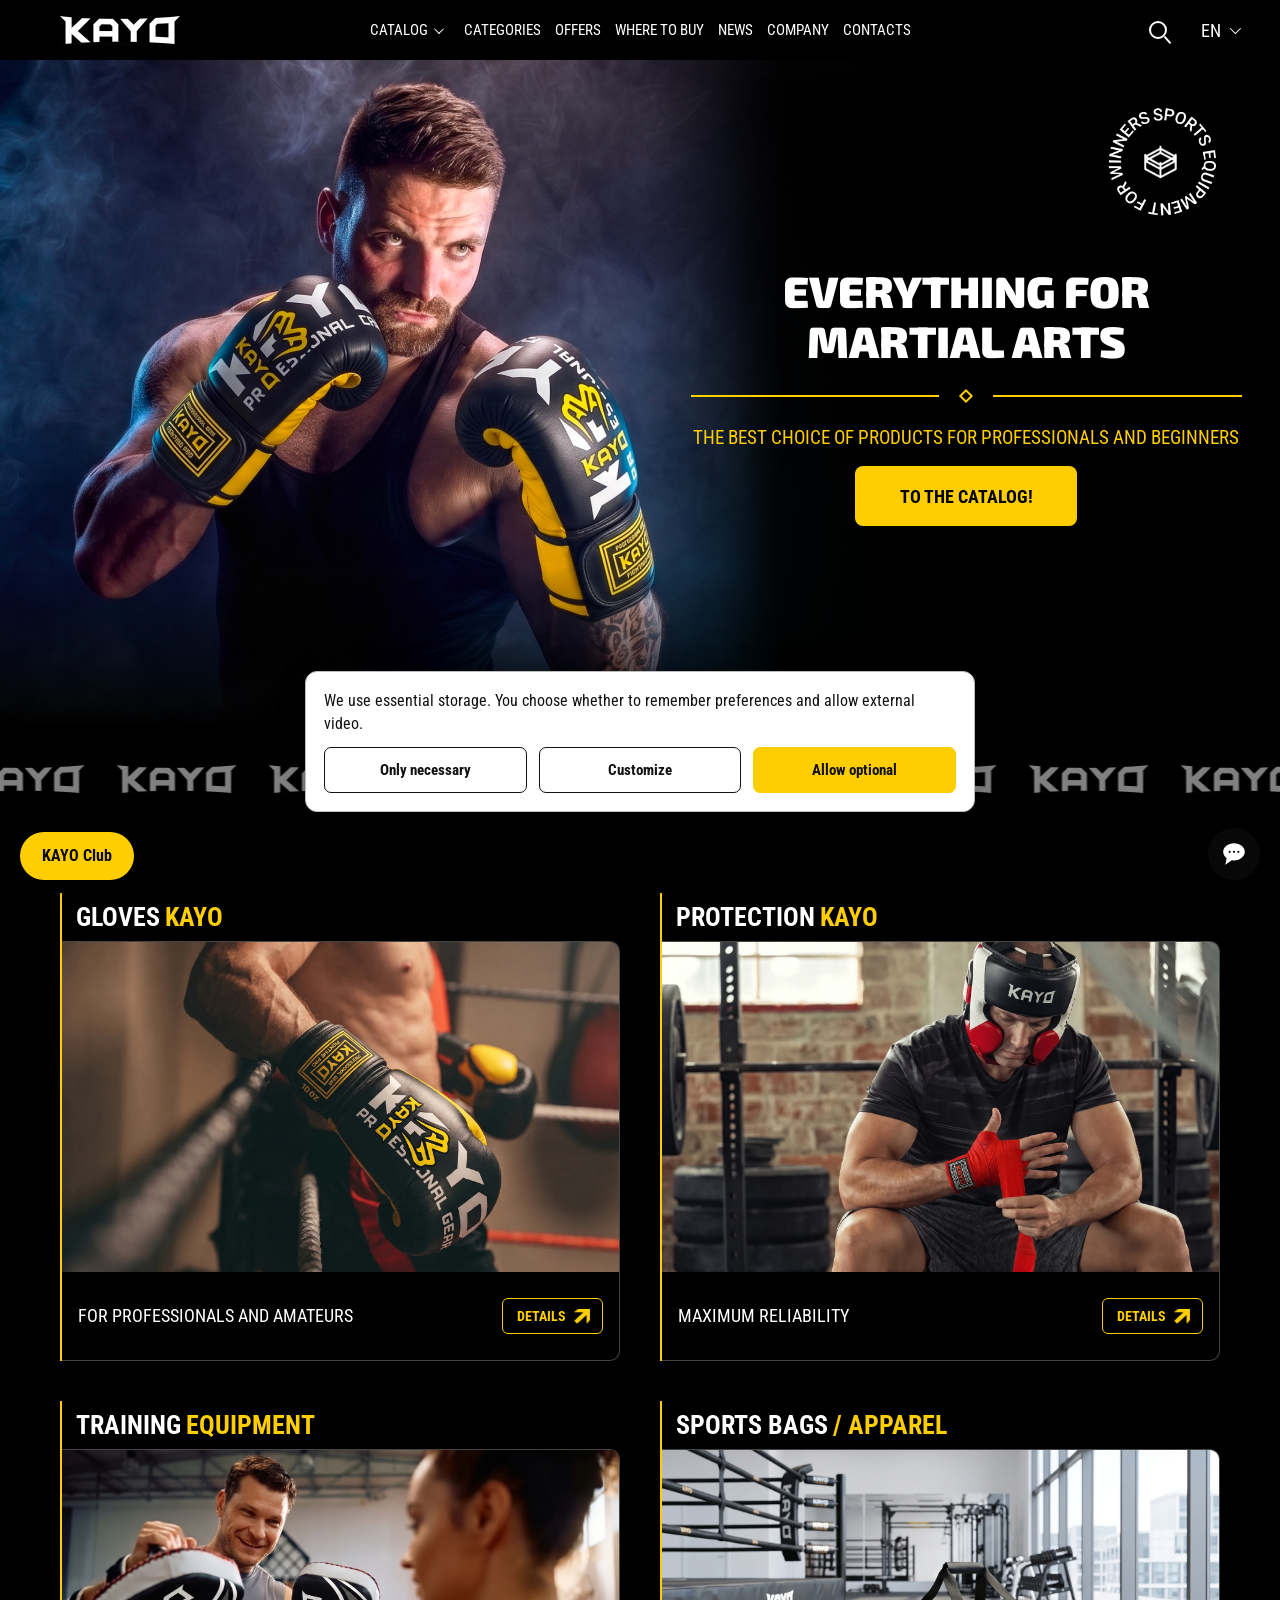
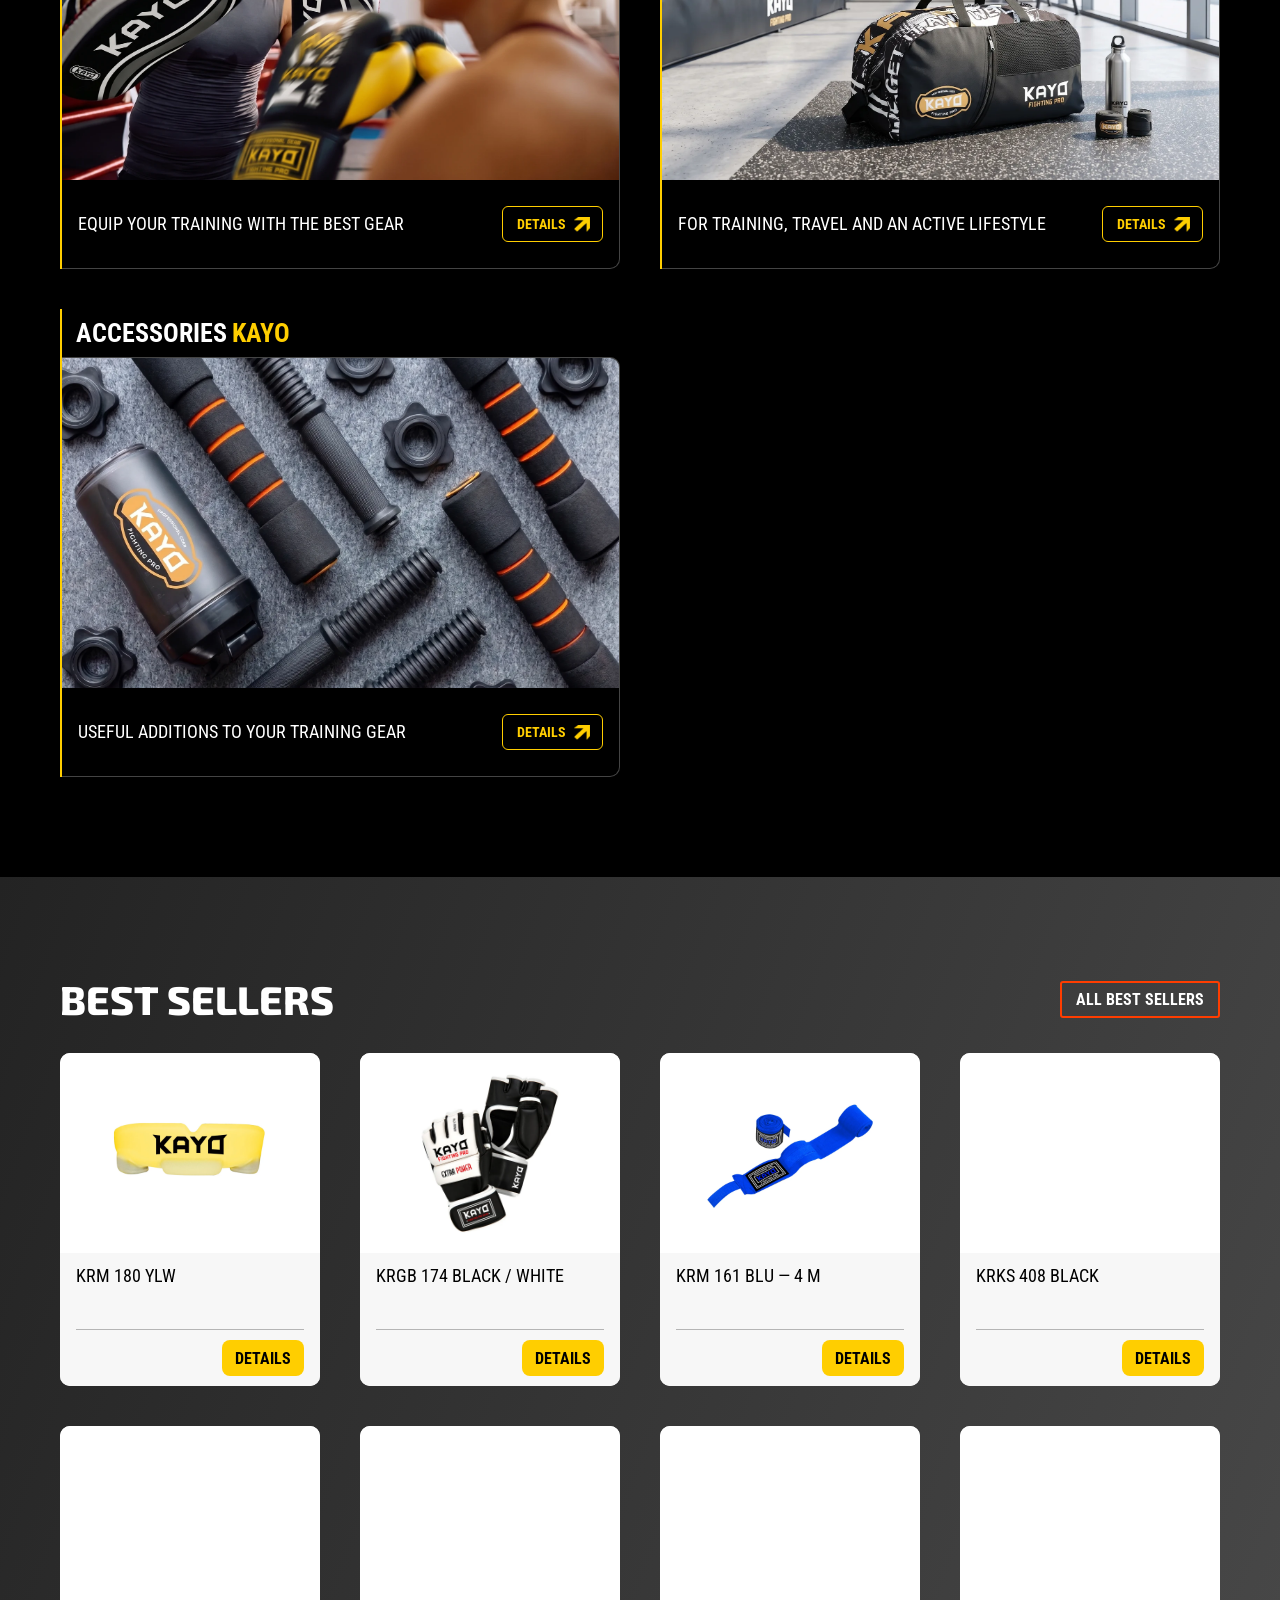
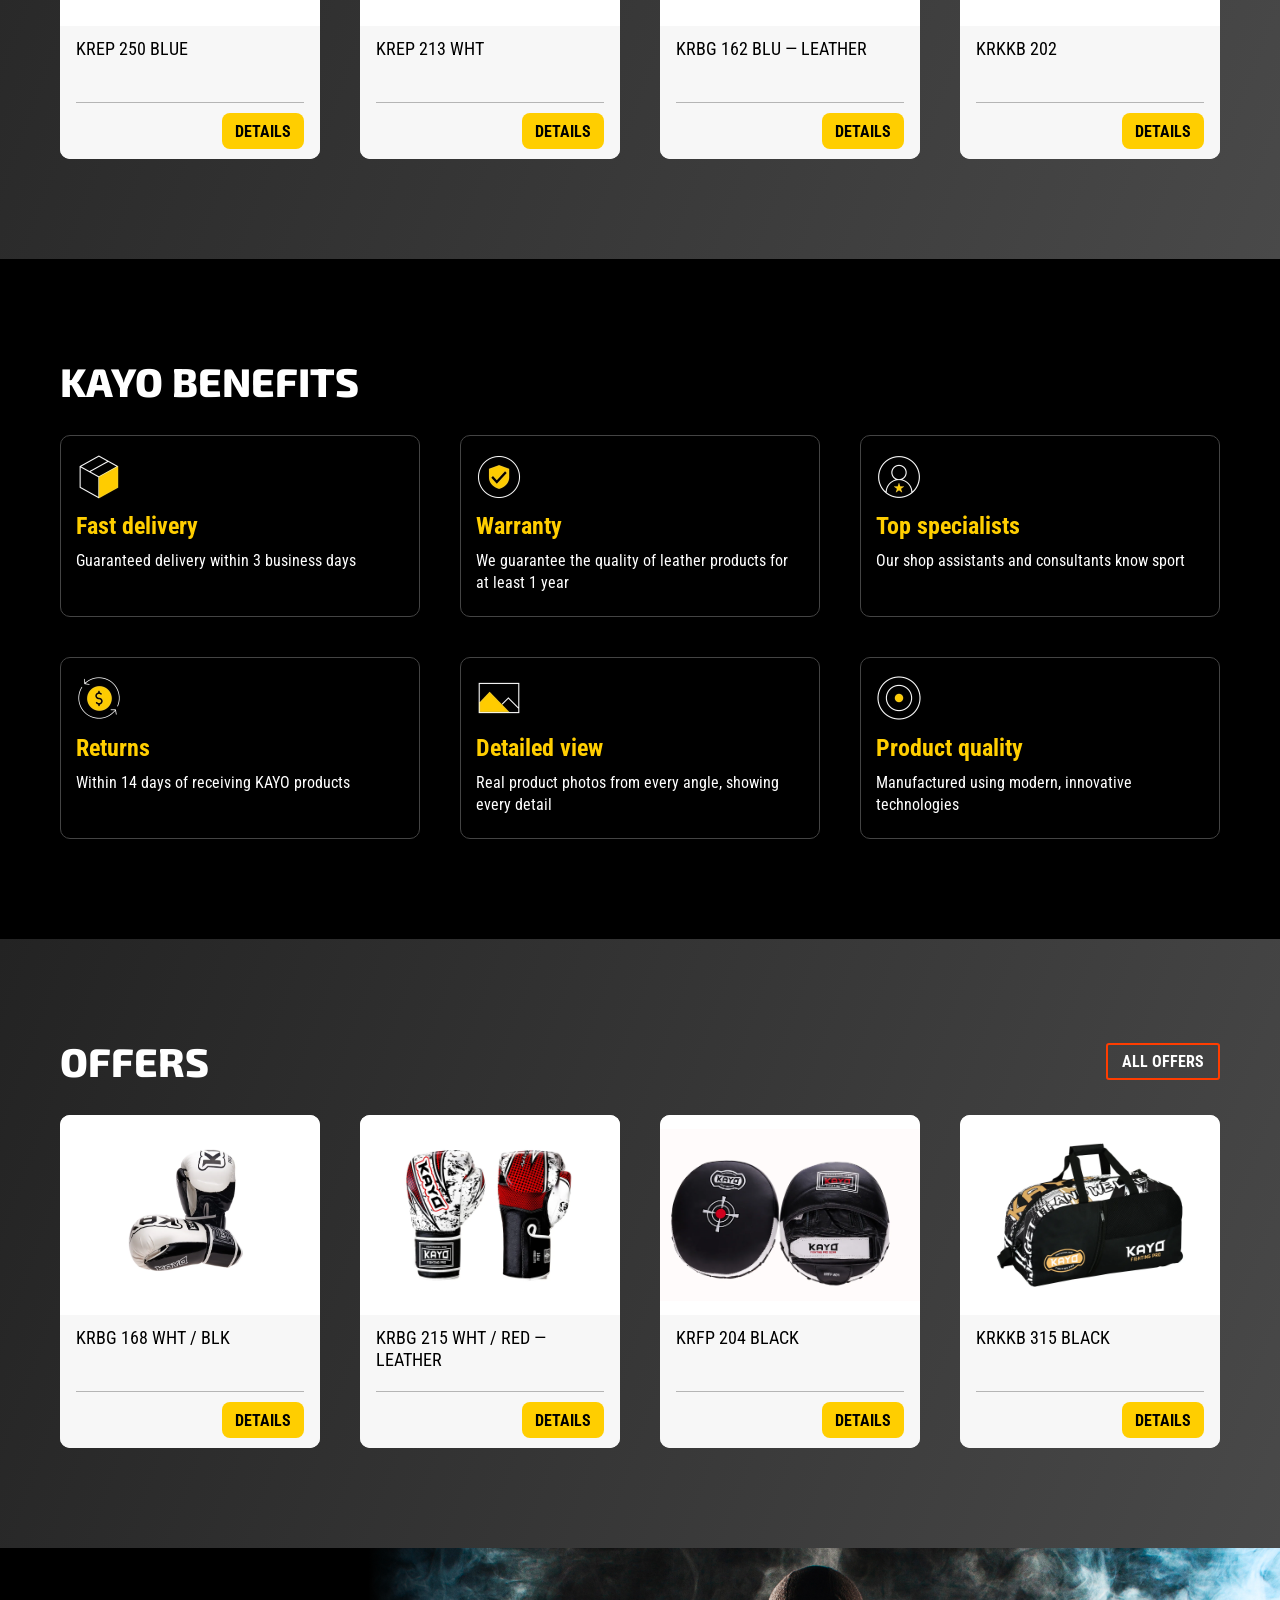
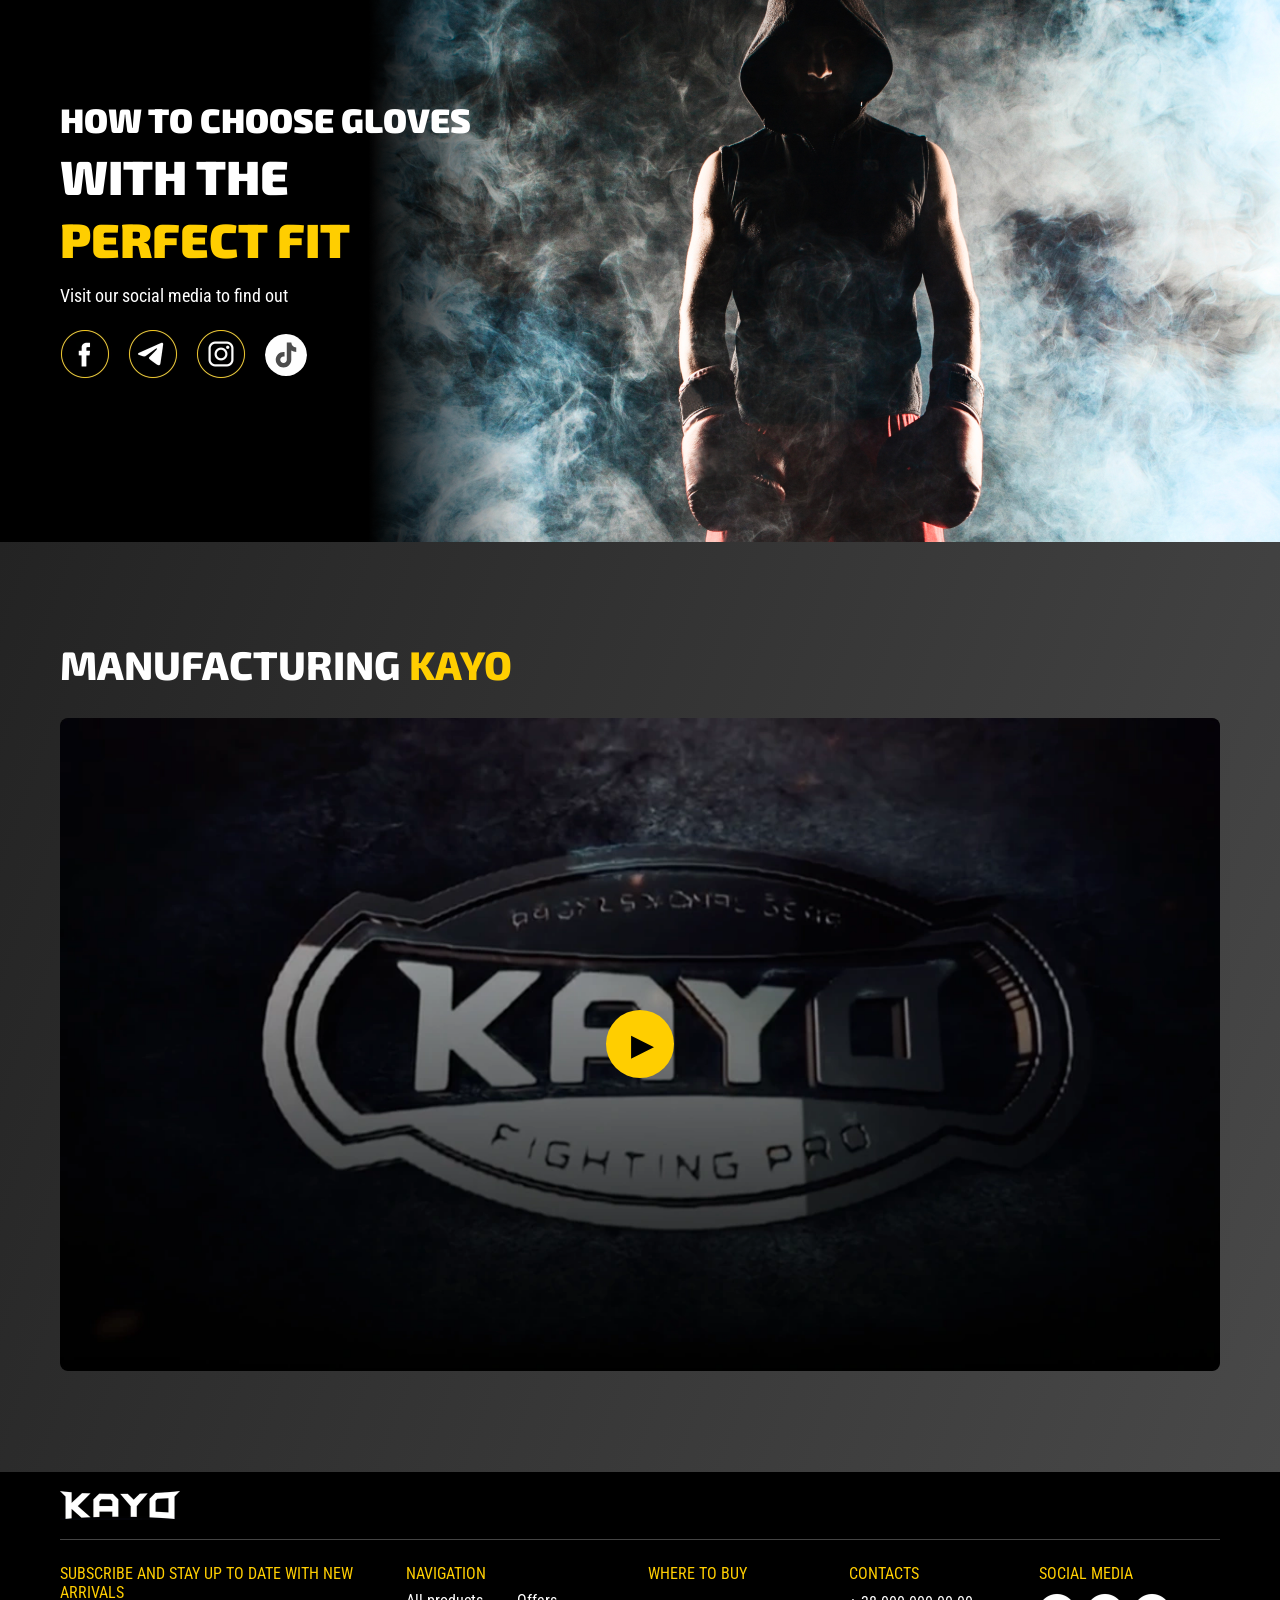
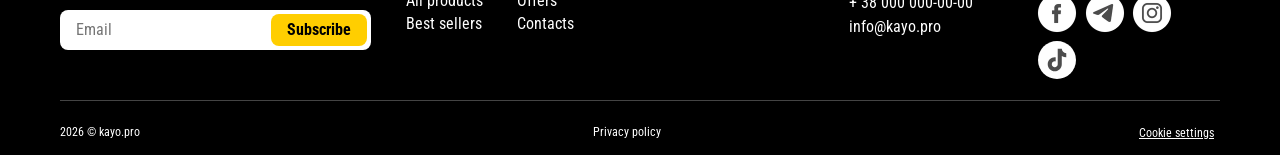
<file: index.html>
<!doctype html>
<html lang="en"><head><script src="locale-ui.js?v=5115b50db5d3" defer></script><script src="privacy-state.js?v=2c2a56d7a6fc"></script><link rel="stylesheet" href="engagement.css?v=67f8c4558168"><script src="engagement.js?v=6f5ba61784de" defer></script><script src="product-reviews.js?v=f380d6ae43c8" defer></script><meta charset="UTF-8"><meta name="viewport" content="width=device-width,initial-scale=1"><title>KAYO — Fighting Pro</title><meta name="description" content="The best choice of products for professionals and beginners"><link rel="icon" type="image/png" href="assets/favicon.png?v=20261013"><link rel="preload" as="image" href="assets/figma-hero-background-clean.webp" media="(min-width: 601px)" fetchpriority="high"><link rel="preload" as="image" href="assets/figma-hero-mobile-clean.webp" media="(max-width: 600px)" fetchpriority="high"><link rel="stylesheet" href="style.css?v=c7331d5a44cb"><link rel="stylesheet" href="catalog.css?v=24581563b95f"><link rel="stylesheet" href="catalog-gallery.css?v=372f46f04bf6"><link rel="stylesheet" href="video-player.css?v=272de3bd232c"></head><body>
<header><a href="index.html" class="brand"><img src="assets/logo.webp" alt="KAYO" width="120" height="30" decoding="async" fetchpriority="high"></a><nav><a href="catalog.html" data-t="catalog">CATALOG</a><a href="categories.html" data-t="categoriesNav">CATEGORIES</a><a href="offers.html" data-t="sales">OFFERS</a><a href="where-to-buy.html" data-t="whereNav">WHERE TO BUY</a><a href="news.html" data-t="newsNav">NEWS</a><a href="about.html" data-t="company">COMPANY</a><a href="contact.html" data-t="contacts">CONTACTS</a></nav><span class="search" aria-hidden="true"></span><label class="language"><span class="sr-only" data-t="language">Language</span><select id="language" aria-label="Language"><option>EN</option><option value="UK">UA</option><option>CS</option><option>PL</option><option>DE</option><option>FR</option><option>ES</option><option>RU</option></select></label><span class="hamburger" aria-hidden="true">☰</span></header>
  <main><section class="hero"><div class="ring-mark" aria-hidden="true"><img class="ring-text" decoding="async" src="assets/ring-text.png" alt=""><img class="ring-core" decoding="async" src="assets/ring-core.png" alt=""></div><div class="hero-copy"><h1><span data-t="hero1">EVERYTHING FOR</span><br><span data-t="hero2">MARTIAL ARTS</span></h1><div class="rule"><i></i></div><p data-t="heroSub">THE BEST CHOICE FOR PROFESSIONALS AND BEGINNERS</p><a class="yellow hero-cta" href="catalog.html" data-t="catalogCTA">TO CATALOG!</a></div><a href="#categories" class="down" aria-label="↓"></a></section>
<div class="marquee" aria-hidden="true"><div class="marquee-track"><div class="marquee-group"><img loading="lazy" decoding="async" src="assets/logo.webp" alt=""><img loading="lazy" decoding="async" src="assets/logo.webp" alt=""><img loading="lazy" decoding="async" src="assets/logo.webp" alt=""><img loading="lazy" decoding="async" src="assets/logo.webp" alt=""><img loading="lazy" decoding="async" src="assets/logo.webp" alt=""><img loading="lazy" decoding="async" src="assets/logo.webp" alt=""><img loading="lazy" decoding="async" src="assets/logo.webp" alt=""><img loading="lazy" decoding="async" src="assets/logo.webp" alt=""><img loading="lazy" decoding="async" src="assets/logo.webp" alt=""><img loading="lazy" decoding="async" src="assets/logo.webp" alt=""><img loading="lazy" decoding="async" src="assets/logo.webp" alt=""><img loading="lazy" decoding="async" src="assets/logo.webp" alt=""></div><div class="marquee-group"><img loading="lazy" decoding="async" src="assets/logo.webp" alt=""><img loading="lazy" decoding="async" src="assets/logo.webp" alt=""><img loading="lazy" decoding="async" src="assets/logo.webp" alt=""><img loading="lazy" decoding="async" src="assets/logo.webp" alt=""><img loading="lazy" decoding="async" src="assets/logo.webp" alt=""><img loading="lazy" decoding="async" src="assets/logo.webp" alt=""><img loading="lazy" decoding="async" src="assets/logo.webp" alt=""><img loading="lazy" decoding="async" src="assets/logo.webp" alt=""><img loading="lazy" decoding="async" src="assets/logo.webp" alt=""><img loading="lazy" decoding="async" src="assets/logo.webp" alt=""><img loading="lazy" decoding="async" src="assets/logo.webp" alt=""><img loading="lazy" decoding="async" src="assets/logo.webp" alt=""></div></div></div><section id="categories" class="categories wrap"><a class="category" id="category-gloves" href="category-gloves.html"><h3><span>Gloves</span><em>KAYO</em></h3><div class="category-body"><picture><source media="(max-width:600px)" srcset="assets/category-gloves-promo-mobile.webp"><img loading="lazy" decoding="async" src="assets/category-gloves-promo.webp" alt=""></picture><div class="category-copy"><p>For professionals and amateurs</p><span class="category-cta">Details</span></div></div></a><a class="category" id="category-protection" href="category-protection.html"><h3><span>Protection</span><em>KAYO</em></h3><div class="category-body"><picture><source media="(max-width:600px)" srcset="assets/category-protection-promo-mobile.webp"><img loading="lazy" decoding="async" src="assets/category-protection-promo.webp" alt=""></picture><div class="category-copy"><p>Maximum reliability</p><span class="category-cta">Details</span></div></div></a><a class="category" id="category-equipment" href="category-equipment.html"><h3><span>Training</span><em>equipment</em></h3><div class="category-body"><picture><source media="(max-width:600px)" srcset="assets/category-equipment-promo-mobile.webp"><img loading="lazy" decoding="async" src="assets/category-equipment-promo.webp" alt=""></picture><div class="category-copy"><p>Equip your training with the best gear</p><span class="category-cta">Details</span></div></div></a><a class="category" id="category-bags" href="category-bags.html"><h3><span>Sports bags</span><em>/ apparel</em></h3><div class="category-body"><picture><source media="(max-width:600px)" srcset="assets/category-bags-promo-mobile.webp"><img loading="lazy" decoding="async" src="assets/category-bags-promo.webp" alt=""></picture><div class="category-copy"><p>For training, travel and an active lifestyle</p><span class="category-cta">Details</span></div></div></a><a class="category" id="category-accessories" href="category-accessories.html"><h3><span>Accessories</span><em>KAYO</em></h3><div class="category-body"><picture><source media="(max-width:600px)" srcset="assets/category-accessories-promo-mobile-20261014.webp"><img loading="lazy" decoding="async" src="assets/category-accessories-promo-20261014.webp" alt=""></picture><div class="category-copy"><p>Useful additions to your training gear</p><span class="category-cta">Details</span></div></div></a></section>
<section id="hits" class="products gradient"><div class="wrap"><div class="section-heading"><h2 data-t="hits">Best sellers</h2><a class="outline" href="hits.html" data-t="allHits">All best sellers</a></div><div class="product-grid" id="hit-cards" tabindex="0"><article class="product"><img loading="lazy" decoding="async" src="assets/product-0.webp" alt=""><div class="product-info"><p>KAYO yellow mouthguard</p><div class="product-action"><a class="yellow" href="catalog.html?product=catalog-protection-krm-180-ylw#protection">Details</a></div></div></article><article class="product"><img loading="lazy" decoding="async" src="assets/product-1.webp" alt=""><div class="product-info"><p>MMA, hand-to-hand, synthetic leather</p><div class="product-action"><a class="yellow" href="catalog.html?product=catalog-gloves-krgb-174-blk-wht-mma#gloves">Details</a></div></div></article><article class="product"><img loading="lazy" decoding="async" src="assets/product-2.webp" alt=""><div class="product-info"><p>Blue cotton boxing hand wraps</p><div class="product-action"><a class="yellow" href="catalog.html?product=catalog-protection-krm-161-blu#protection">Details</a></div></div></article><article class="product"><img loading="lazy" decoding="async" src="assets/product-3.webp" alt=""><div class="product-info"><p>Black synthetic leather kick pad</p><div class="product-action"><a class="yellow" href="catalog.html?product=catalog-equipment-krks-408#equipment">Details</a></div></div></article><article class="product"><img loading="lazy" decoding="async" src="assets/product-4.webp" alt=""><div class="product-info"><p>Blue shin and instep guards</p><div class="product-action"><a class="yellow" href="catalog.html?product=catalog-protection-krep-250-blue#protection">Details</a></div></div></article><article class="product"><img loading="lazy" decoding="async" src="assets/product-5.webp" alt=""><div class="product-info"><p>Groin guard for taekwondo</p><div class="product-action"><a class="yellow" href="catalog.html?product=catalog-protection-krep-213-wht#protection">Details</a></div></div></article><article class="product"><img loading="lazy" decoding="async" src="assets/product-6.webp" alt=""><div class="product-info"><p>Competition boxing gloves</p><div class="product-action"><a class="yellow" href="catalog.html?product=catalog-gloves-krbg-162-blu-leather#gloves">Details</a></div></div></article><article class="product"><img loading="lazy" decoding="async" src="assets/product-7.webp" alt=""><div class="product-info"><p>KAYO black backpack</p><div class="product-action"><a class="yellow" href="catalog.html?product=catalog-bags-krkkb-202#bags">Details</a></div></div></article></div></div></section>
<section class="benefits wrap"><h2 data-t="benefits">KAYO benefits</h2><div class="benefit-grid" tabindex="0"><article class="benefit"><img loading="lazy" decoding="async" src="assets/benefit-0.webp" alt=""><h3>Fast delivery</h3><p>Guaranteed delivery within 3 business days</p></article><article class="benefit"><img loading="lazy" decoding="async" src="assets/benefit-1.webp" alt=""><h3>Warranty</h3><p>We guarantee the quality of leather products for at least 1 year</p></article><article class="benefit"><img loading="lazy" decoding="async" src="assets/benefit-2.webp" alt=""><h3>Top specialists</h3><p>Our shop assistants and consultants know sport</p></article><article class="benefit"><img loading="lazy" decoding="async" src="assets/benefit-3.webp" alt=""><h3>Returns</h3><p>Within 14 days of receiving KAYO products</p></article><article class="benefit"><img loading="lazy" decoding="async" src="assets/benefit-4.webp" alt=""><h3>Detailed view</h3><p>Real product photos from every angle, showing every detail</p></article><article class="benefit"><img loading="lazy" decoding="async" src="assets/benefit-5.webp" alt=""><h3>Product quality</h3><p>Manufactured using modern, innovative technologies</p></article></div></section>
<section id="sales" class="products gradient"><div class="wrap"><div class="section-heading"><h2 data-t="sales">Offers</h2><a class="outline" href="offers.html" data-t="allSales">All offers</a></div><div class="product-grid" id="sale-cards" tabindex="0"><article class="product"><img loading="lazy" decoding="async" src="assets/catalog-gloves/krbg-168-wht-blk.webp" alt="KRBG 168 WHT / BLK"><div class="product-info"><p>KRBG 168 WHT / BLK</p><div class="product-action"><a class="yellow" href="catalog.html?product=catalog-gloves-krbg-168-wht-blk#gloves">Details</a></div></div></article><article class="product"><img loading="lazy" decoding="async" src="assets/catalog-gloves/krbg-215-wht-red-leather.webp" alt="KRBG 215 WHT / RED — LEATHER"><div class="product-info"><p>KRBG 215 WHT / RED — LEATHER</p><div class="product-action"><a class="yellow" href="catalog.html?product=catalog-gloves-krbg-215-wht-red-leather#gloves">Details</a></div></div></article><article class="product"><img loading="lazy" decoding="async" src="assets/catalog-equipment/krfp-204.webp" alt="KRFP 204 BLACK"><div class="product-info"><p>KRFP 204 BLACK</p><div class="product-action"><a class="yellow" href="catalog.html?product=catalog-equipment-krfp-204#equipment">Details</a></div></div></article><article class="product"><img loading="lazy" decoding="async" src="assets/catalog-bags/krkkb-315.webp" alt="KRKKB 315 BLACK"><div class="product-info"><p>KRKKB 315 BLACK</p><div class="product-action"><a class="yellow" href="catalog.html?product=catalog-bags-krkkb-315#bags">Details</a></div></div></article></div></div></section>
<section class="story"><div class="story-copy"><h2><span data-t="story1">How to choose gloves</span><br><span data-t="story2">with the</span><br><em data-t="story3">perfect fit</em></h2><p data-t="storySub">Visit our social media to find out</p><div class="story-social"><picture><source media="(max-width:600px)" srcset="assets/social-mobile.webp"><img loading="lazy" decoding="async" src="assets/social.webp" alt="Facebook · Telegram · Instagram"></picture><span class="story-social-icon story-social-icon--facebook" aria-hidden="true"></span><span class="story-social-icon story-social-icon--telegram" aria-hidden="true"></span><span class="story-social-icon story-social-icon--instagram" aria-hidden="true"></span></div></div></section>
<section id="production" class="production gradient"><div class="wrap"><h2><span data-t="production">Manufacturing</span> <em>KAYO</em></h2><div class="video video-player" data-video-slot="video-home" data-video-id="geaH8hMBwRk"><img loading="lazy" decoding="async" src="assets/video.webp" alt=""><button type="button" class="video-play" data-video-play aria-label="Play video"><span aria-hidden="true">▶</span></button></div></div></section></main>
<footer class="wrap" id="contacts"><div class="footer-top"><picture><source media="(max-width:600px)" srcset="assets/footer-logo.webp"><img loading="lazy" decoding="async" src="assets/logo.webp" alt="KAYO"></picture></div><div class="footer-main"><div class="subscribe"><p data-t="subscribeTitle">Subscribe and stay up to date with new arrivals</p><div class="email"><input type="email" data-placeholder="email" aria-label="Email"><button type="button" class="yellow" disabled data-t="subscribe">Subscribe</button></div></div><div class="footer-nav"><h3 data-t="navigation">Navigation</h3><div><a href="catalog.html" data-t="allProducts">All products</a><a href="offers.html" data-t="sales">OFFERS</a><a href="hits.html" data-t="hits">Best sellers</a><a href="contact.html" data-t="contacts">CONTACTS</a></div></div><div class="where"><h3><a href="where-to-buy.html" data-t="whereNav">Where to buy</a></h3></div><div class="contact"><h3><a href="contact.html" data-t="contacts">Contacts</a></h3><p>+ 38 000 000-00-00<br>info@kayo.pro</p></div><div class="social-footer"><h3 data-t="social">Social media</h3><img loading="lazy" decoding="async" src="assets/social-footer.webp" alt="Facebook · Telegram · Instagram"></div></div><div class="footer-bottom"><span>2026 © kayo.pro</span><span data-t="privacy">Privacy policy</span></div></footer><script defer src="offers-data.js?v=32c1d04781d4"></script><script defer src="featured-data.js?v=bbad53cd2802"></script><script src="cms-data.js?v=25b12fa144ea"></script><script defer src="app.js?v=d40434105bb4"></script><script defer src="catalog-gallery.js?v=bbbc2aff8510"></script><script defer src="catalog-gallery-ui.js?v=e16601242ce8"></script><script defer src="catalog-size-chart.js?v=791f06904057"></script><script defer src="catalog.js?v=9540d2b60c26"></script><script defer src="navigation.js?v=77cbdcaabe3d"></script><script defer src="video-player.js?v=dce83eccdc7a"></script></body></html>
</file>
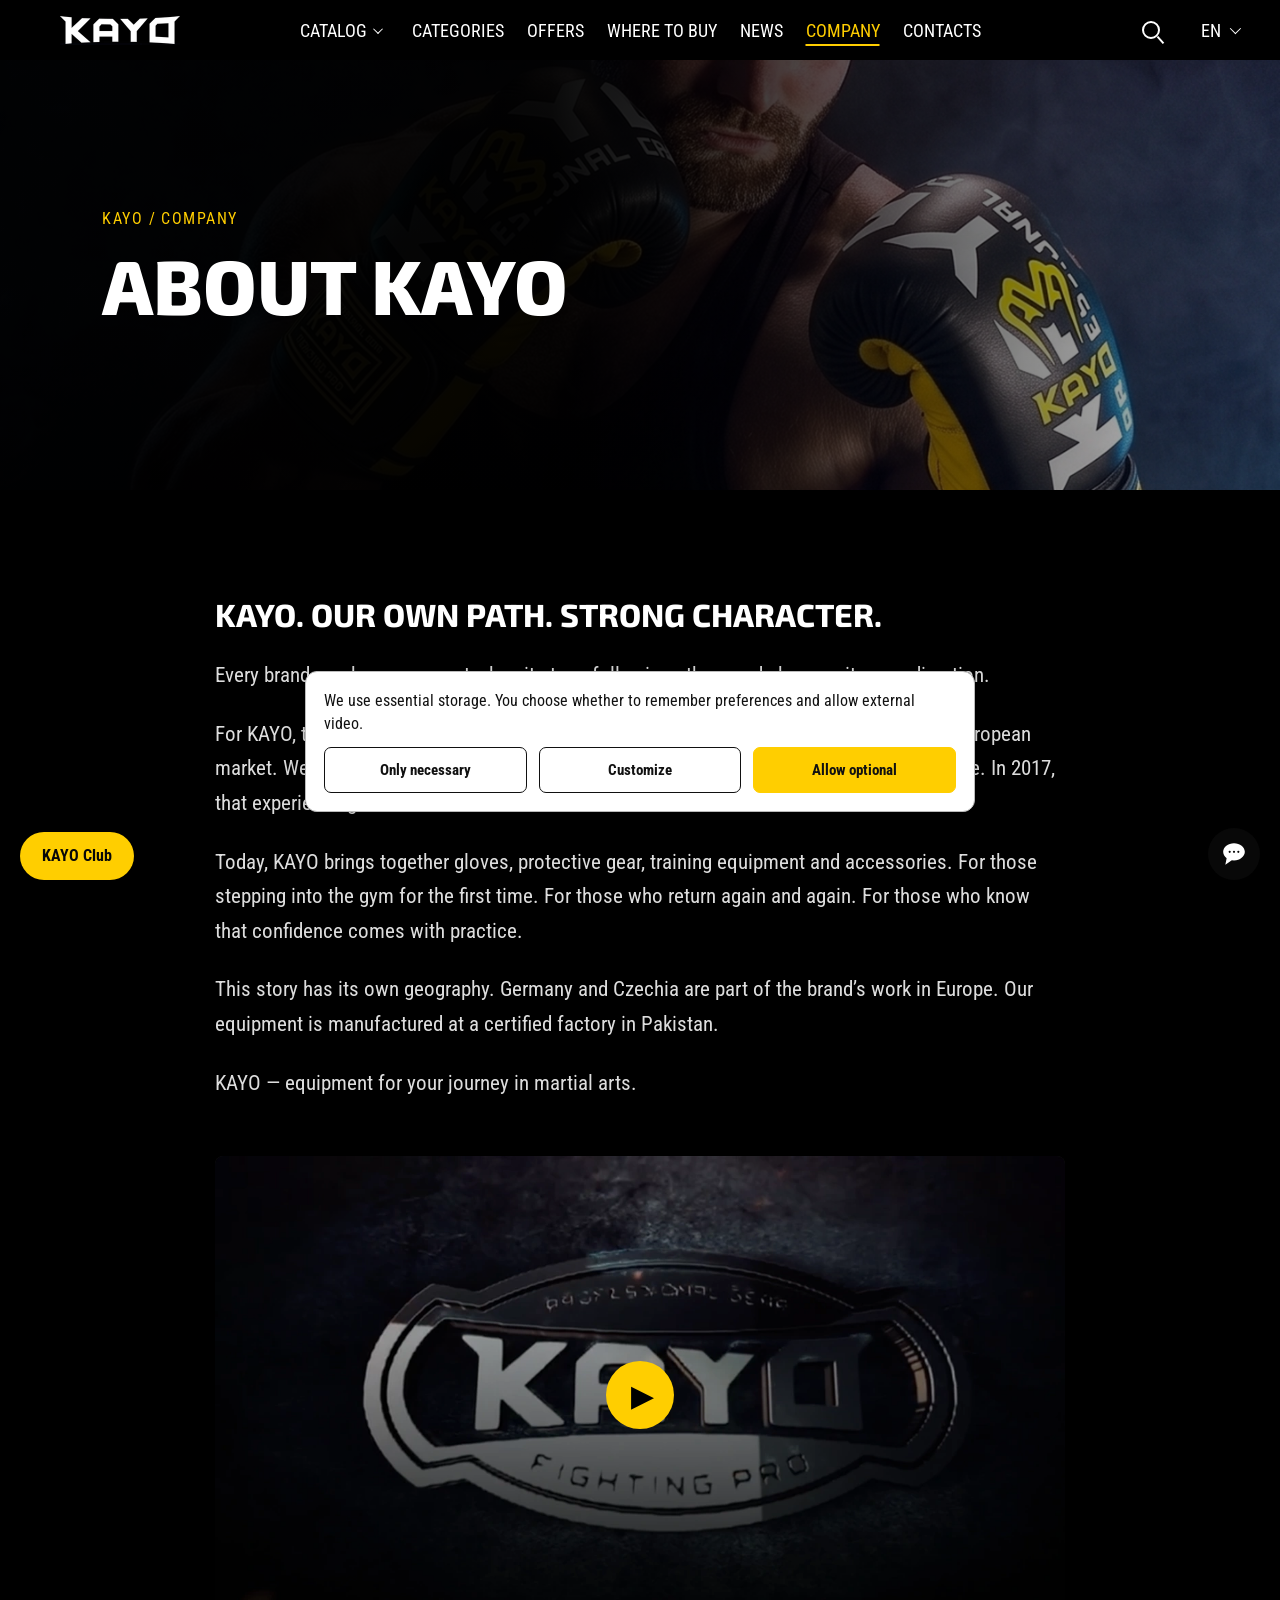
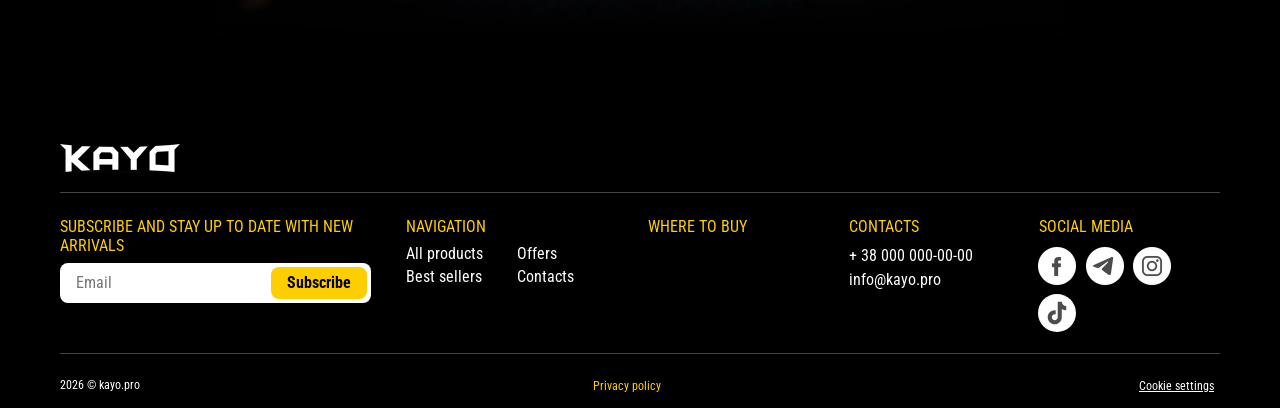
<file: about.html>
<!doctype html><html lang="en"><head><script src="locale-ui.js?v=5115b50db5d3" defer></script><script src="privacy-state.js?v=2c2a56d7a6fc"></script><link rel="stylesheet" href="engagement.css?v=67f8c4558168"><script src="engagement.js?v=6f5ba61784de" defer></script><script src="product-reviews.js?v=f380d6ae43c8" defer></script><meta charset="UTF-8"><meta name="viewport" content="width=device-width,initial-scale=1"><title>KAYO — About</title><link rel="icon" type="image/png" href="assets/favicon.png?v=20261013"><link rel="stylesheet" href="style.css?v=c7331d5a44cb"><link rel="stylesheet" href="pages.css?v=0cd47772b9a2"><link rel="stylesheet" href="shell-lock.css?v=739a13378e46"><link rel="stylesheet" href="video-player.css?v=272de3bd232c"></head><body data-page="about"><script src="cms-data.js?v=25b12fa144ea"></script><script src="page-shell.js?v=8d81408266eb"></script><script src="navigation.js?v=77cbdcaabe3d"></script><script defer src="video-player.js?v=dce83eccdc7a"></script></body></html>
</file>
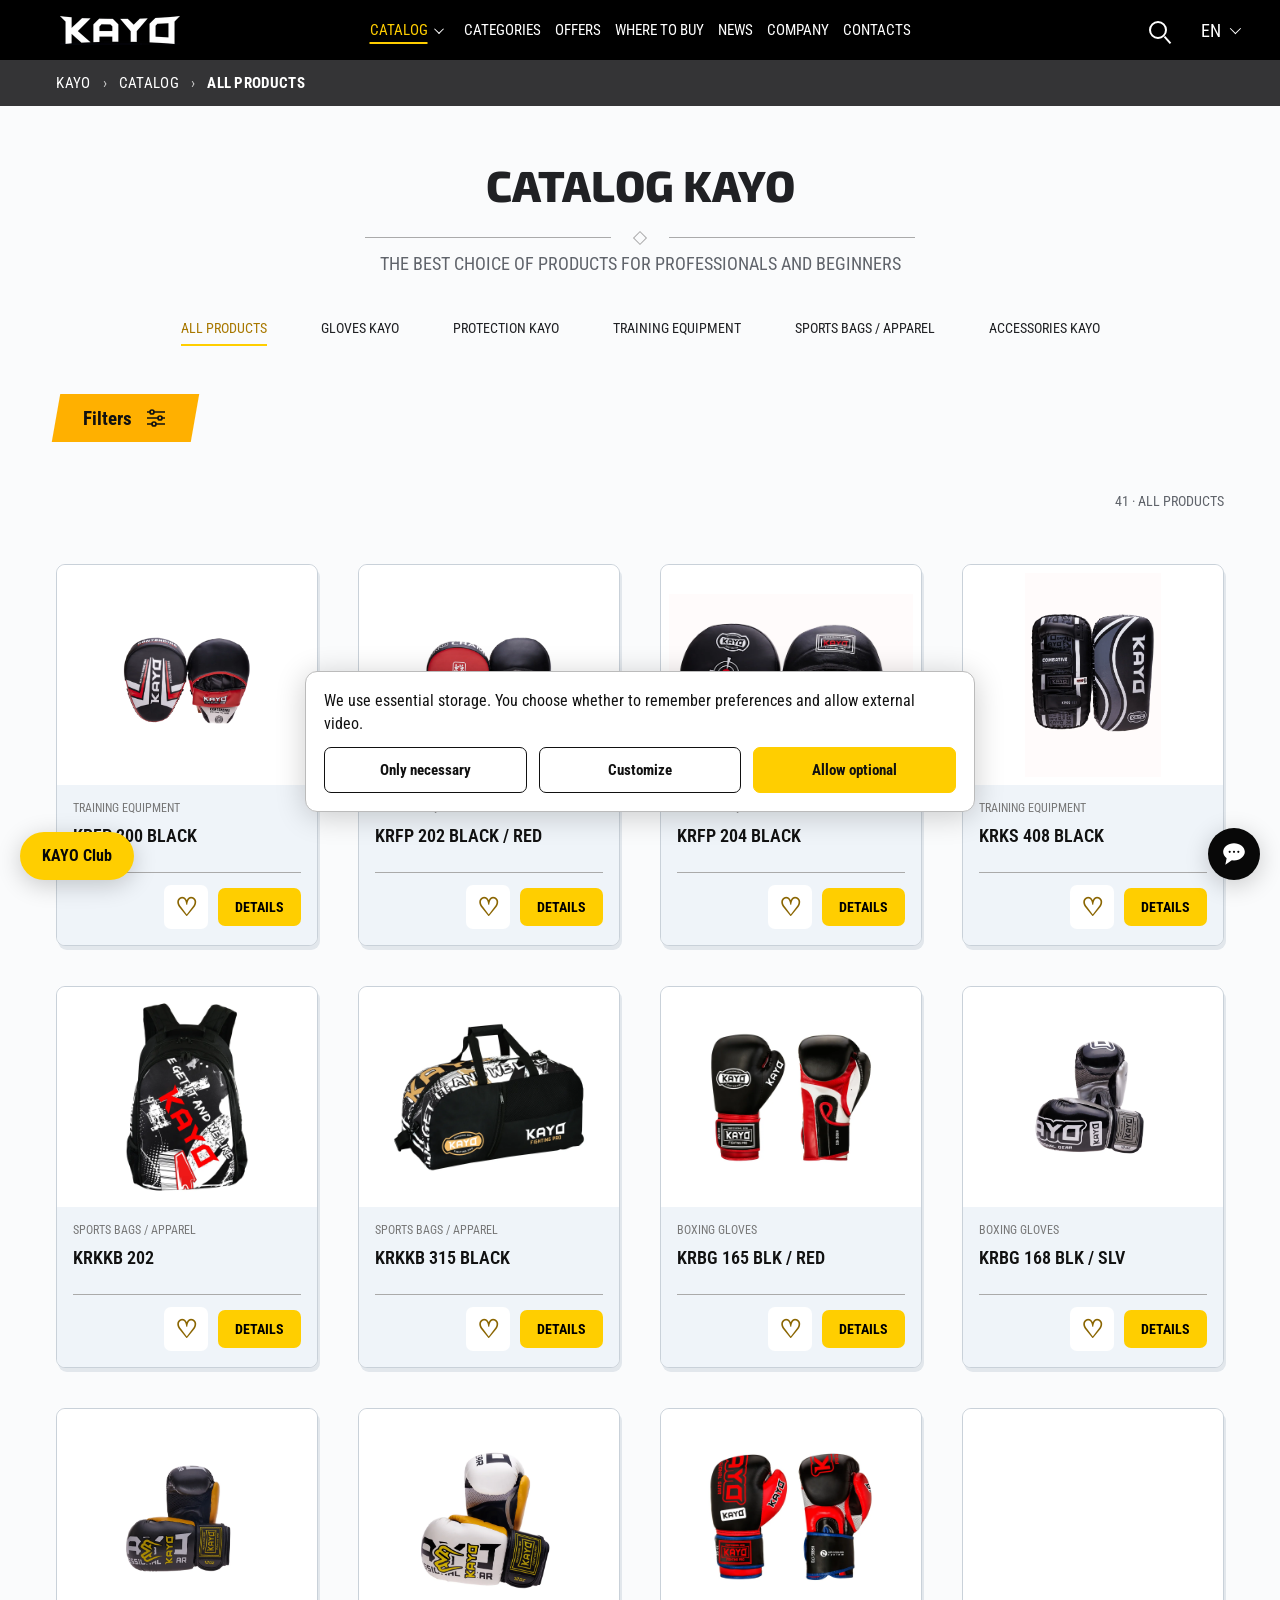
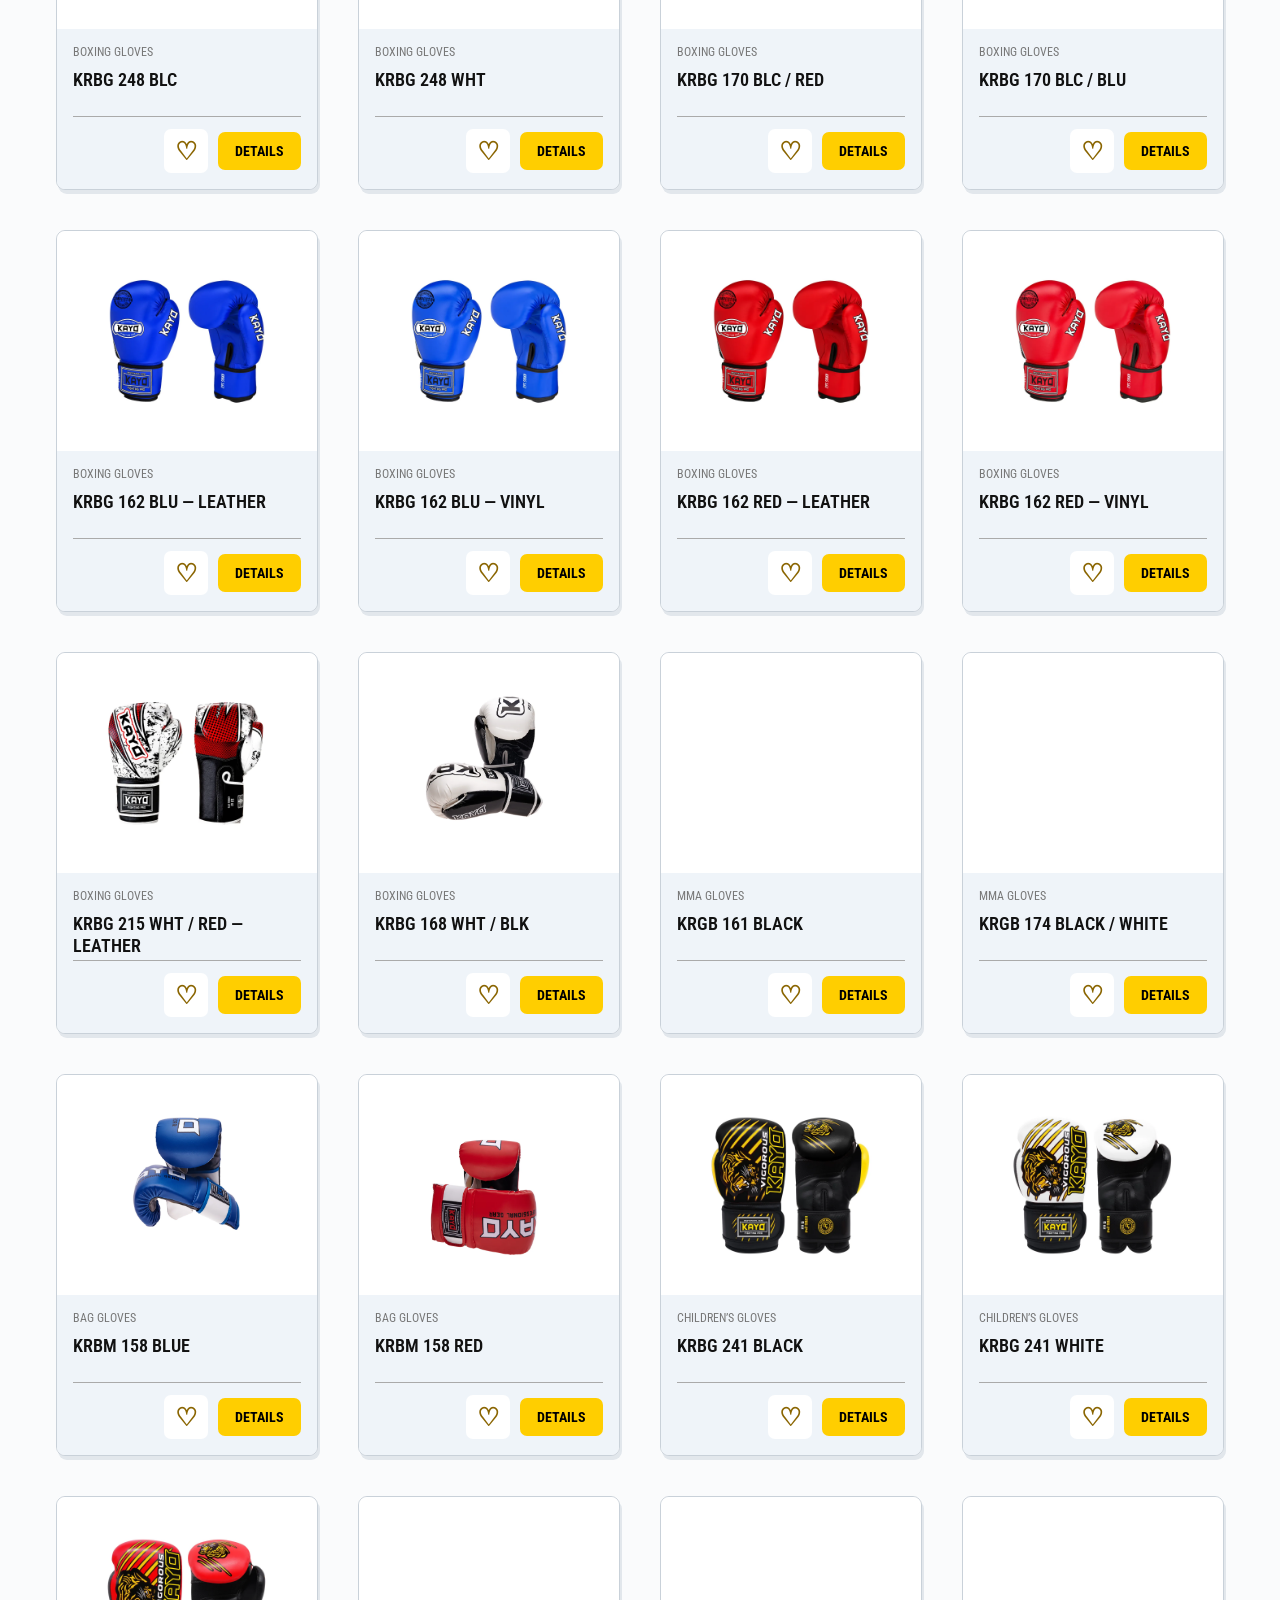
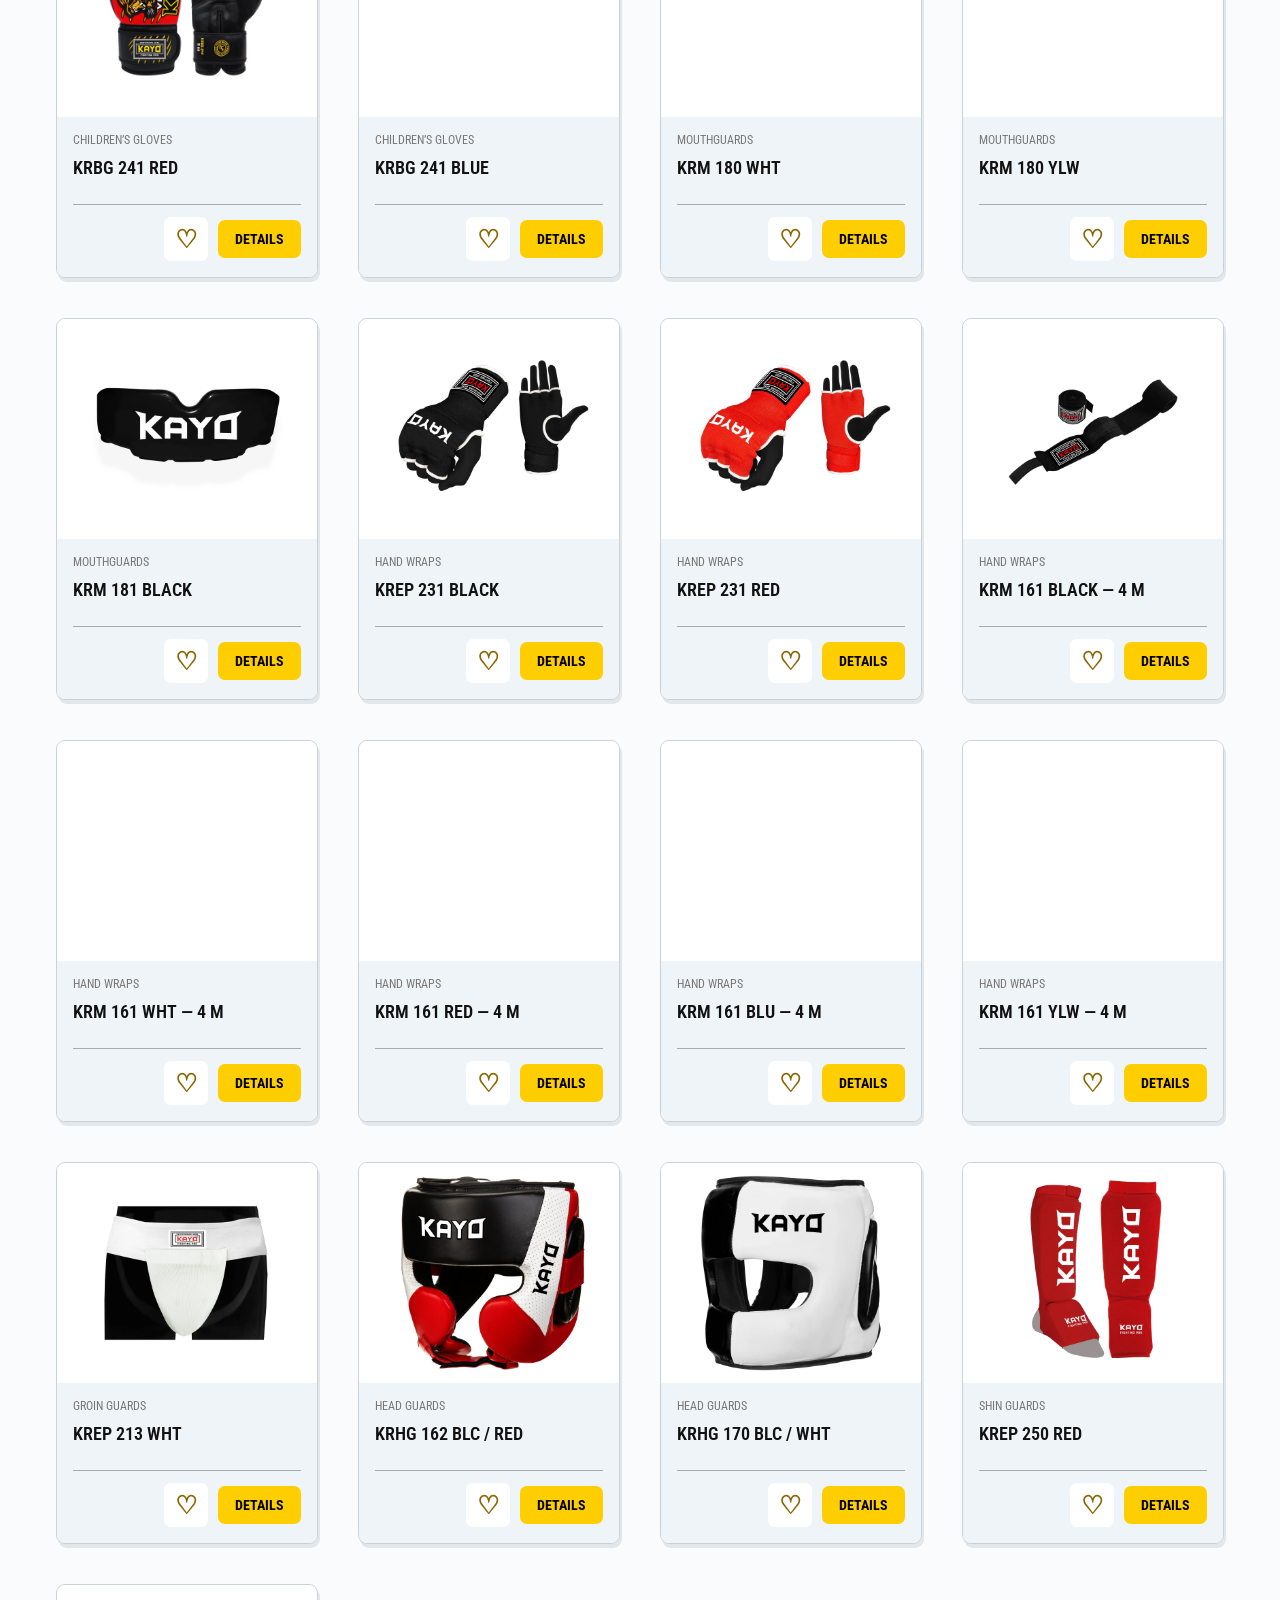
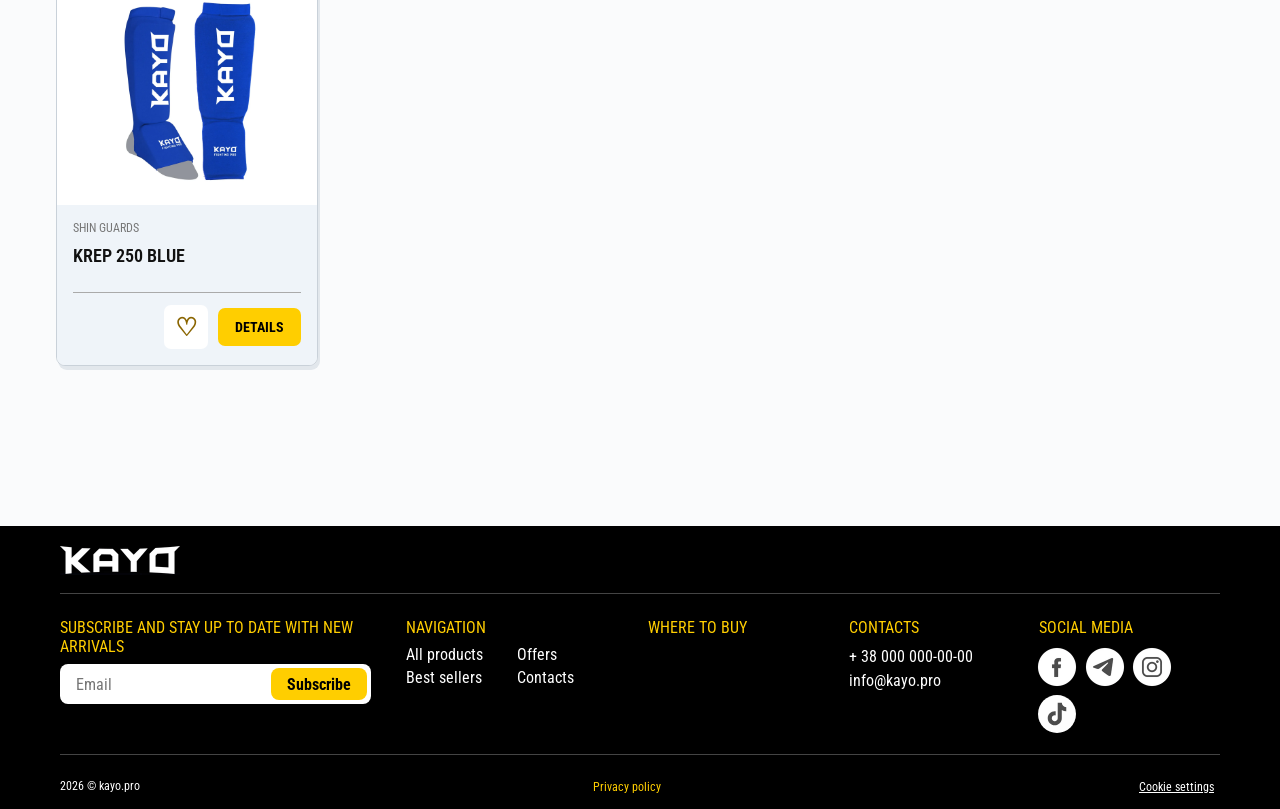
<file: catalog.html>
<!doctype html>
<html lang="en"><head><script src="locale-ui.js?v=5115b50db5d3" defer></script><script src="privacy-state.js?v=2c2a56d7a6fc"></script><link rel="stylesheet" href="engagement.css?v=67f8c4558168"><script src="engagement.js?v=6f5ba61784de" defer></script><script src="product-reviews.js?v=f380d6ae43c8" defer></script><meta charset="UTF-8"><meta name="viewport" content="width=device-width,initial-scale=1"><title>Catalog — KAYO</title><link rel="icon" type="image/png" href="assets/favicon.png?v=20261013"><script>document.documentElement.dataset.catalogInitialSection=({kids:'gloves'})[location.hash.slice(1)]||['gloves','protection','equipment','bags','accessories'].find(section=>location.hash.slice(1)===section||location.hash.slice(1).startsWith(section+'-'))||'';</script><link rel="stylesheet" href="style.css?v=c7331d5a44cb"><link rel="stylesheet" href="catalog.css?v=24581563b95f"><link rel="stylesheet" href="catalog-gallery.css?v=372f46f04bf6"></head><body class="catalog-body">
<header><a href="index.html" class="brand"><img src="assets/logo.webp" alt="KAYO" width="120" height="30"></a><nav><a href="catalog.html" data-t="catalog">CATALOG</a><a href="categories.html" data-t="categoriesNav">CATEGORIES</a><a href="offers.html" data-t="sales">OFFERS</a><a href="where-to-buy.html" data-t="whereNav">WHERE TO BUY</a><a href="news.html" data-t="newsNav">NEWS</a><a href="about.html" data-t="company">COMPANY</a><a href="contact.html" data-t="contacts">CONTACTS</a></nav><span class="search" aria-hidden="true"></span><label class="language"><span class="sr-only" data-t="language">Language</span><select id="language" aria-label="Language"><option>EN</option><option value="UK">UA</option><option>CS</option><option>PL</option><option>DE</option><option>FR</option><option>ES</option><option>RU</option></select></label><span class="hamburger" aria-hidden="true">☰</span></header>
<main><div class="catalog-breadcrumb"><a href="index.html">KAYO</a><span>›</span><a href="catalog.html" data-t="catalog">CATALOG</a><span>›</span><b data-catalog-current>All products</b></div><section class="catalog-page"><div class="catalog-inner"><div class="catalog-heading"><h1 data-catalog-title>Catalog KAYO</h1><div class="catalog-rule"><i></i></div><p data-catalog-description>The best choice of products for professionals and beginners</p></div><nav class="catalog-tabs" aria-label="Catalog categories"><a href="catalog.html" class="active" aria-current="page">All products</a><a href="#gloves">Gloves KAYO</a><a href="#protection">Protection KAYO</a><a href="#equipment">Training equipment</a><a href="#bags">Sports bags / apparel</a><a href="#accessories">Accessories KAYO</a></nav><figure class="catalog-feature" data-catalog-feature="gloves-boxing" hidden><img src="assets/catalog-lifestyle/boxing-gloves-dscf7928.webp" alt="" decoding="async"></figure><figure class="catalog-feature" data-catalog-feature="gloves-mma" hidden><img src="assets/catalog-boxing-gloves-feature.webp" alt="" decoding="async"></figure><figure class="catalog-feature" data-catalog-feature="gloves-training" hidden><img src="assets/catalog-lifestyle/bag-gloves.webp" alt="" decoding="async"></figure><figure class="catalog-feature" data-catalog-feature="kids" hidden><img src="assets/catalog-lifestyle/kids-gloves.webp" alt="" decoding="async"></figure><figure class="catalog-feature catalog-feature--bags" data-catalog-feature="bags" hidden><img src="assets/catalog-lifestyle/apparel-shorts-person.webp" alt="" loading="lazy" decoding="async"><img src="assets/catalog-lifestyle/sports-duffel.webp" alt="" loading="lazy" decoding="async"></figure><figure class="catalog-feature" data-catalog-feature="protection-mouthguards" hidden><img src="assets/catalog-lifestyle/mouthguards.webp" alt="" decoding="async"></figure><figure class="catalog-feature" data-catalog-feature="protection-wraps" hidden><img src="assets/catalog-lifestyle/hand-wraps.webp" alt="" decoding="async"></figure><figure class="catalog-feature" data-catalog-feature="protection-groin" hidden><img src="assets/catalog-lifestyle/groin-guard.webp" alt="" decoding="async"></figure><figure class="catalog-feature" data-catalog-feature="protection-helmets" hidden><img src="assets/catalog-lifestyle/head-guard-person.webp" alt="" decoding="async"></figure><figure class="catalog-feature" data-catalog-feature="protection-shinguards" hidden><img src="assets/catalog-lifestyle/shin-guards.webp" alt="" decoding="async"></figure><figure class="catalog-feature" data-catalog-feature="equipment" hidden><img src="assets/catalog-lifestyle/training-equipment-coach.webp" alt="" decoding="async"></figure><nav class="catalog-subcategories" aria-label="Glove categories" hidden></nav><div class="catalog-toolbar"><span data-catalog-count>41 · All products</span></div><div class="catalog-grid"><article class="catalog-product" data-section="equipment" data-variants=""><img src="assets/catalog-equipment/krfp-200.webp" alt="KRFP 200 BLACK" loading="lazy" decoding="async"><div class="catalog-product-info"><p class="catalog-product-category">Training equipment</p><h2>KRFP 200 BLACK</h2><div class="catalog-product-action"><button type="button">Details</button></div></div></article><article class="catalog-product" data-section="equipment" data-variants=""><img src="assets/catalog-equipment/krfp-202.webp" alt="KRFP 202 BLACK / RED" loading="lazy" decoding="async"><div class="catalog-product-info"><p class="catalog-product-category">Training equipment</p><h2>KRFP 202 BLACK / RED</h2><div class="catalog-product-action"><button type="button">Details</button></div></div></article><article class="catalog-product" data-section="equipment" data-variants=""><img src="assets/catalog-equipment/krfp-204.webp" alt="KRFP 204 BLACK" loading="lazy" decoding="async"><div class="catalog-product-info"><p class="catalog-product-category">Training equipment</p><h2>KRFP 204 BLACK</h2><div class="catalog-product-action"><button type="button">Details</button></div></div></article><article class="catalog-product" data-section="equipment" data-variants=""><img src="assets/catalog-equipment/krks-408.webp" alt="KRKS 408 BLACK" loading="lazy" decoding="async"><div class="catalog-product-info"><p class="catalog-product-category">Training equipment</p><h2>KRKS 408 BLACK</h2><div class="catalog-product-action"><button type="button">Details</button></div></div></article><article class="catalog-product" data-section="bags" data-variants=""><img src="assets/catalog-bags/krkkb-202.webp" alt="KRKKB 202" loading="lazy" decoding="async"><div class="catalog-product-info"><p class="catalog-product-category">Sports bags / apparel</p><h2>KRKKB 202</h2><div class="catalog-product-action"><button type="button">Details</button></div></div></article><article class="catalog-product" data-section="bags" data-variants=""><img src="assets/catalog-bags/krkkb-315.webp" alt="KRKKB 315 BLACK" loading="lazy" decoding="async"><div class="catalog-product-info"><p class="catalog-product-category">Sports bags / apparel</p><h2>KRKKB 315 BLACK</h2><div class="catalog-product-action"><button type="button">Details</button></div></div></article><article class="catalog-product" data-section="gloves" data-variants="8 oz,10 oz,12 oz,14 oz,16 oz"><img src="assets/catalog-gloves/krbg-165-blk-red.webp" alt="KRBG 165 BLK / RED" loading="lazy" decoding="async"><div class="catalog-product-info"><p class="catalog-product-category">Gloves KAYO</p><h2>KRBG 165 BLK / RED</h2><div class="catalog-product-action"><button type="button">Details</button></div></div></article><article class="catalog-product" data-section="gloves" data-variants="8 oz,10 oz,12 oz,14 oz,16 oz"><img src="assets/catalog-gloves/krbg-168-blk-slv.webp" alt="KRBG 168 BLK / SLV" loading="lazy" decoding="async"><div class="catalog-product-info"><p class="catalog-product-category">Gloves KAYO</p><h2>KRBG 168 BLK / SLV</h2><div class="catalog-product-action"><button type="button">Details</button></div></div></article><article class="catalog-product" data-section="gloves" data-variants="8 oz,10 oz,12 oz,14 oz,16 oz"><img src="assets/catalog-gloves/krbg-248-blc.webp" alt="KRBG 248 BLC" loading="lazy" decoding="async"><div class="catalog-product-info"><p class="catalog-product-category">Gloves KAYO</p><h2>KRBG 248 BLC</h2><div class="catalog-product-action"><button type="button">Details</button></div></div></article><article class="catalog-product" data-section="gloves" data-variants="8 oz,10 oz,12 oz,14 oz,16 oz"><img src="assets/catalog-gloves/krbg-248-wht.webp" alt="KRBG 248 WHT" loading="lazy" decoding="async"><div class="catalog-product-info"><p class="catalog-product-category">Gloves KAYO</p><h2>KRBG 248 WHT</h2><div class="catalog-product-action"><button type="button">Details</button></div></div></article><article class="catalog-product" data-section="gloves" data-variants="8 oz,10 oz,12 oz,14 oz,16 oz"><img src="assets/catalog-gloves/krbg-170-blc-red.webp" alt="KRBG 170 BLC / RED" loading="lazy" decoding="async"><div class="catalog-product-info"><p class="catalog-product-category">Gloves KAYO</p><h2>KRBG 170 BLC / RED</h2><div class="catalog-product-action"><button type="button">Details</button></div></div></article><article class="catalog-product" data-section="gloves" data-variants="8 oz,10 oz,12 oz,14 oz,16 oz"><img src="assets/catalog-gloves/krbg-170-blc-blu.webp" alt="KRBG 170 BLC / BLU" loading="lazy" decoding="async"><div class="catalog-product-info"><p class="catalog-product-category">Gloves KAYO</p><h2>KRBG 170 BLC / BLU</h2><div class="catalog-product-action"><button type="button">Details</button></div></div></article><article class="catalog-product" data-section="gloves" data-variants="8 oz,10 oz,12 oz,14 oz,16 oz"><img src="assets/catalog-gloves/krbg-162-blu-leather.webp" alt="KRBG 162 BLU — LEATHER" loading="lazy" decoding="async"><div class="catalog-product-info"><p class="catalog-product-category">Gloves KAYO</p><h2>KRBG 162 BLU — LEATHER</h2><div class="catalog-product-action"><button type="button">Details</button></div></div></article><article class="catalog-product" data-section="gloves" data-variants="4 oz,6 oz,8 oz,10 oz,12 oz,14 oz,16 oz"><img src="assets/catalog-gloves/krbg-162-blu-vinyl.webp" alt="KRBG 162 BLU — VINYL" loading="lazy" decoding="async"><div class="catalog-product-info"><p class="catalog-product-category">Gloves KAYO</p><h2>KRBG 162 BLU — VINYL</h2><div class="catalog-product-action"><button type="button">Details</button></div></div></article><article class="catalog-product" data-section="gloves" data-variants="8 oz,10 oz,12 oz,14 oz,16 oz"><img src="assets/catalog-gloves/krbg-162-red-leather.webp" alt="KRBG 162 RED — LEATHER" loading="lazy" decoding="async"><div class="catalog-product-info"><p class="catalog-product-category">Gloves KAYO</p><h2>KRBG 162 RED — LEATHER</h2><div class="catalog-product-action"><button type="button">Details</button></div></div></article><article class="catalog-product" data-section="gloves" data-variants="4 oz,6 oz,8 oz,10 oz,12 oz,14 oz,16 oz"><img src="assets/catalog-gloves/krbg-162-red-vinyl.webp" alt="KRBG 162 RED — VINYL" loading="lazy" decoding="async"><div class="catalog-product-info"><p class="catalog-product-category">Gloves KAYO</p><h2>KRBG 162 RED — VINYL</h2><div class="catalog-product-action"><button type="button">Details</button></div></div></article><article class="catalog-product" data-section="gloves" data-variants="8 oz,10 oz,12 oz,14 oz,16 oz"><img src="assets/catalog-gloves/krbg-215-wht-red-leather.webp" alt="KRBG 215 WHT / RED — LEATHER" loading="lazy" decoding="async"><div class="catalog-product-info"><p class="catalog-product-category">Gloves KAYO</p><h2>KRBG 215 WHT / RED — LEATHER</h2><div class="catalog-product-action"><button type="button">Details</button></div></div></article><article class="catalog-product" data-section="gloves" data-variants="8 oz,10 oz,12 oz,14 oz,16 oz"><img src="assets/catalog-gloves/krbg-168-wht-blk.webp" alt="KRBG 168 WHT / BLK" loading="lazy" decoding="async"><div class="catalog-product-info"><p class="catalog-product-category">Gloves KAYO</p><h2>KRBG 168 WHT / BLK</h2><div class="catalog-product-action"><button type="button">Details</button></div></div></article><article class="catalog-product" data-section="gloves" data-variants="M,L,XL"><img src="assets/catalog-gloves/krgb-161-black-mma.webp" alt="KRGB 161 BLACK" loading="lazy" decoding="async"><div class="catalog-product-info"><p class="catalog-product-category">Gloves KAYO</p><h2>KRGB 161 BLACK</h2><div class="catalog-product-action"><button type="button">Details</button></div></div></article><article class="catalog-product" data-section="gloves" data-variants="M,L,XL"><img src="assets/catalog-gloves/krgb-174-blk-wht-mma.webp" alt="KRGB 174 BLACK / WHITE" loading="lazy" decoding="async"><div class="catalog-product-info"><p class="catalog-product-category">Gloves KAYO</p><h2>KRGB 174 BLACK / WHITE</h2><div class="catalog-product-action"><button type="button">Details</button></div></div></article><article class="catalog-product" data-section="gloves" data-variants="L"><img src="assets/catalog-gloves/krbm-158-blue-training.webp" alt="KRBM 158 BLUE" loading="lazy" decoding="async"><div class="catalog-product-info"><p class="catalog-product-category">Gloves KAYO</p><h2>KRBM 158 BLUE</h2><div class="catalog-product-action"><button type="button">Details</button></div></div></article><article class="catalog-product" data-section="gloves" data-variants="L"><img src="assets/catalog-gloves/krbm-158-red-training.webp" alt="KRBM 158 RED" loading="lazy" decoding="async"><div class="catalog-product-info"><p class="catalog-product-category">Gloves KAYO</p><h2>KRBM 158 RED</h2><div class="catalog-product-action"><button type="button">Details</button></div></div></article><article class="catalog-product" data-section="gloves" data-variants="4 oz,6 oz"><img src="assets/catalog-gloves/krbg-241-black-kids.webp" alt="KRBG 241 BLACK" loading="lazy" decoding="async"><div class="catalog-product-info"><p class="catalog-product-category">Gloves KAYO</p><h2>KRBG 241 BLACK</h2><div class="catalog-product-action"><button type="button">Details</button></div></div></article><article class="catalog-product" data-section="gloves" data-variants="4 oz,6 oz"><img src="assets/catalog-gloves/krbg-241-white-kids.webp" alt="KRBG 241 WHITE" loading="lazy" decoding="async"><div class="catalog-product-info"><p class="catalog-product-category">Gloves KAYO</p><h2>KRBG 241 WHITE</h2><div class="catalog-product-action"><button type="button">Details</button></div></div></article><article class="catalog-product" data-section="gloves" data-variants="4 oz,6 oz"><img src="assets/catalog-gloves/krbg-241-red-kids.webp" alt="KRBG 241 RED" loading="lazy" decoding="async"><div class="catalog-product-info"><p class="catalog-product-category">Gloves KAYO</p><h2>KRBG 241 RED</h2><div class="catalog-product-action"><button type="button">Details</button></div></div></article><article class="catalog-product" data-section="gloves" data-variants="4 oz,6 oz"><img src="assets/catalog-gloves/krbg-241-blue-kids.webp" alt="KRBG 241 BLUE" loading="lazy" decoding="async"><div class="catalog-product-info"><p class="catalog-product-category">Gloves KAYO</p><h2>KRBG 241 BLUE</h2><div class="catalog-product-action"><button type="button">Details</button></div></div></article><article class="catalog-product" data-section="protection" data-variants=""><img src="assets/catalog-protection/krm-180-wht.webp" alt="KRM 180 WHT" loading="lazy" decoding="async"><div class="catalog-product-info"><p class="catalog-product-category">Protection KAYO</p><h2>KRM 180 WHT</h2><div class="catalog-product-action"><button type="button">Details</button></div></div></article><article class="catalog-product" data-section="protection" data-variants=""><img src="assets/catalog-protection/krm-180-ylw.webp" alt="KRM 180 YLW" loading="lazy" decoding="async"><div class="catalog-product-info"><p class="catalog-product-category">Protection KAYO</p><h2>KRM 180 YLW</h2><div class="catalog-product-action"><button type="button">Details</button></div></div></article><article class="catalog-product" data-section="protection" data-variants=""><img src="assets/catalog-protection/krm-181-blk.webp" alt="KRM 181 BLACK" loading="lazy" decoding="async"><div class="catalog-product-info"><p class="catalog-product-category">Protection KAYO</p><h2>KRM 181 BLACK</h2><div class="catalog-product-action"><button type="button">Details</button></div></div></article><article class="catalog-product" data-section="protection" data-variants=""><img src="assets/catalog-protection/krep-231-blk.webp" alt="KREP 231 BLACK" loading="lazy" decoding="async"><div class="catalog-product-info"><p class="catalog-product-category">Protection KAYO</p><h2>KREP 231 BLACK</h2><div class="catalog-product-action"><button type="button">Details</button></div></div></article><article class="catalog-product" data-section="protection" data-variants=""><img src="assets/catalog-protection/krep-231-red.webp" alt="KREP 231 RED" loading="lazy" decoding="async"><div class="catalog-product-info"><p class="catalog-product-category">Protection KAYO</p><h2>KREP 231 RED</h2><div class="catalog-product-action"><button type="button">Details</button></div></div></article><article class="catalog-product" data-section="protection" data-variants=""><img src="assets/catalog-protection/krm-161-blk.webp" alt="KRM 161 BLACK — 4 m" loading="lazy" decoding="async"><div class="catalog-product-info"><p class="catalog-product-category">Protection KAYO</p><h2>KRM 161 BLACK — 4 m</h2><div class="catalog-product-action"><button type="button">Details</button></div></div></article><article class="catalog-product" data-section="protection" data-variants=""><img src="assets/catalog-protection/krm-161-wht.webp" alt="KRM 161 WHT — 4 m" loading="lazy" decoding="async"><div class="catalog-product-info"><p class="catalog-product-category">Protection KAYO</p><h2>KRM 161 WHT — 4 m</h2><div class="catalog-product-action"><button type="button">Details</button></div></div></article><article class="catalog-product" data-section="protection" data-variants=""><img src="assets/catalog-protection/krm-161-red.webp" alt="KRM 161 RED — 4 m" loading="lazy" decoding="async"><div class="catalog-product-info"><p class="catalog-product-category">Protection KAYO</p><h2>KRM 161 RED — 4 m</h2><div class="catalog-product-action"><button type="button">Details</button></div></div></article><article class="catalog-product" data-section="protection" data-variants=""><img src="assets/catalog-protection/krm-161-blu.webp" alt="KRM 161 BLU — 4 m" loading="lazy" decoding="async"><div class="catalog-product-info"><p class="catalog-product-category">Protection KAYO</p><h2>KRM 161 BLU — 4 m</h2><div class="catalog-product-action"><button type="button">Details</button></div></div></article><article class="catalog-product" data-section="protection" data-variants=""><img src="assets/catalog-protection/krm-161-ylw.webp" alt="KRM 161 YLW — 4 m" loading="lazy" decoding="async"><div class="catalog-product-info"><p class="catalog-product-category">Protection KAYO</p><h2>KRM 161 YLW — 4 m</h2><div class="catalog-product-action"><button type="button">Details</button></div></div></article><article class="catalog-product" data-section="protection" data-variants="M,L"><img src="assets/catalog-protection/krep-213-wht.webp" alt="KREP 213 WHT" loading="lazy" decoding="async"><div class="catalog-product-info"><p class="catalog-product-category">Protection KAYO</p><h2>KREP 213 WHT</h2><div class="catalog-product-action"><button type="button">Details</button></div></div></article><article class="catalog-product" data-section="protection" data-variants="M,L"><img src="assets/catalog-protection/krhg-162-blc-red.webp" alt="KRHG 162 BLC / RED" loading="lazy" decoding="async"><div class="catalog-product-info"><p class="catalog-product-category">Protection KAYO</p><h2>KRHG 162 BLC / RED</h2><div class="catalog-product-action"><button type="button">Details</button></div></div></article><article class="catalog-product" data-section="protection" data-variants="M,L,XL"><img src="assets/catalog-protection/krhg-170-blc-wht.webp" alt="KRHG 170 BLC / WHT" loading="lazy" decoding="async"><div class="catalog-product-info"><p class="catalog-product-category">Protection KAYO</p><h2>KRHG 170 BLC / WHT</h2><div class="catalog-product-action"><button type="button">Details</button></div></div></article><article class="catalog-product" data-section="protection" data-variants=""><img src="assets/catalog-protection/krep-250-red.webp" alt="KREP 250 RED" loading="lazy" decoding="async"><div class="catalog-product-info"><p class="catalog-product-category">Protection KAYO</p><h2>KREP 250 RED</h2><div class="catalog-product-action"><button type="button">Details</button></div></div></article><article class="catalog-product" data-section="protection" data-variants=""><img src="assets/catalog-protection/krep-250-blue.webp" alt="KREP 250 BLUE" loading="lazy" decoding="async"><div class="catalog-product-info"><p class="catalog-product-category">Protection KAYO</p><h2>KREP 250 BLUE</h2><div class="catalog-product-action"><button type="button">Details</button></div></div></article></div><div class="catalog-empty" data-t="cat4desc">For children taking their first steps in boxing</div></div></section></main>
<footer class="wrap" id="contacts"><div class="footer-top"><picture><source media="(max-width:600px)" srcset="assets/footer-logo.webp"><img src="assets/logo.webp" alt="KAYO"></picture></div><div class="footer-main"><div class="subscribe"><p data-t="subscribeTitle">Subscribe and stay up to date with new arrivals</p><div class="email"><input type="email" data-placeholder="email" aria-label="Email"><button type="button" class="yellow" disabled data-t="subscribe">Subscribe</button></div></div><div class="footer-nav"><h3 data-t="navigation">Navigation</h3><div><a href="catalog.html" data-t="allProducts">All products</a><a href="offers.html" data-t="sales">Offers</a><a href="hits.html" data-t="hits">Best sellers</a><a href="contact.html" data-t="contacts">Contacts</a></div></div><div class="where"><h3><a href="where-to-buy.html" data-t="whereNav">Where to buy</a></h3></div><div class="contact"><h3><a href="contact.html" data-t="contacts">Contacts</a></h3><p>+ 38 000 000-00-00<br>info@kayo.pro</p></div><div class="social-footer"><h3 data-t="social">Social media</h3><img src="assets/social-footer.webp" alt="Facebook · Telegram · Instagram"></div></div><div class="footer-bottom"><span>2026 © kayo.pro</span><span data-t="privacy">Privacy policy</span></div></footer>
<script src="cms-data.js?v=25b12fa144ea"></script><script src="app.js?v=d40434105bb4"></script><script src="catalog-gallery.js?v=bbbc2aff8510"></script><script src="catalog-gallery-ui.js?v=e16601242ce8"></script><script src="catalog-size-chart.js?v=791f06904057"></script><script src="catalog.js?v=9540d2b60c26"></script><script src="navigation.js?v=77cbdcaabe3d"></script></body></html>
</file>
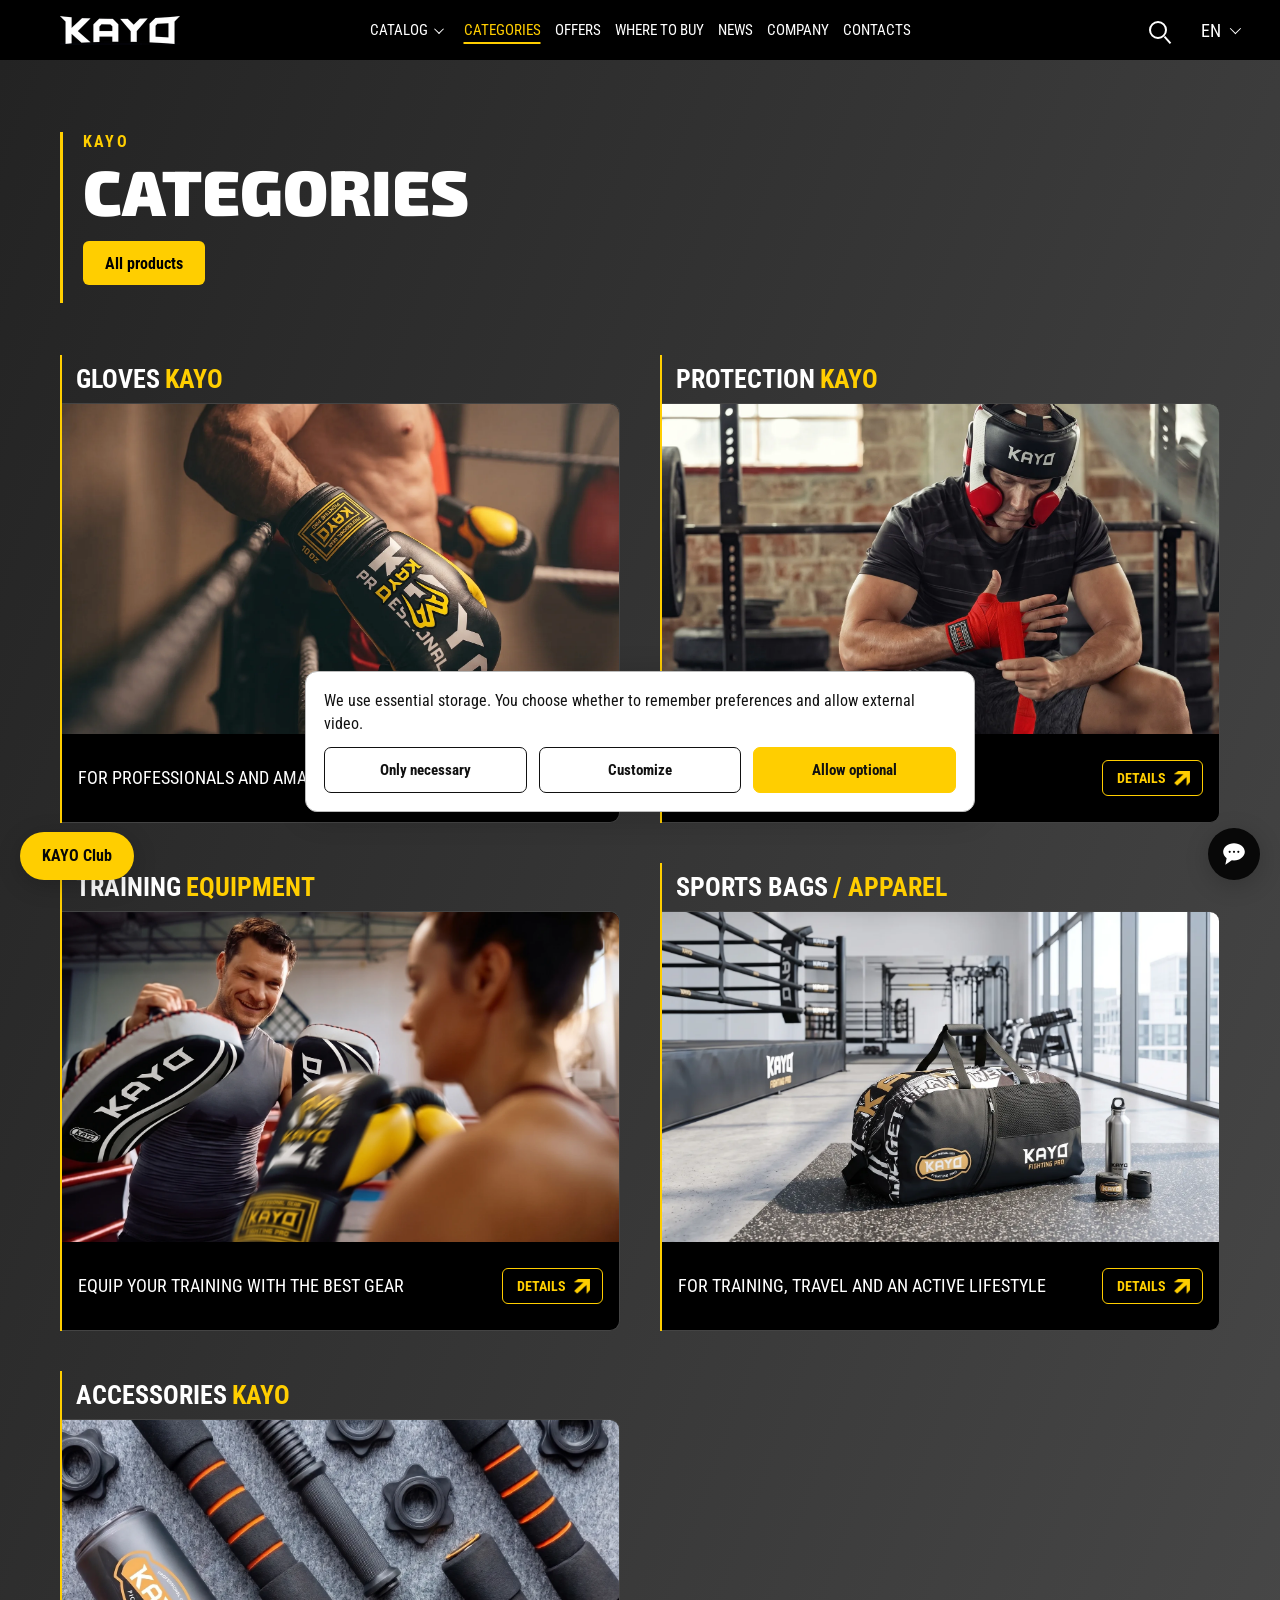
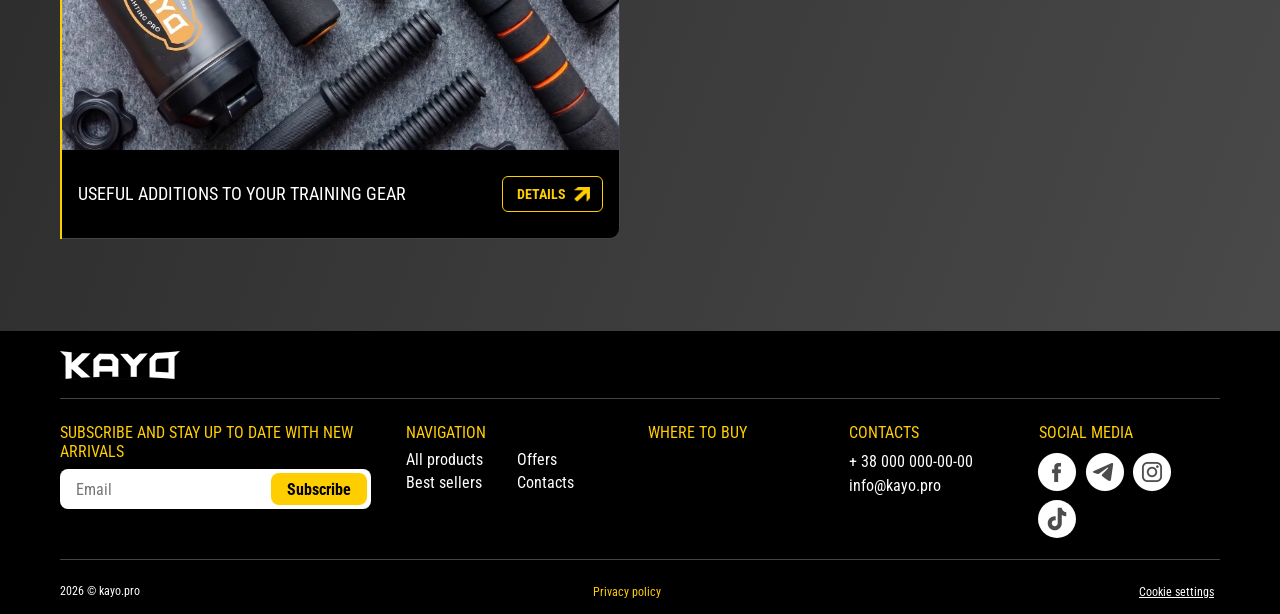
<file: categories.html>
<!doctype html>
<html lang="en">
<head><script src="locale-ui.js?v=5115b50db5d3" defer></script><script src="privacy-state.js?v=2c2a56d7a6fc"></script><link rel="stylesheet" href="engagement.css?v=67f8c4558168"><script src="engagement.js?v=6f5ba61784de" defer></script><script src="product-reviews.js?v=f380d6ae43c8" defer></script>
<meta charset="UTF-8"><meta name="viewport" content="width=device-width,initial-scale=1">
<title>KAYO — Categories</title><link rel="icon" type="image/png" href="assets/favicon.png?v=20261013"><link rel="stylesheet" href="style.css?v=c7331d5a44cb"><link rel="stylesheet" href="categories-page.css?v=f8369967c44e">
</head>
<body class="categories-index-body">
<header><a href="index.html" class="brand"><img src="assets/logo.webp" alt="KAYO" width="120" height="30"></a><nav><a href="catalog.html" data-t="catalog">CATALOG</a><a href="categories.html" data-t="categoriesNav">CATEGORIES</a><a href="offers.html" data-t="sales">OFFERS</a><a href="where-to-buy.html" data-t="whereNav">WHERE TO BUY</a><a href="news.html" data-t="newsNav">NEWS</a><a href="about.html" data-t="company">COMPANY</a><a href="contact.html" data-t="contacts">CONTACTS</a></nav><span class="search" aria-hidden="true"></span><label class="language"><span class="sr-only" data-t="language">Language</span><select id="language" aria-label="Language"><option>EN</option><option value="UK">UA</option><option>CS</option><option>PL</option><option>DE</option><option>FR</option><option>ES</option><option>RU</option></select></label><span class="hamburger" aria-hidden="true">☰</span></header>
<main class="categories-overview gradient"><div class="categories-overview-head wrap"><span>KAYO</span><h1 data-t="categoriesNav">CATEGORIES</h1><a class="yellow" href="catalog.html" data-t="allProducts" style="display:inline-flex;align-items:center;min-height:44px;padding:12px 22px;border-radius:6px;margin:18px 0">All products</a></div><section class="categories wrap" aria-label="Categories"><a class="category" id="category-gloves" href="category-gloves.html"><h3><span>Gloves</span><em>KAYO</em></h3><div class="category-body"><picture><source media="(max-width:600px)" srcset="assets/category-gloves-promo-mobile.webp"><img src="assets/category-gloves-promo.webp" alt=""></picture><div class="category-copy"><p>For professionals and amateurs</p><span class="category-cta">Details</span></div></div></a><a class="category" id="category-protection" href="category-protection.html"><h3><span>Protection</span><em>KAYO</em></h3><div class="category-body"><picture><source media="(max-width:600px)" srcset="assets/category-protection-promo-mobile.webp"><img src="assets/category-protection-promo.webp" alt=""></picture><div class="category-copy"><p>Maximum reliability</p><span class="category-cta">Details</span></div></div></a><a class="category" id="category-equipment" href="category-equipment.html"><h3><span>Training</span><em>equipment</em></h3><div class="category-body"><picture><source media="(max-width:600px)" srcset="assets/category-equipment-promo-mobile.webp"><img src="assets/category-equipment-promo.webp" alt=""></picture><div class="category-copy"><p>Equip your training with the best gear</p><span class="category-cta">Details</span></div></div></a><a class="category" id="category-bags" href="category-bags.html"><h3><span>Sports bags</span><em>/ apparel</em></h3><div class="category-body"><picture><source media="(max-width:600px)" srcset="assets/category-bags-promo-mobile.webp"><img src="assets/category-bags-promo.webp" alt=""></picture><div class="category-copy"><p>For training, travel and an active lifestyle</p><span class="category-cta">Details</span></div></div></a><a class="category" id="category-accessories" href="category-accessories.html"><h3><span>Accessories</span><em>KAYO</em></h3><div class="category-body"><picture><source media="(max-width:600px)" srcset="assets/category-accessories-promo-mobile.webp"><img src="assets/category-accessories-promo.webp" alt=""></picture><div class="category-copy"><p>Useful additions to your training gear</p><span class="category-cta">Details</span></div></div></a></section></main>
<footer class="wrap" id="contacts"><div class="footer-top"><picture><source media="(max-width:600px)" srcset="assets/footer-logo.webp"><img src="assets/logo.webp" alt="KAYO"></picture></div><div class="footer-main"><div class="subscribe"><p data-t="subscribeTitle">Subscribe and stay up to date with new arrivals</p><div class="email"><input type="email" data-placeholder="email" aria-label="Email"><button type="button" class="yellow" disabled data-t="subscribe">Subscribe</button></div></div><div class="footer-nav"><h3 data-t="navigation">Navigation</h3><div><a href="catalog.html" data-t="allProducts">All products</a><a href="offers.html" data-t="sales">Offers</a><a href="hits.html" data-t="hits">Best sellers</a><a href="contact.html" data-t="contacts">Contacts</a></div></div><div class="where"><h3><a href="where-to-buy.html" data-t="whereNav">Where to buy</a></h3></div><div class="contact"><h3><a href="contact.html" data-t="contacts">Contacts</a></h3><p>+ 38 000 000-00-00<br>info@kayo.pro</p></div><div class="social-footer"><h3 data-t="social">Social media</h3><img src="assets/social-footer.webp" alt="Facebook · Telegram · Instagram"></div></div><div class="footer-bottom"><span>2026 © kayo.pro</span><span data-t="privacy">Privacy policy</span></div></footer>
<script src="cms-data.js?v=25b12fa144ea"></script><script src="app.js?v=d40434105bb4"></script><script src="navigation.js?v=77cbdcaabe3d"></script>
</body></html>
</file>
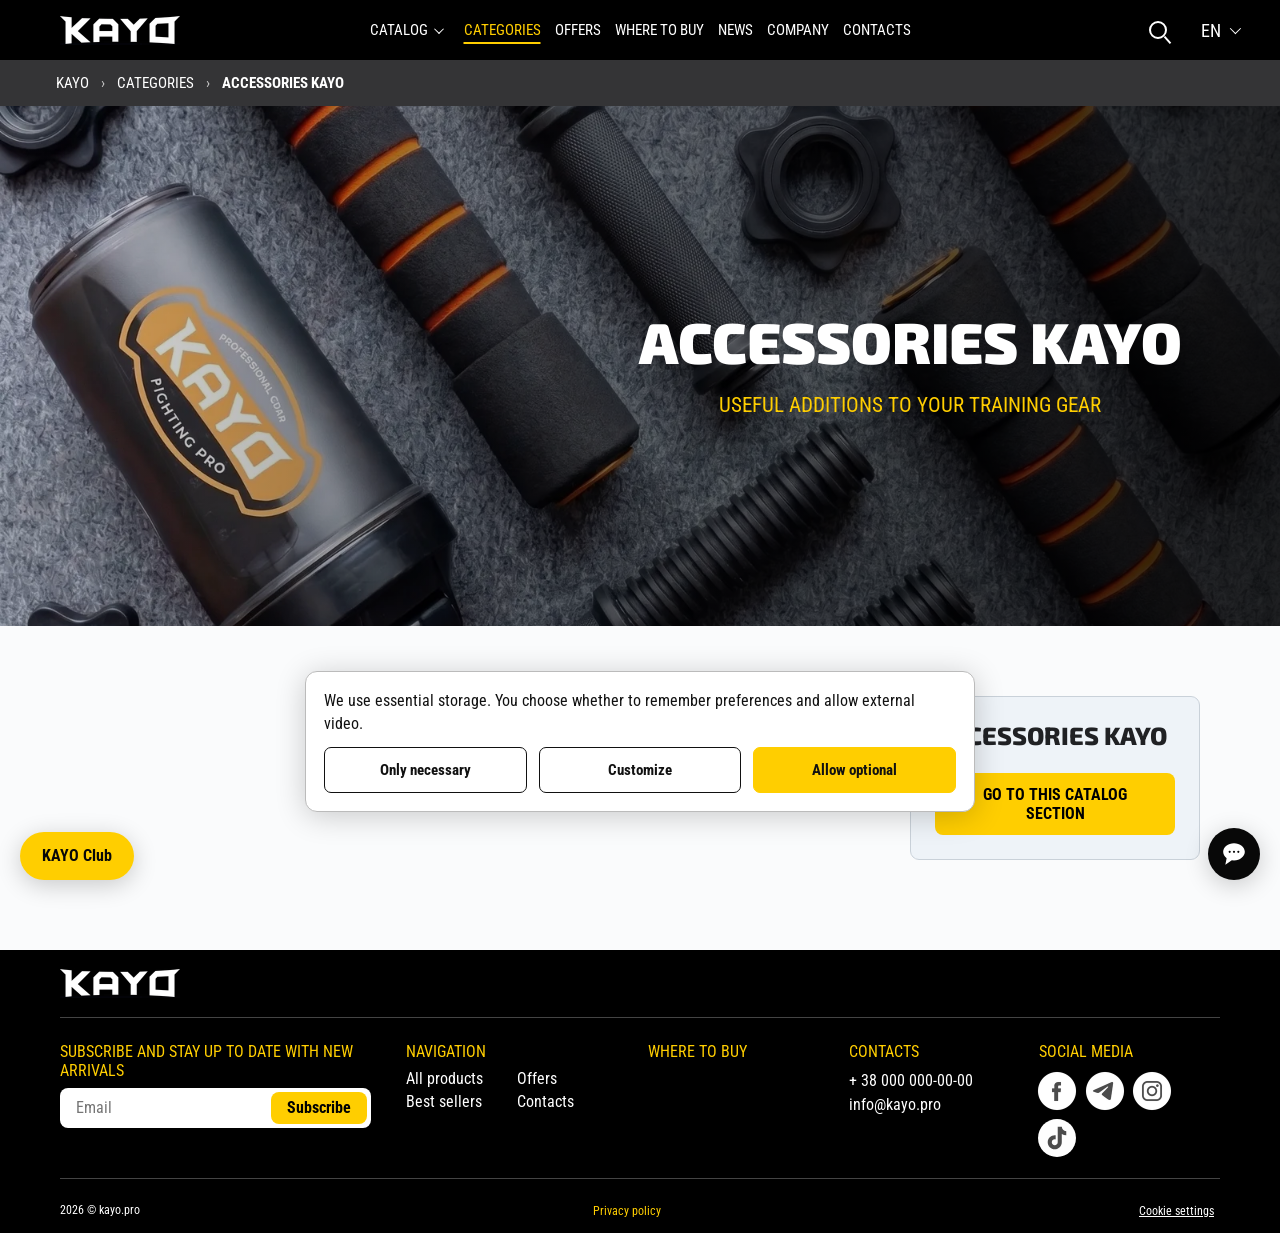
<file: category-accessories.html>
<!doctype html>
<html lang="en">
<head><script src="locale-ui.js?v=5115b50db5d3" defer></script><script src="privacy-state.js?v=2c2a56d7a6fc"></script><link rel="stylesheet" href="engagement.css?v=67f8c4558168"><script src="engagement.js?v=6f5ba61784de" defer></script><script src="product-reviews.js?v=f380d6ae43c8" defer></script>
<meta charset="UTF-8"><meta name="viewport" content="width=device-width,initial-scale=1">
<title>KAYO</title><link rel="icon" type="image/png" href="assets/favicon.png?v=20261013"><link rel="stylesheet" href="style.css?v=c7331d5a44cb"><link rel="stylesheet" href="category-page.css?v=e2155dc4eb8c">
</head>
<body class="category-detail-body" data-category="accessories">
<header><a href="index.html" class="brand"><img src="assets/logo.webp" alt="KAYO" width="120" height="30"></a><nav><a href="catalog.html" data-t="catalog">CATALOG</a><a href="categories.html" data-t="categoriesNav">CATEGORIES</a><a href="offers.html" data-t="sales">OFFERS</a><a href="where-to-buy.html" data-t="whereNav">WHERE TO BUY</a><a href="news.html" data-t="newsNav">NEWS</a><a href="about.html" data-t="company">COMPANY</a><a href="contact.html" data-t="contacts">CONTACTS</a></nav><span class="search" aria-hidden="true"></span><label class="language"><span class="sr-only" data-t="language">Language</span><select id="language" aria-label="Language"><option>EN</option><option value="UK">UA</option><option>CS</option><option>PL</option><option>DE</option><option>FR</option><option>ES</option><option>RU</option></select></label><span class="hamburger" aria-hidden="true">☰</span></header>
<main><div class="category-detail-breadcrumb"><a href="index.html">KAYO</a><span>›</span><a href="categories.html" data-category-breadcrumb>Categories</a><span>›</span><b data-category-title>Accessories KAYO</b></div><section class="category-detail-hero"><picture><source media="(max-width:600px)" srcset="assets/category-accessories-promo-mobile-20261014.webp"><img src="assets/category-accessories-promo-20261014.webp" alt=""></picture><div class="category-detail-hero-copy"><h1 data-category-title>Accessories KAYO</h1><p data-category-tagline>Useful additions to your training gear</p></div></section><section class="category-detail-main"><div class="category-detail-layout"><article class="category-detail-content" data-category-detail><p class="category-detail-intro">Useful additions to your training gear</p></article><aside class="category-detail-aside"><h2 data-category-title>Accessories KAYO</h2><a class="yellow" href="catalog.html#accessories" data-category-catalog>Go to this catalog section</a></aside></div></section></main>
<footer class="wrap" id="contacts"><div class="footer-top"><picture><source media="(max-width:600px)" srcset="assets/footer-logo.webp"><img src="assets/logo.webp" alt="KAYO"></picture></div><div class="footer-main"><div class="subscribe"><p data-t="subscribeTitle"></p><div class="email"><input type="email" data-placeholder="email" aria-label="Email"><button type="button" class="yellow" disabled data-t="subscribe"></button></div></div><div class="footer-nav"><h3 data-t="navigation"></h3><div><a href="catalog.html" data-t="allProducts"></a><a href="offers.html" data-t="sales"></a><a href="hits.html" data-t="hits"></a><a href="contact.html" data-t="contacts"></a></div></div><div class="where"><h3><a href="where-to-buy.html" data-t="whereNav"></a></h3></div><div class="contact"><h3><a href="contact.html" data-t="contacts"></a></h3><p>+ 38 000 000-00-00<br>info@kayo.pro</p></div><div class="social-footer"><h3 data-t="social"></h3><img src="assets/social-footer.webp" alt="Facebook · Telegram · Instagram"></div></div><div class="footer-bottom"><span>2026 © kayo.pro</span><span data-t="privacy"></span></div></footer>
<script src="cms-data.js?v=25b12fa144ea"></script><script src="app.js?v=d40434105bb4"></script><script src="category-page.js?v=a015d14b73e9"></script><script src="navigation.js?v=77cbdcaabe3d"></script>
</body></html>
</file>
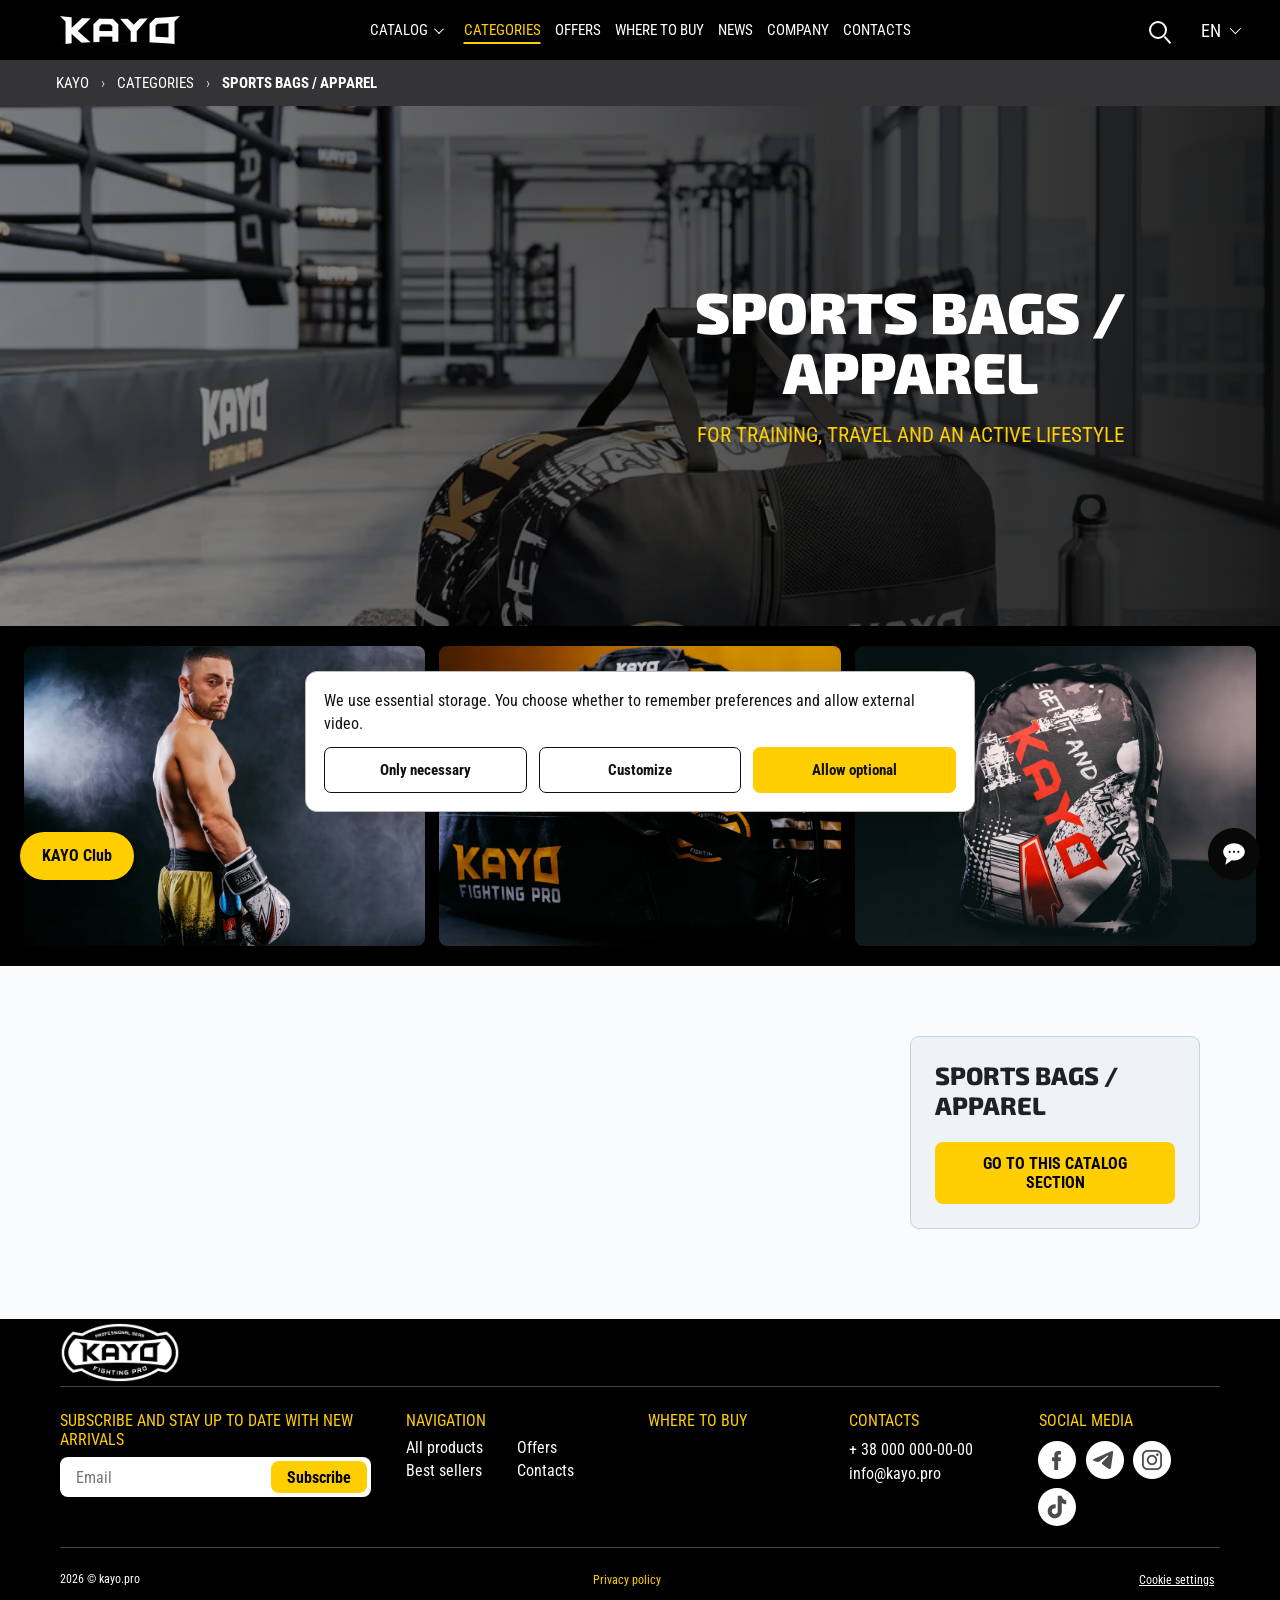
<file: category-bags.html>
<!doctype html>
<html lang="en">
<head><script src="locale-ui.js?v=5115b50db5d3" defer></script><script src="privacy-state.js?v=2c2a56d7a6fc"></script><link rel="stylesheet" href="engagement.css?v=67f8c4558168"><script src="engagement.js?v=6f5ba61784de" defer></script><script src="product-reviews.js?v=f380d6ae43c8" defer></script>
<meta charset="UTF-8"><meta name="viewport" content="width=device-width,initial-scale=1">
<title>KAYO</title><link rel="icon" type="image/png" href="assets/favicon.png?v=20261013"><link rel="stylesheet" href="style.css?v=c7331d5a44cb"><link rel="stylesheet" href="category-page.css?v=e2155dc4eb8c">
</head>
<body class="category-detail-body" data-category="bags">
<header><a href="index.html" class="brand"><img src="assets/logo.webp" alt="KAYO" width="120" height="30"></a><nav><a href="catalog.html" data-t="catalog">CATALOG</a><a href="categories.html" data-t="categoriesNav">CATEGORIES</a><a href="offers.html" data-t="sales">OFFERS</a><a href="where-to-buy.html" data-t="whereNav">WHERE TO BUY</a><a href="news.html" data-t="newsNav">NEWS</a><a href="about.html" data-t="company">COMPANY</a><a href="contact.html" data-t="contacts">CONTACTS</a></nav><span class="search" aria-hidden="true"></span><label class="language"><span class="sr-only" data-t="language">Language</span><select id="language" aria-label="Language"><option>EN</option><option value="UK">UA</option><option>CS</option><option>PL</option><option>DE</option><option>FR</option><option>ES</option><option>RU</option></select></label><span class="hamburger" aria-hidden="true">☰</span></header>
<main><div class="category-detail-breadcrumb"><a href="index.html">KAYO</a><span>›</span><a href="categories.html" data-category-breadcrumb>Categories</a><span>›</span><b data-category-title>Sports bags / apparel</b></div><section class="category-detail-hero"><picture><source media="(max-width:600px)" srcset="assets/category-bags-promo-mobile.webp"><img src="assets/category-bags-promo.webp" alt=""></picture><div class="category-detail-hero-copy"><h1 data-category-title>Sports bags / apparel</h1><p data-category-tagline>For training, travel and an active lifestyle</p></div></section><div class="category-detail-lifestyle" aria-hidden="true"><img src="assets/catalog-lifestyle/apparel-shorts-person.webp" alt="" loading="lazy" decoding="async"><img src="assets/catalog-lifestyle/sports-duffel.webp" alt="" loading="lazy" decoding="async"><img src="assets/catalog-lifestyle/sports-backpack.webp" alt="" loading="lazy" decoding="async"></div><section class="category-detail-main"><div class="category-detail-layout"><article class="category-detail-content" data-category-detail><p class="category-detail-intro">For training, travel and an active lifestyle</p></article><aside class="category-detail-aside"><h2 data-category-title>Sports bags / apparel</h2><a class="yellow" href="catalog.html#bags" data-category-catalog>Go to this catalog section</a></aside></div></section></main>
<footer class="wrap" id="contacts"><div class="footer-top"><picture><source media="(max-width:600px)" srcset="assets/footer-logo.webp"><img src="assets/logo.webp" alt="KAYO"></picture></div><div class="footer-main"><div class="subscribe"><p data-t="subscribeTitle"></p><div class="email"><input type="email" data-placeholder="email" aria-label="Email"><button type="button" class="yellow" disabled data-t="subscribe"></button></div></div><div class="footer-nav"><h3 data-t="navigation"></h3><div><a href="catalog.html" data-t="allProducts"></a><a href="offers.html" data-t="sales"></a><a href="hits.html" data-t="hits"></a><a href="contact.html" data-t="contacts"></a></div></div><div class="where"><h3><a href="where-to-buy.html" data-t="whereNav"></a></h3></div><div class="contact"><h3><a href="contact.html" data-t="contacts"></a></h3><p>+ 38 000 000-00-00<br>info@kayo.pro</p></div><div class="social-footer"><h3 data-t="social"></h3><img src="assets/social-footer.webp" alt="Facebook · Telegram · Instagram"></div></div><div class="footer-bottom"><span>2026 © kayo.pro</span><span data-t="privacy"></span></div></footer>
<script src="cms-data.js?v=25b12fa144ea"></script><script src="app.js?v=d40434105bb4"></script><script src="category-page.js?v=a015d14b73e9"></script><script src="navigation.js?v=77cbdcaabe3d"></script>
</body></html>
</file>
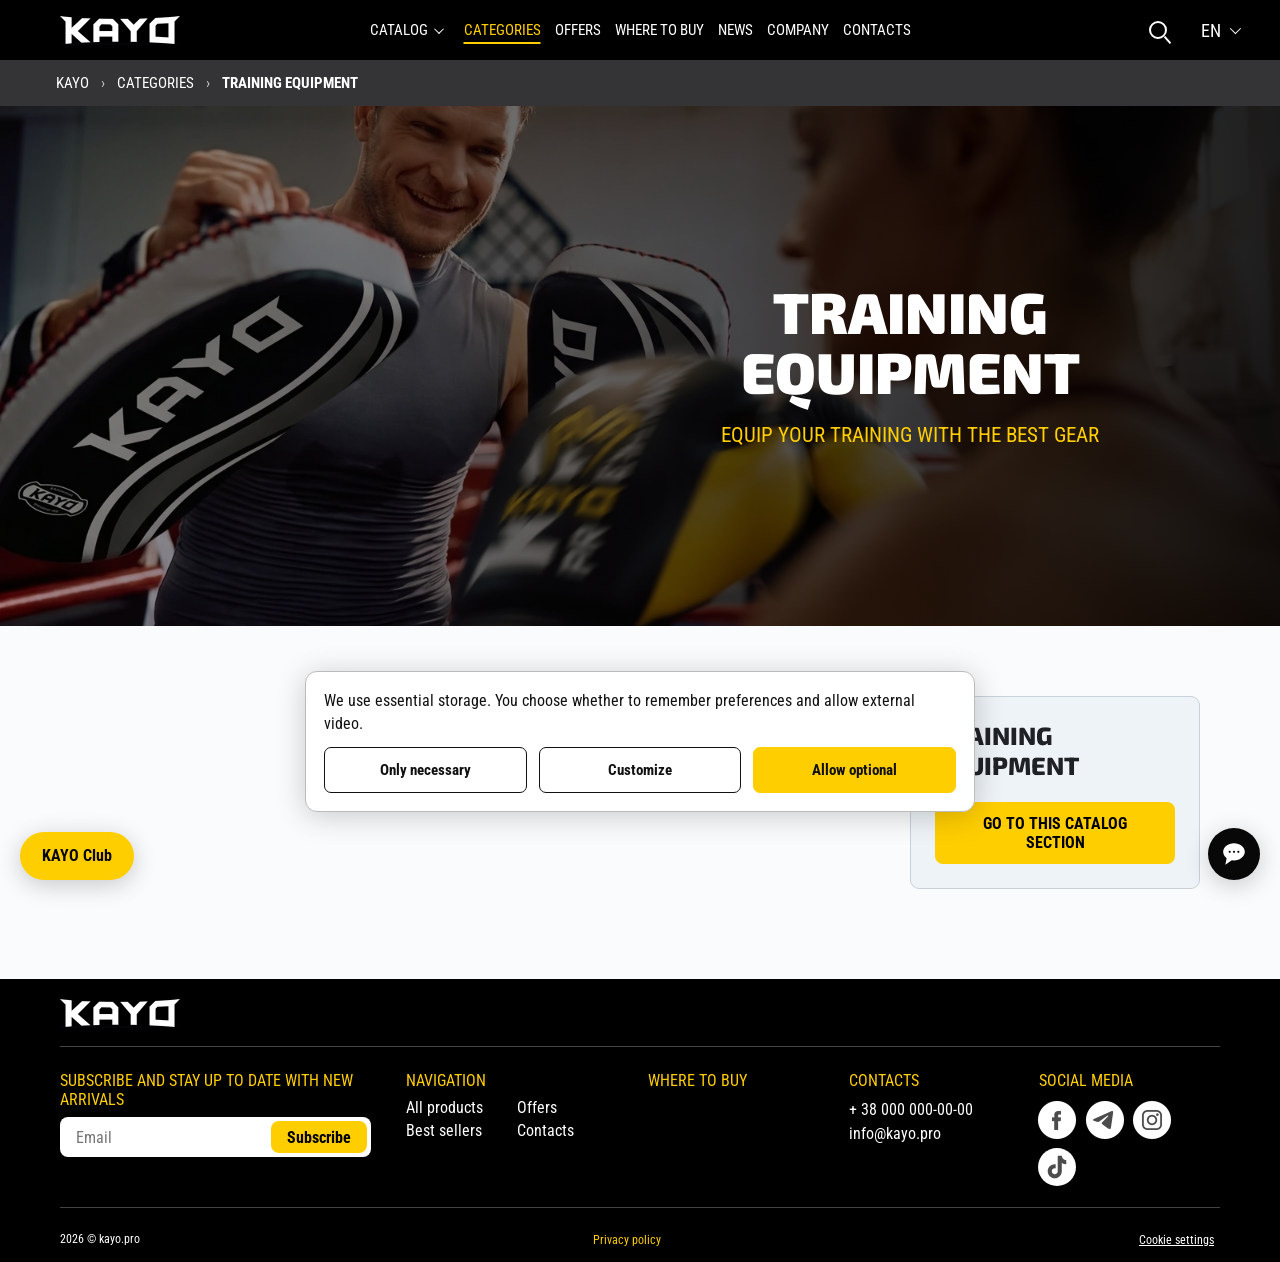
<file: category-equipment.html>
<!doctype html>
<html lang="en">
<head><script src="locale-ui.js?v=5115b50db5d3" defer></script><script src="privacy-state.js?v=2c2a56d7a6fc"></script><link rel="stylesheet" href="engagement.css?v=67f8c4558168"><script src="engagement.js?v=6f5ba61784de" defer></script><script src="product-reviews.js?v=f380d6ae43c8" defer></script>
<meta charset="UTF-8"><meta name="viewport" content="width=device-width,initial-scale=1">
<title>KAYO</title><link rel="icon" type="image/png" href="assets/favicon.png?v=20261013"><link rel="stylesheet" href="style.css?v=c7331d5a44cb"><link rel="stylesheet" href="category-page.css?v=e2155dc4eb8c">
</head>
<body class="category-detail-body" data-category="equipment">
<header><a href="index.html" class="brand"><img src="assets/logo.webp" alt="KAYO" width="120" height="30"></a><nav><a href="catalog.html" data-t="catalog">CATALOG</a><a href="categories.html" data-t="categoriesNav">CATEGORIES</a><a href="offers.html" data-t="sales">OFFERS</a><a href="where-to-buy.html" data-t="whereNav">WHERE TO BUY</a><a href="news.html" data-t="newsNav">NEWS</a><a href="about.html" data-t="company">COMPANY</a><a href="contact.html" data-t="contacts">CONTACTS</a></nav><span class="search" aria-hidden="true"></span><label class="language"><span class="sr-only" data-t="language">Language</span><select id="language" aria-label="Language"><option>EN</option><option value="UK">UA</option><option>CS</option><option>PL</option><option>DE</option><option>FR</option><option>ES</option><option>RU</option></select></label><span class="hamburger" aria-hidden="true">☰</span></header>
<main><div class="category-detail-breadcrumb"><a href="index.html">KAYO</a><span>›</span><a href="categories.html" data-category-breadcrumb>Categories</a><span>›</span><b data-category-title>Training equipment</b></div><section class="category-detail-hero"><picture><source media="(max-width:600px)" srcset="assets/catalog-lifestyle/training-equipment-coach.webp"><img src="assets/catalog-lifestyle/training-equipment-coach.webp" alt=""></picture><div class="category-detail-hero-copy"><h1 data-category-title>Training equipment</h1><p data-category-tagline>Equip your training with the best gear</p></div></section><section class="category-detail-main"><div class="category-detail-layout"><article class="category-detail-content" data-category-detail><p class="category-detail-intro">Equip your training with the best gear</p></article><aside class="category-detail-aside"><h2 data-category-title>Training equipment</h2><a class="yellow" href="catalog.html#equipment" data-category-catalog>Go to this catalog section</a></aside></div></section></main>
<footer class="wrap" id="contacts"><div class="footer-top"><picture><source media="(max-width:600px)" srcset="assets/footer-logo.webp"><img src="assets/logo.webp" alt="KAYO"></picture></div><div class="footer-main"><div class="subscribe"><p data-t="subscribeTitle"></p><div class="email"><input type="email" data-placeholder="email" aria-label="Email"><button type="button" class="yellow" disabled data-t="subscribe"></button></div></div><div class="footer-nav"><h3 data-t="navigation"></h3><div><a href="catalog.html" data-t="allProducts"></a><a href="offers.html" data-t="sales"></a><a href="hits.html" data-t="hits"></a><a href="contact.html" data-t="contacts"></a></div></div><div class="where"><h3><a href="where-to-buy.html" data-t="whereNav"></a></h3></div><div class="contact"><h3><a href="contact.html" data-t="contacts"></a></h3><p>+ 38 000 000-00-00<br>info@kayo.pro</p></div><div class="social-footer"><h3 data-t="social"></h3><img src="assets/social-footer.webp" alt="Facebook · Telegram · Instagram"></div></div><div class="footer-bottom"><span>2026 © kayo.pro</span><span data-t="privacy"></span></div></footer>
<script src="cms-data.js?v=25b12fa144ea"></script><script src="app.js?v=d40434105bb4"></script><script src="category-page.js?v=a015d14b73e9"></script><script src="navigation.js?v=77cbdcaabe3d"></script>
</body></html>
</file>
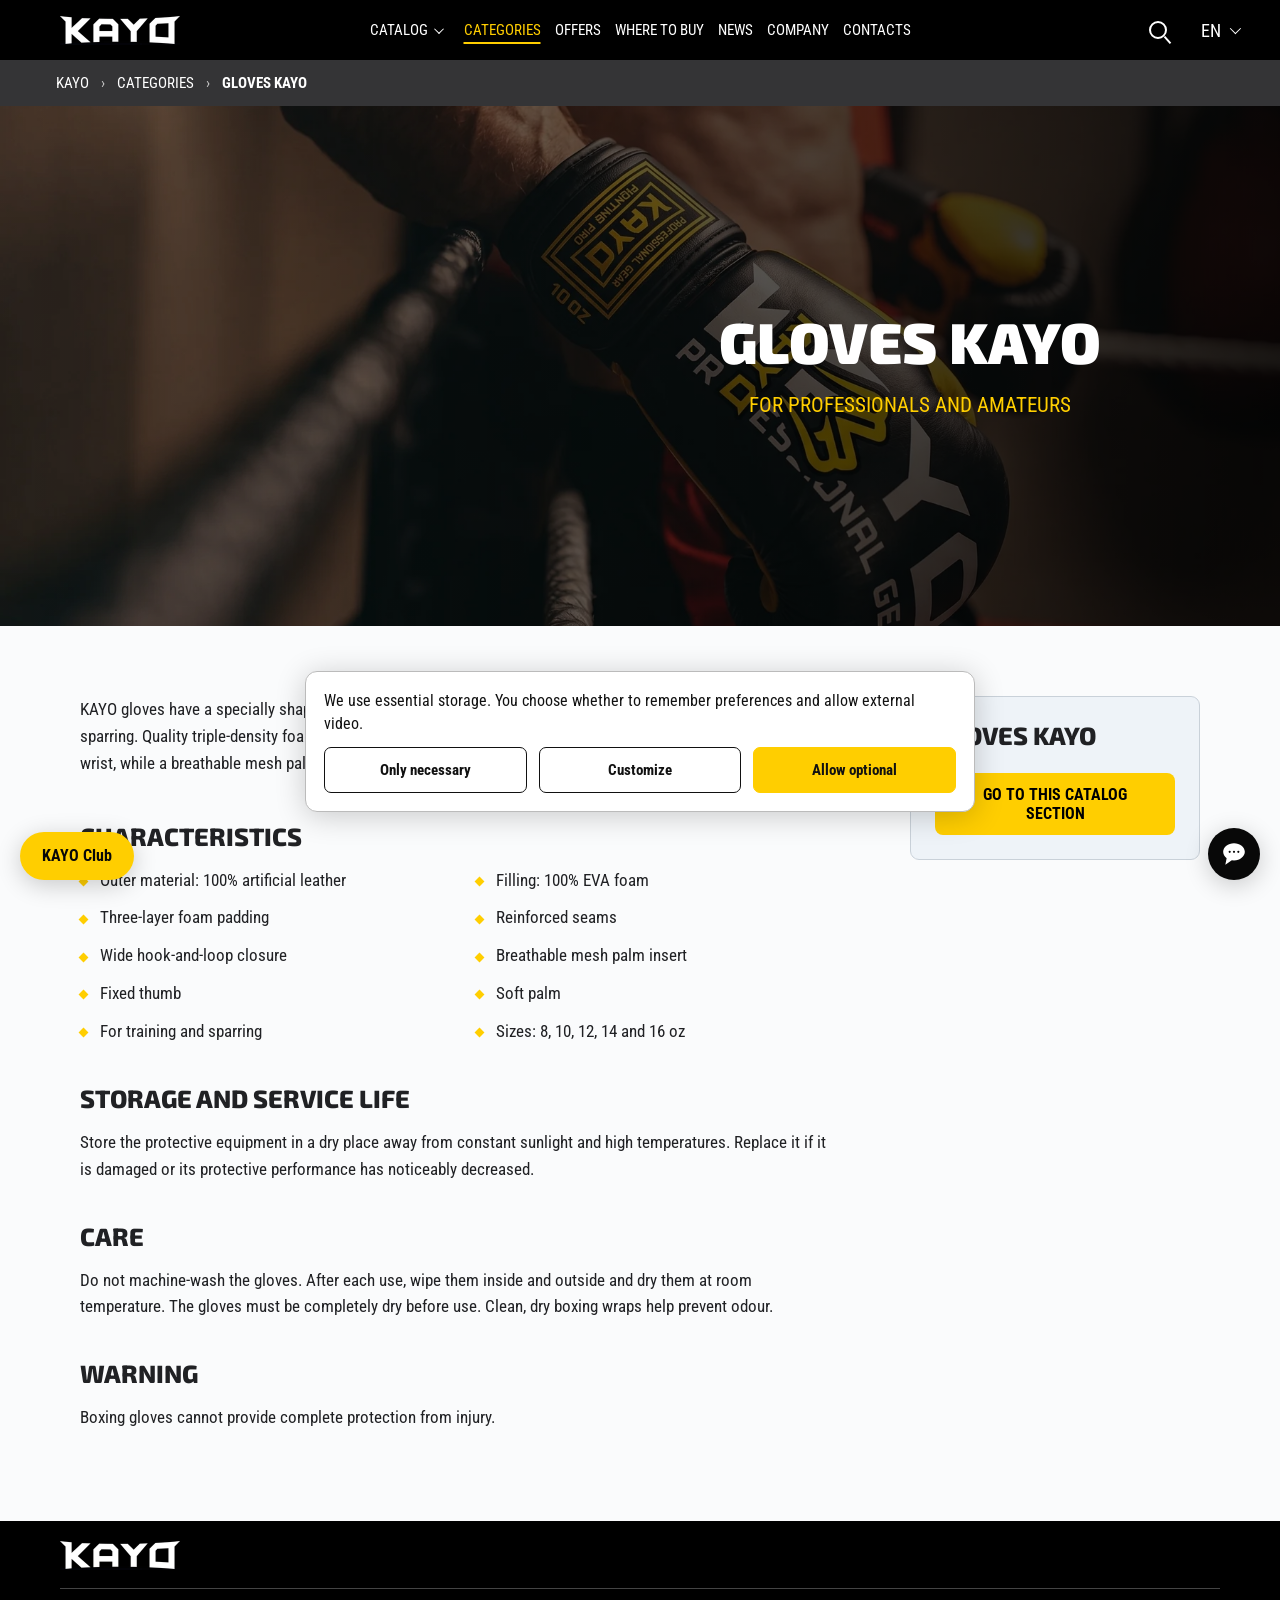
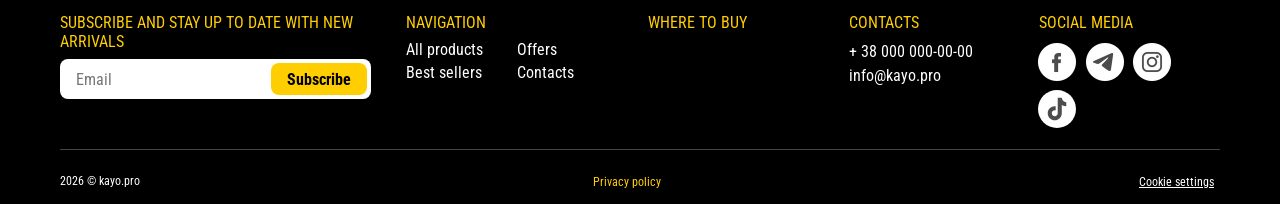
<file: category-gloves.html>
<!doctype html>
<html lang="en">
<head><script src="locale-ui.js?v=5115b50db5d3" defer></script><script src="privacy-state.js?v=2c2a56d7a6fc"></script><link rel="stylesheet" href="engagement.css?v=67f8c4558168"><script src="engagement.js?v=6f5ba61784de" defer></script><script src="product-reviews.js?v=f380d6ae43c8" defer></script>
<meta charset="UTF-8"><meta name="viewport" content="width=device-width,initial-scale=1">
<title>KAYO</title><link rel="icon" type="image/png" href="assets/favicon.png?v=20261013"><link rel="stylesheet" href="style.css?v=c7331d5a44cb"><link rel="stylesheet" href="category-page.css?v=e2155dc4eb8c">
</head>
<body class="category-detail-body" data-category="gloves">
<header><a href="index.html" class="brand"><img src="assets/logo.webp" alt="KAYO" width="120" height="30"></a><nav><a href="catalog.html" data-t="catalog">CATALOG</a><a href="categories.html" data-t="categoriesNav">CATEGORIES</a><a href="offers.html" data-t="sales">OFFERS</a><a href="where-to-buy.html" data-t="whereNav">WHERE TO BUY</a><a href="news.html" data-t="newsNav">NEWS</a><a href="about.html" data-t="company">COMPANY</a><a href="contact.html" data-t="contacts">CONTACTS</a></nav><span class="search" aria-hidden="true"></span><label class="language"><span class="sr-only" data-t="language">Language</span><select id="language" aria-label="Language"><option>EN</option><option value="UK">UA</option><option>CS</option><option>PL</option><option>DE</option><option>FR</option><option>ES</option><option>RU</option></select></label><span class="hamburger" aria-hidden="true">☰</span></header>
<main><div class="category-detail-breadcrumb"><a href="index.html">KAYO</a><span>›</span><a href="categories.html" data-category-breadcrumb>Categories</a><span>›</span><b data-category-title>Gloves KAYO</b></div><section class="category-detail-hero"><picture><source media="(max-width:600px)" srcset="assets/category-gloves-promo-mobile.webp"><img src="assets/category-gloves-promo.webp" alt=""></picture><div class="category-detail-hero-copy"><h1 data-category-title>Gloves KAYO</h1><p data-category-tagline>For professionals and amateurs</p></div></section><section class="category-detail-main"><div class="category-detail-layout"><article class="category-detail-content" data-category-detail><p class="category-detail-intro">KAYO gloves have a specially shaped profile designed for effective and safe training, partner work and training sparring. Quality triple-density foam helps distribute and absorb impact. A wide hook-and-loop strap supports the wrist, while a breathable mesh palm insert improves ventilation and comfort.</p><section><h2>Characteristics</h2><ul><li>Outer material: 100% artificial leather</li><li>Filling: 100% EVA foam</li><li>Three-layer foam padding</li><li>Reinforced seams</li><li>Wide hook-and-loop closure</li><li>Breathable mesh palm insert</li><li>Fixed thumb</li><li>Soft palm</li><li>For training and sparring</li><li>Sizes: 8, 10, 12, 14 and 16 oz</li></ul></section><section><h2>Storage and service life</h2><p>Store the protective equipment in a dry place away from constant sunlight and high temperatures. Replace it if it is damaged or its protective performance has noticeably decreased.</p></section><section><h2>Care</h2><p>Do not machine-wash the gloves. After each use, wipe them inside and outside and dry them at room temperature. The gloves must be completely dry before use. Clean, dry boxing wraps help prevent odour.</p></section><section><h2>Warning</h2><p>Boxing gloves cannot provide complete protection from injury.</p></section></article><aside class="category-detail-aside"><h2 data-category-title>Gloves KAYO</h2><a class="yellow" href="catalog.html#gloves" data-category-catalog>Go to this catalog section</a></aside></div></section></main>
<footer class="wrap" id="contacts"><div class="footer-top"><picture><source media="(max-width:600px)" srcset="assets/footer-logo.webp"><img src="assets/logo.webp" alt="KAYO"></picture></div><div class="footer-main"><div class="subscribe"><p data-t="subscribeTitle"></p><div class="email"><input type="email" data-placeholder="email" aria-label="Email"><button type="button" class="yellow" disabled data-t="subscribe"></button></div></div><div class="footer-nav"><h3 data-t="navigation"></h3><div><a href="catalog.html" data-t="allProducts"></a><a href="offers.html" data-t="sales"></a><a href="hits.html" data-t="hits"></a><a href="contact.html" data-t="contacts"></a></div></div><div class="where"><h3><a href="where-to-buy.html" data-t="whereNav"></a></h3></div><div class="contact"><h3><a href="contact.html" data-t="contacts"></a></h3><p>+ 38 000 000-00-00<br>info@kayo.pro</p></div><div class="social-footer"><h3 data-t="social"></h3><img src="assets/social-footer.webp" alt="Facebook · Telegram · Instagram"></div></div><div class="footer-bottom"><span>2026 © kayo.pro</span><span data-t="privacy"></span></div></footer>
<script src="cms-data.js?v=25b12fa144ea"></script><script src="app.js?v=d40434105bb4"></script><script src="category-page.js?v=a015d14b73e9"></script><script src="navigation.js?v=77cbdcaabe3d"></script>
</body></html>
</file>
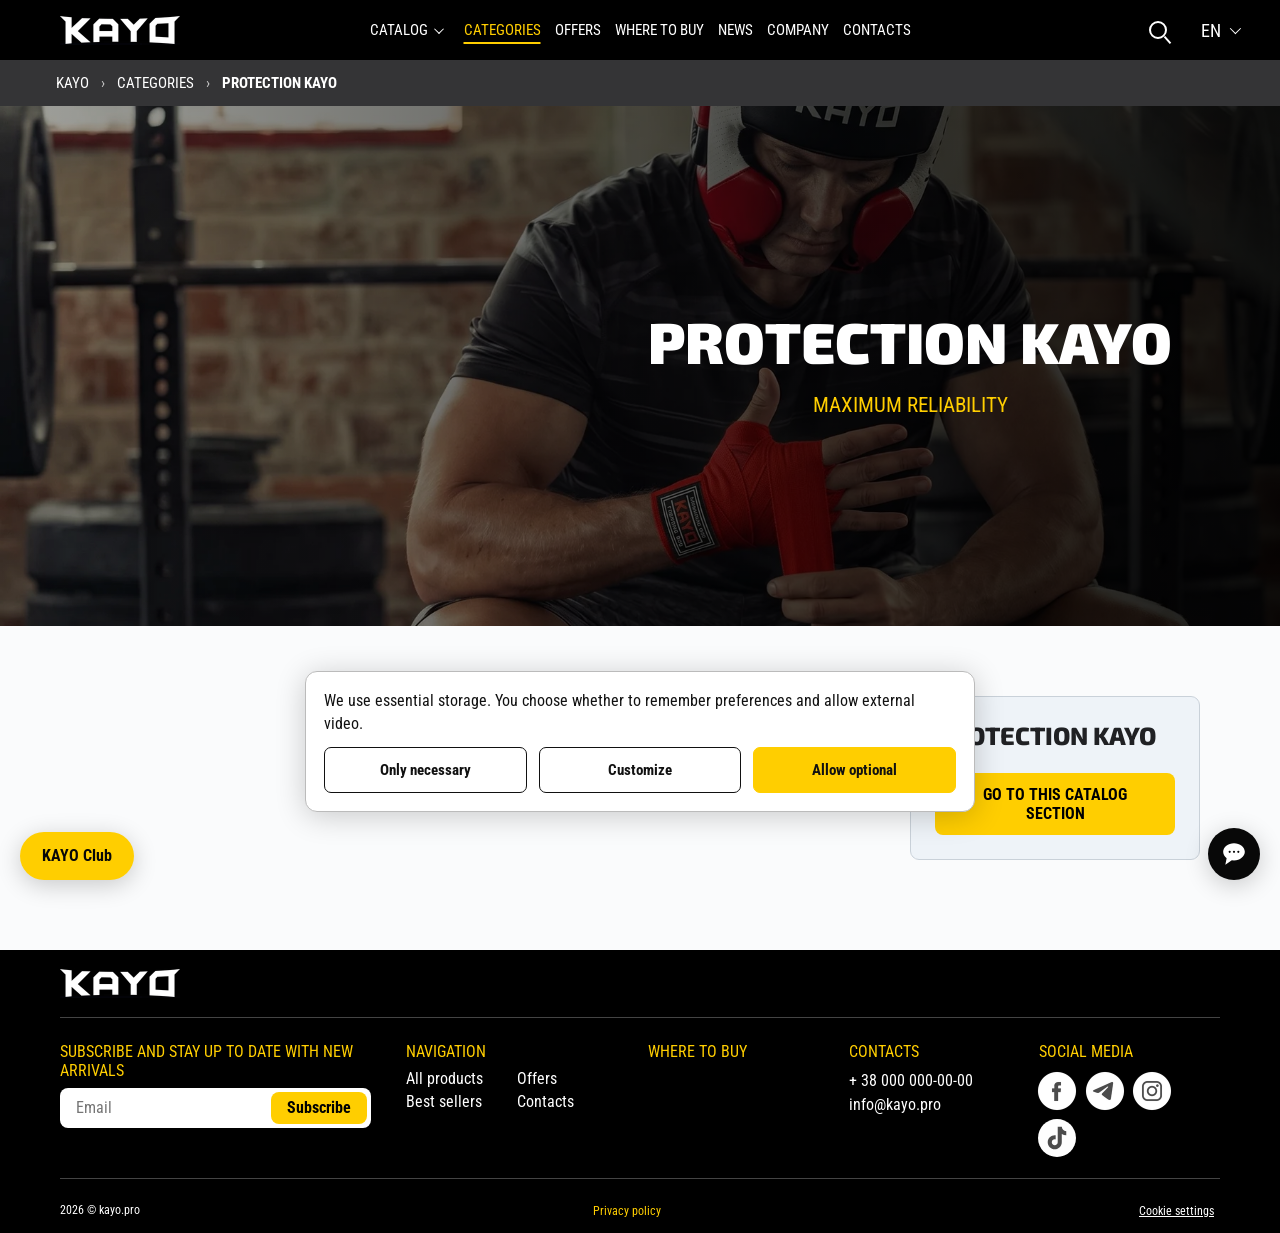
<file: category-protection.html>
<!doctype html>
<html lang="en">
<head><script src="locale-ui.js?v=5115b50db5d3" defer></script><script src="privacy-state.js?v=2c2a56d7a6fc"></script><link rel="stylesheet" href="engagement.css?v=67f8c4558168"><script src="engagement.js?v=6f5ba61784de" defer></script><script src="product-reviews.js?v=f380d6ae43c8" defer></script>
<meta charset="UTF-8"><meta name="viewport" content="width=device-width,initial-scale=1">
<title>KAYO</title><link rel="icon" type="image/png" href="assets/favicon.png?v=20261013"><link rel="stylesheet" href="style.css?v=c7331d5a44cb"><link rel="stylesheet" href="category-page.css?v=e2155dc4eb8c">
</head>
<body class="category-detail-body" data-category="protection">
<header><a href="index.html" class="brand"><img src="assets/logo.webp" alt="KAYO" width="120" height="30"></a><nav><a href="catalog.html" data-t="catalog">CATALOG</a><a href="categories.html" data-t="categoriesNav">CATEGORIES</a><a href="offers.html" data-t="sales">OFFERS</a><a href="where-to-buy.html" data-t="whereNav">WHERE TO BUY</a><a href="news.html" data-t="newsNav">NEWS</a><a href="about.html" data-t="company">COMPANY</a><a href="contact.html" data-t="contacts">CONTACTS</a></nav><span class="search" aria-hidden="true"></span><label class="language"><span class="sr-only" data-t="language">Language</span><select id="language" aria-label="Language"><option>EN</option><option value="UK">UA</option><option>CS</option><option>PL</option><option>DE</option><option>FR</option><option>ES</option><option>RU</option></select></label><span class="hamburger" aria-hidden="true">☰</span></header>
<main><div class="category-detail-breadcrumb"><a href="index.html">KAYO</a><span>›</span><a href="categories.html" data-category-breadcrumb>Categories</a><span>›</span><b data-category-title>Protection KAYO</b></div><section class="category-detail-hero"><picture><source media="(max-width:600px)" srcset="assets/category-protection-promo-mobile.webp"><img src="assets/category-protection-promo.webp" alt=""></picture><div class="category-detail-hero-copy"><h1 data-category-title>Protection KAYO</h1><p data-category-tagline>Maximum reliability</p></div></section><section class="category-detail-main"><div class="category-detail-layout"><article class="category-detail-content" data-category-detail><p class="category-detail-intro">Maximum reliability</p></article><aside class="category-detail-aside"><h2 data-category-title>Protection KAYO</h2><a class="yellow" href="catalog.html#protection" data-category-catalog>Go to this catalog section</a></aside></div></section></main>
<footer class="wrap" id="contacts"><div class="footer-top"><picture><source media="(max-width:600px)" srcset="assets/footer-logo.webp"><img src="assets/logo.webp" alt="KAYO"></picture></div><div class="footer-main"><div class="subscribe"><p data-t="subscribeTitle"></p><div class="email"><input type="email" data-placeholder="email" aria-label="Email"><button type="button" class="yellow" disabled data-t="subscribe"></button></div></div><div class="footer-nav"><h3 data-t="navigation"></h3><div><a href="catalog.html" data-t="allProducts"></a><a href="offers.html" data-t="sales"></a><a href="hits.html" data-t="hits"></a><a href="contact.html" data-t="contacts"></a></div></div><div class="where"><h3><a href="where-to-buy.html" data-t="whereNav"></a></h3></div><div class="contact"><h3><a href="contact.html" data-t="contacts"></a></h3><p>+ 38 000 000-00-00<br>info@kayo.pro</p></div><div class="social-footer"><h3 data-t="social"></h3><img src="assets/social-footer.webp" alt="Facebook · Telegram · Instagram"></div></div><div class="footer-bottom"><span>2026 © kayo.pro</span><span data-t="privacy"></span></div></footer>
<script src="cms-data.js?v=25b12fa144ea"></script><script src="app.js?v=d40434105bb4"></script><script src="category-page.js?v=a015d14b73e9"></script><script src="navigation.js?v=77cbdcaabe3d"></script>
</body></html>
</file>
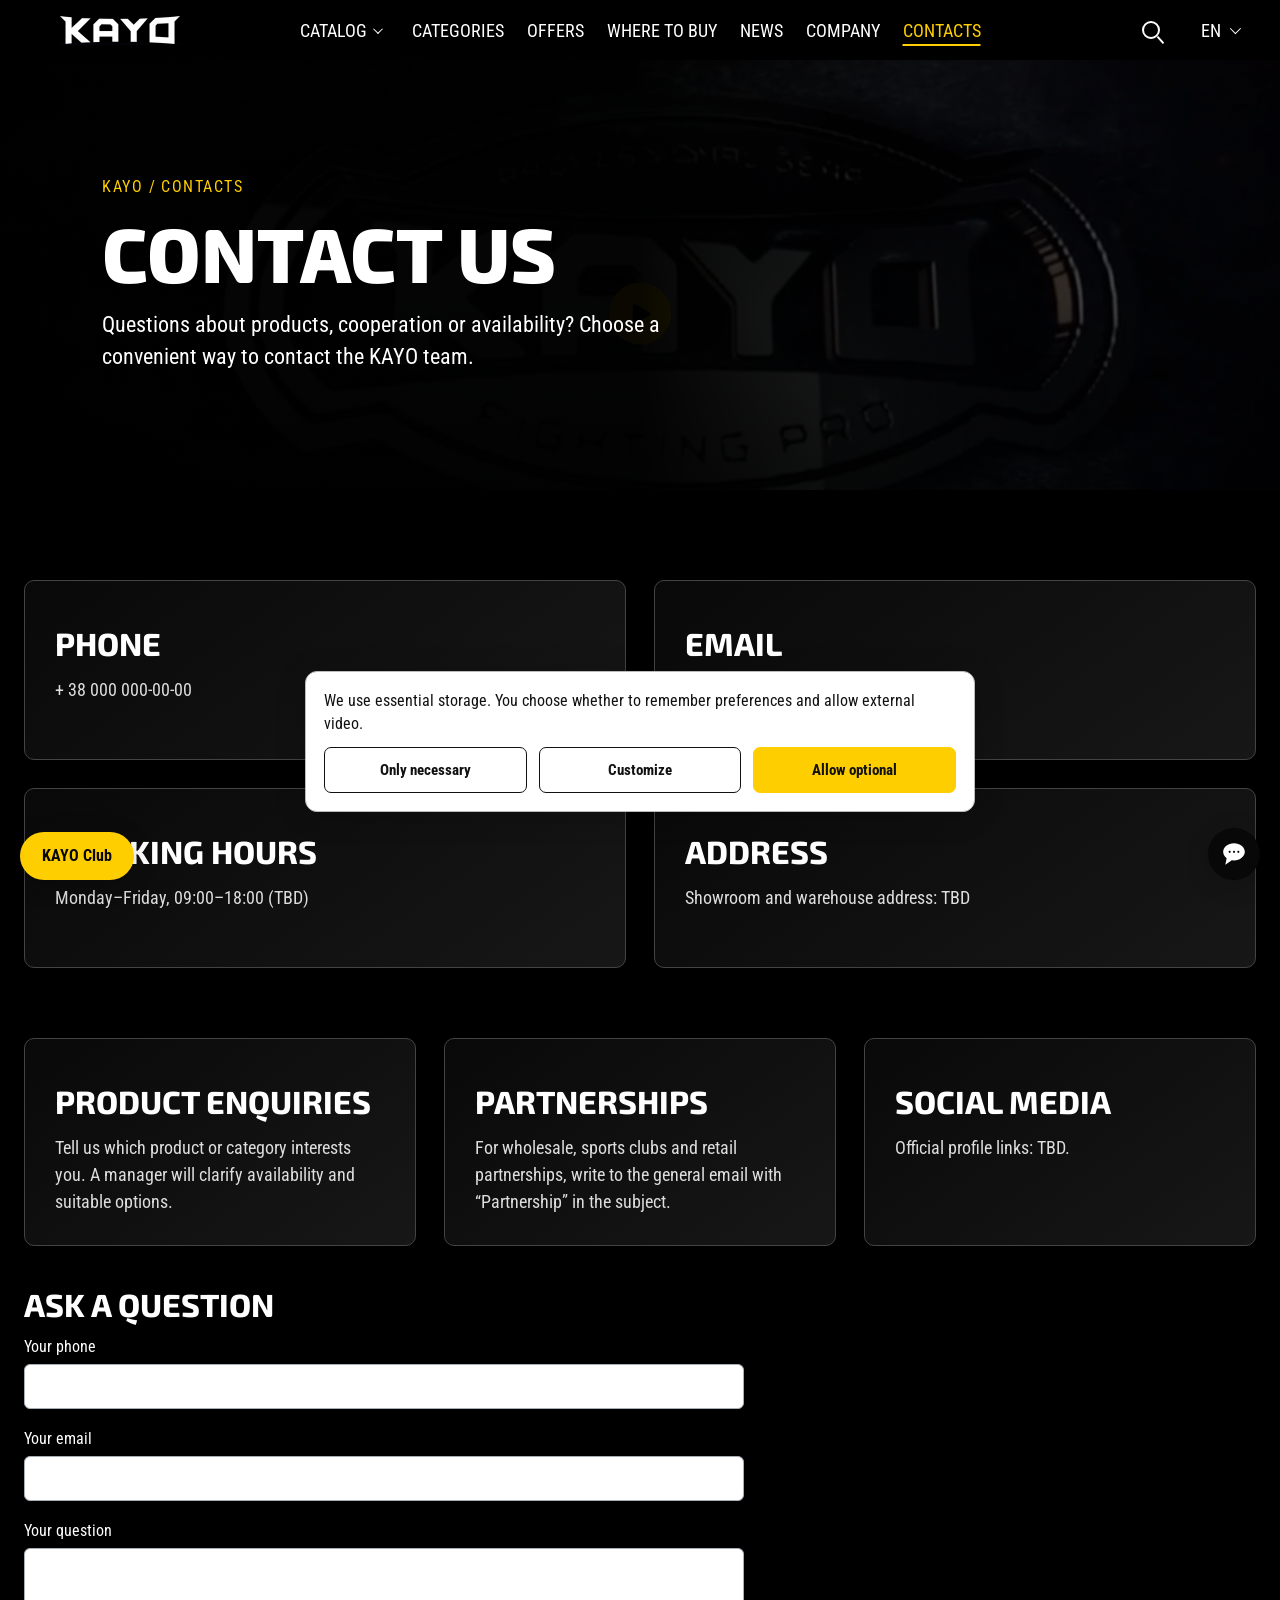
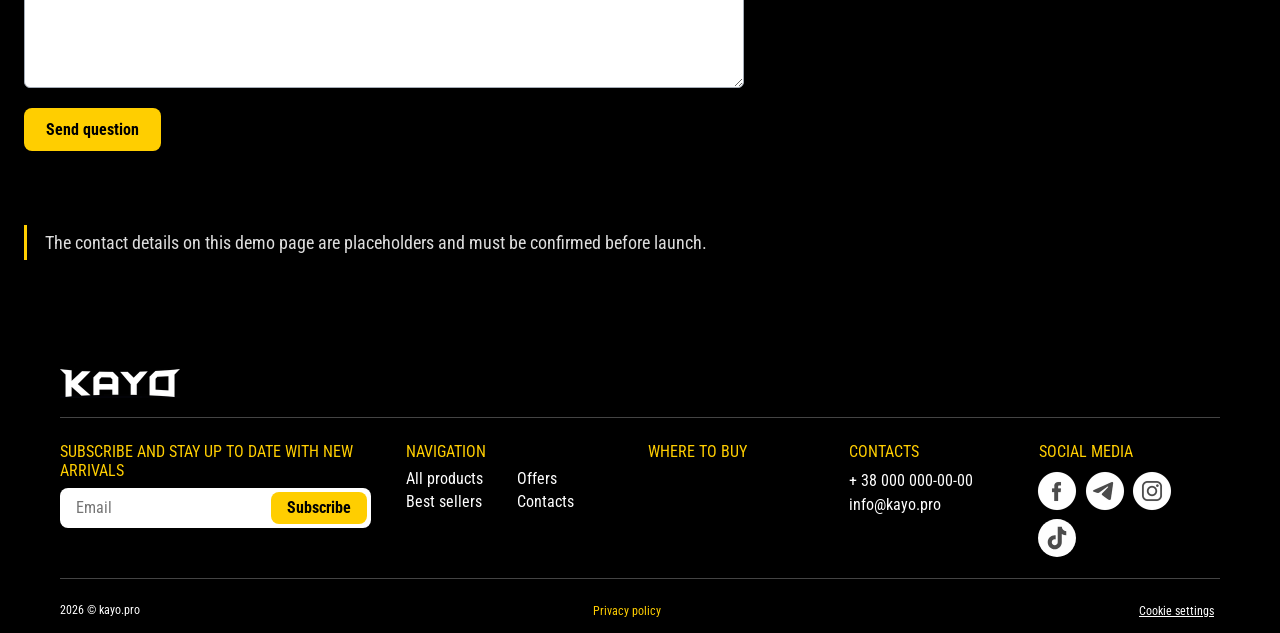
<file: contact.html>
<!doctype html><html lang="en"><head><script src="locale-ui.js?v=5115b50db5d3" defer></script><script src="privacy-state.js?v=2c2a56d7a6fc"></script><link rel="stylesheet" href="engagement.css?v=67f8c4558168"><script src="engagement.js?v=6f5ba61784de" defer></script><script src="product-reviews.js?v=f380d6ae43c8" defer></script><meta charset="UTF-8"><meta name="viewport" content="width=device-width,initial-scale=1"><title>KAYO — Contacts</title><link rel="icon" type="image/png" href="assets/favicon.png?v=20261013"><link rel="stylesheet" href="style.css?v=c7331d5a44cb"><link rel="stylesheet" href="pages.css?v=0cd47772b9a2"><link rel="stylesheet" href="shell-lock.css?v=739a13378e46"></head><body data-page="contact"><script src="cms-data.js?v=25b12fa144ea"></script><script src="page-shell.js?v=8d81408266eb"></script><script src="navigation.js?v=77cbdcaabe3d"></script></body></html>
</file>
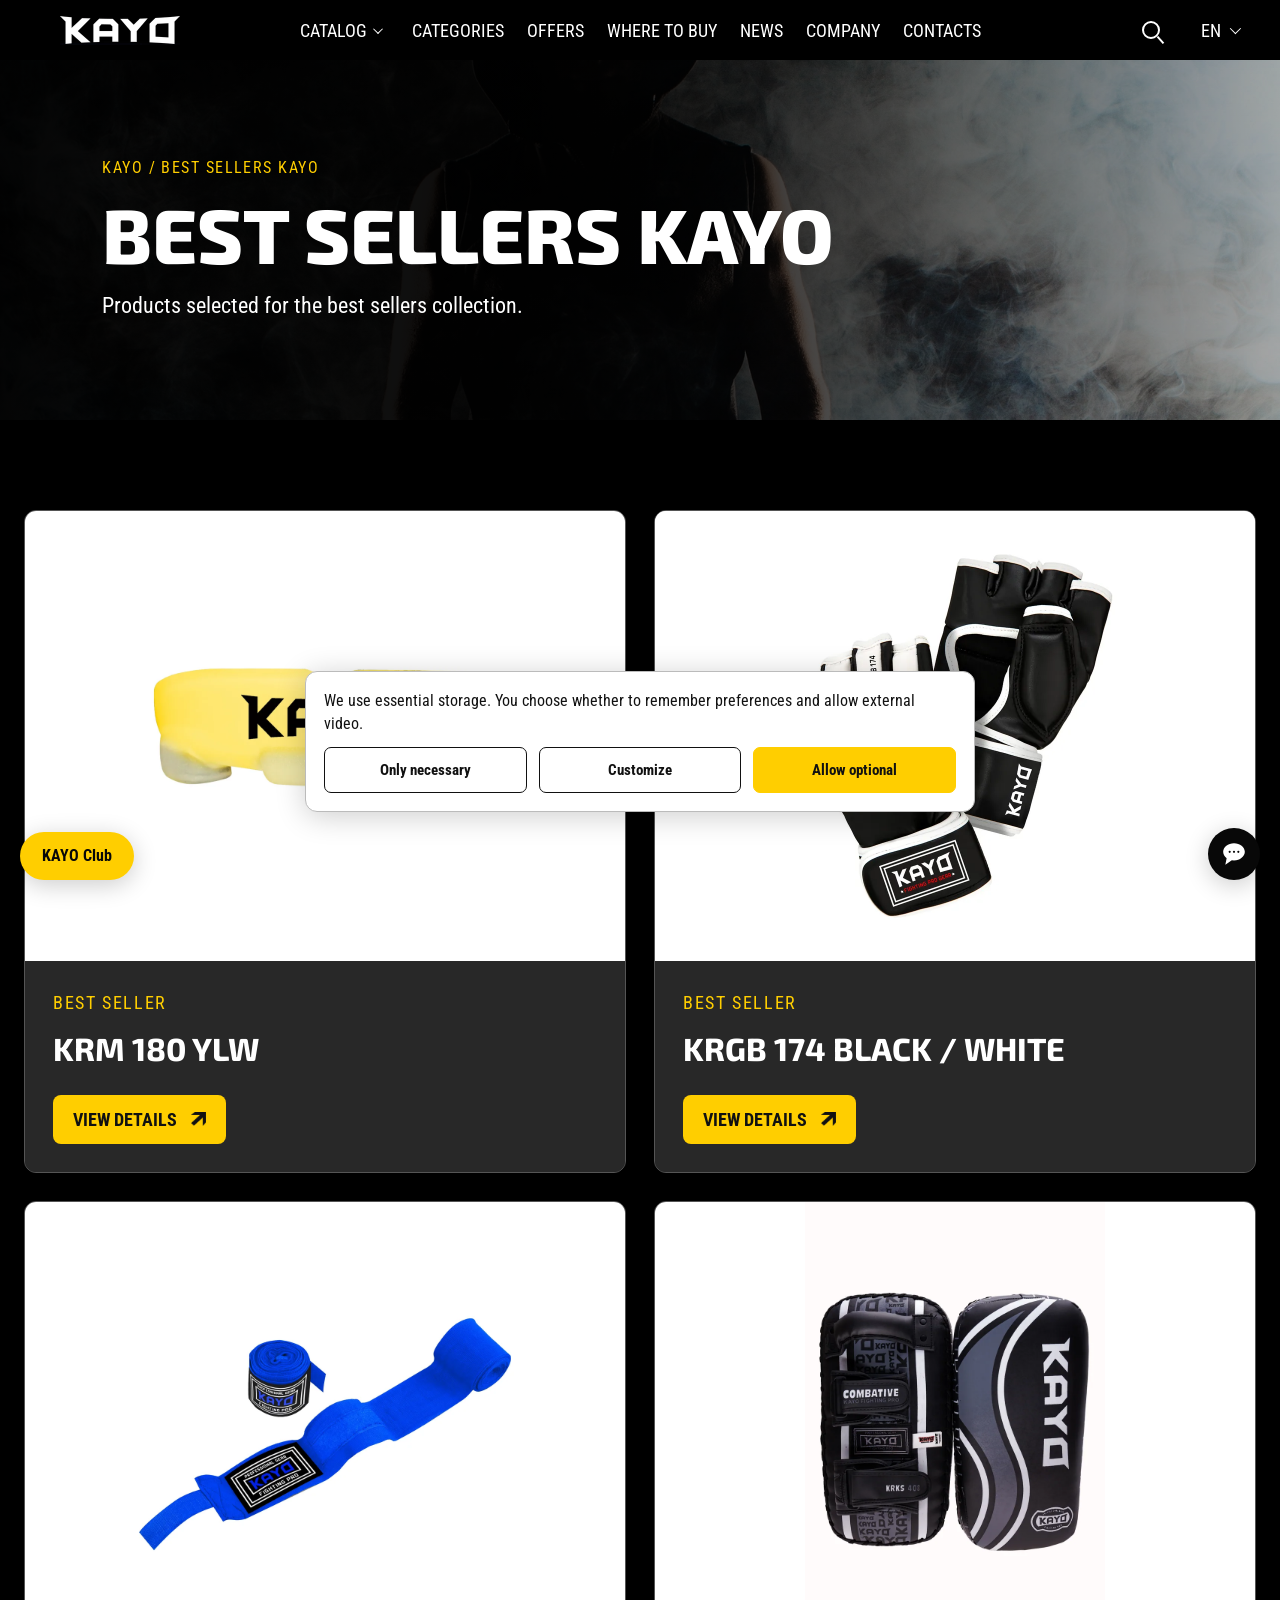
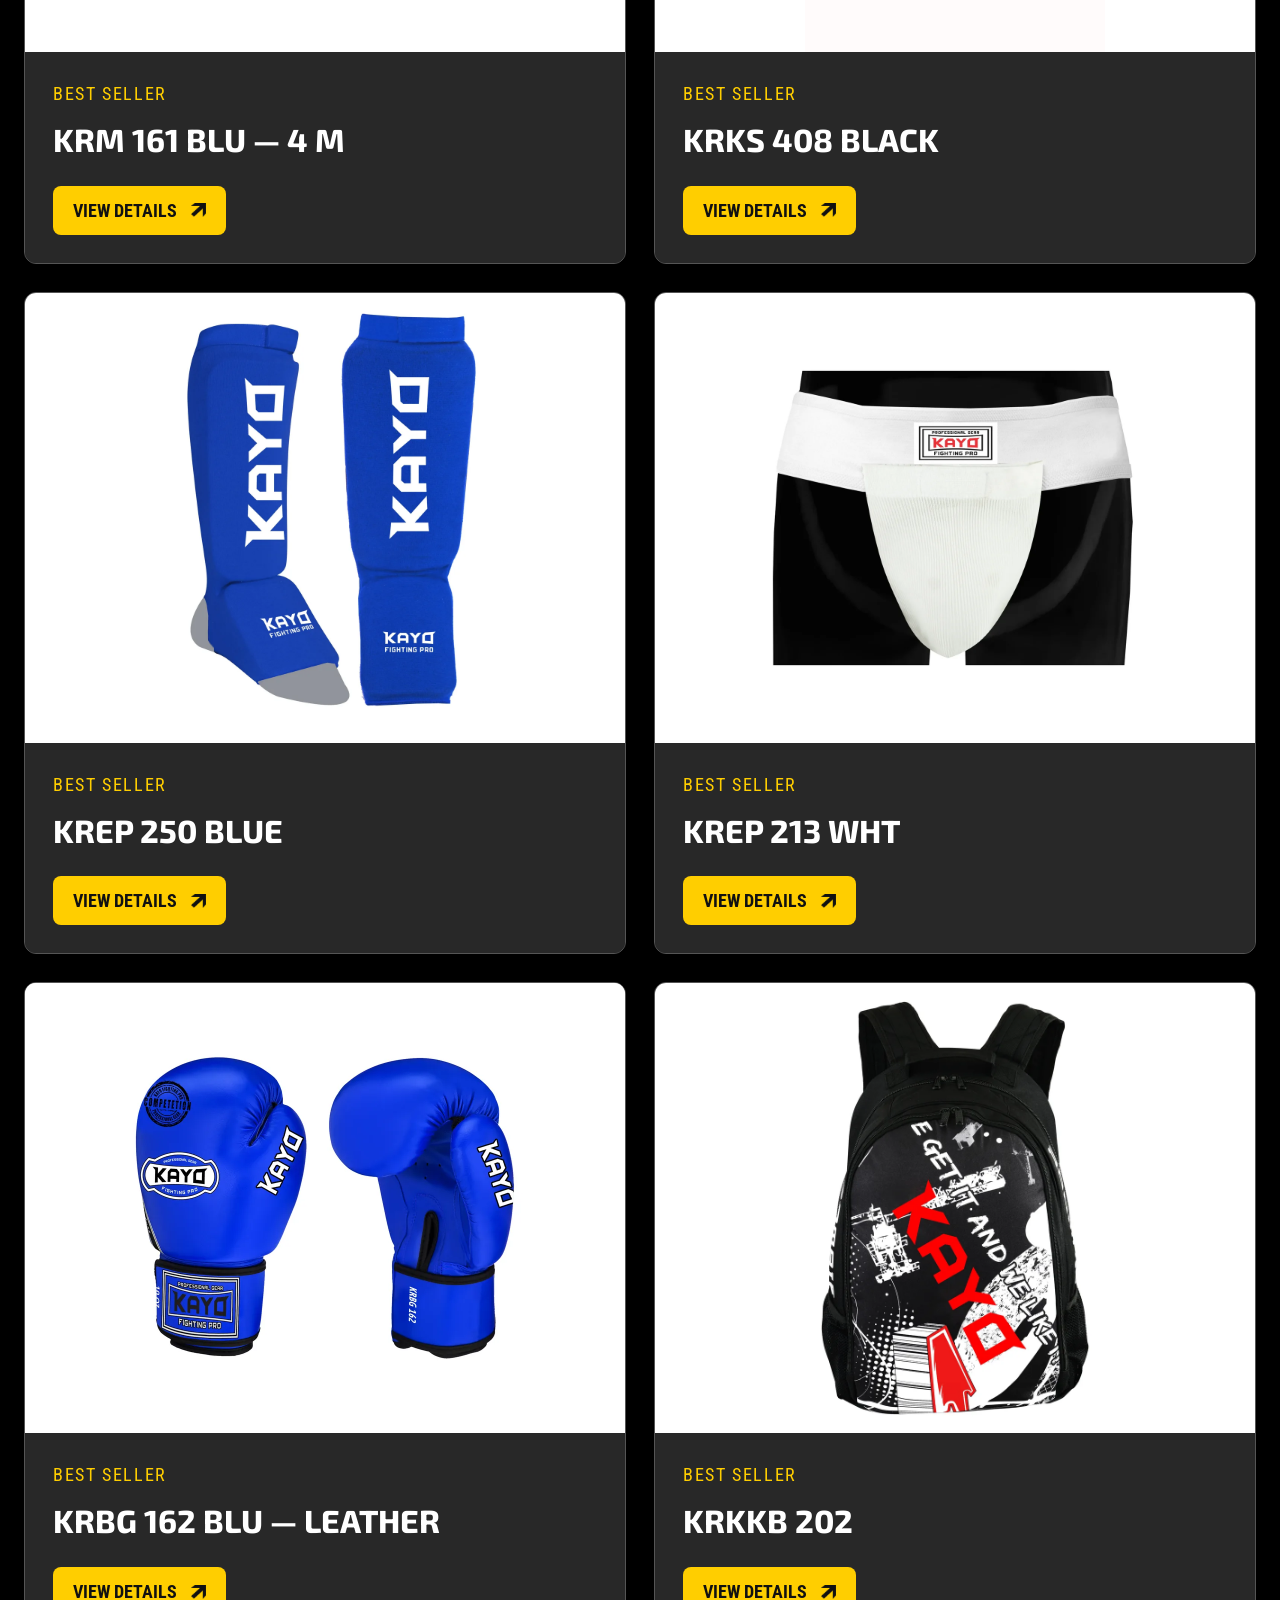
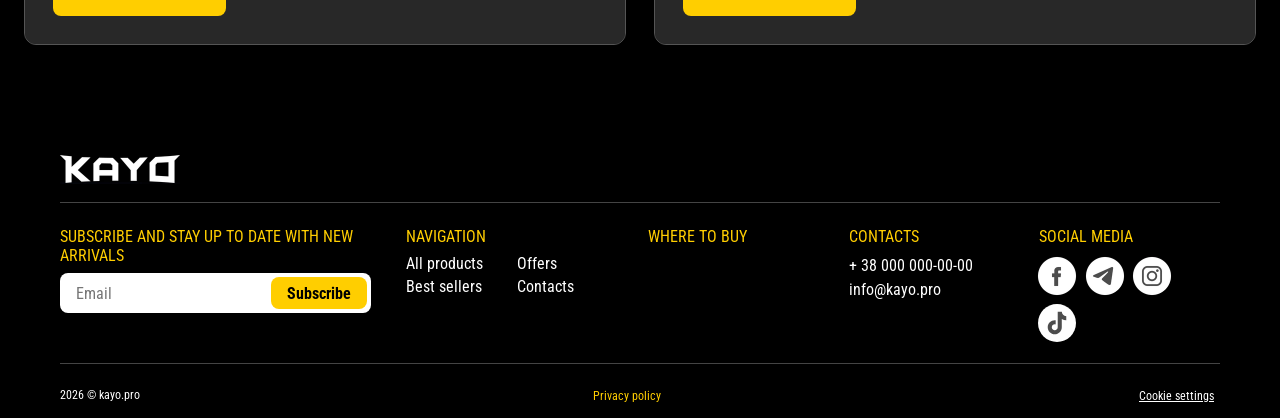
<file: hits.html>
<!doctype html><html lang="en"><head><script src="locale-ui.js?v=5115b50db5d3" defer></script><script src="privacy-state.js?v=2c2a56d7a6fc"></script><link rel="stylesheet" href="engagement.css?v=67f8c4558168"><script src="engagement.js?v=6f5ba61784de" defer></script><script src="product-reviews.js?v=f380d6ae43c8" defer></script><meta charset="UTF-8"><meta name="viewport" content="width=device-width,initial-scale=1"><title>KAYO — Best sellers</title><link rel="icon" type="image/png" href="assets/favicon.png?v=20261013"><link rel="stylesheet" href="style.css?v=c7331d5a44cb"><link rel="stylesheet" href="pages.css?v=0cd47772b9a2"><link rel="stylesheet" href="catalog.css?v=24581563b95f"><link rel="stylesheet" href="catalog-gallery.css?v=372f46f04bf6"><link rel="stylesheet" href="shell-lock.css?v=739a13378e46"></head><body data-page="hits"><script src="new-pages-copy.js?v=ce99e423c430"></script><script src="featured-data.js?v=bbad53cd2802"></script><script src="new-pages.js?v=b2a7b45ae7c0"></script><script src="cms-data.js?v=25b12fa144ea"></script><script src="page-shell.js?v=8d81408266eb"></script><script src="catalog-gallery.js?v=bbbc2aff8510"></script><script src="catalog-gallery-ui.js?v=e16601242ce8"></script><script src="catalog-size-chart.js?v=791f06904057"></script><script src="catalog.js?v=9540d2b60c26"></script><script src="navigation.js?v=77cbdcaabe3d"></script></body></html>
</file>
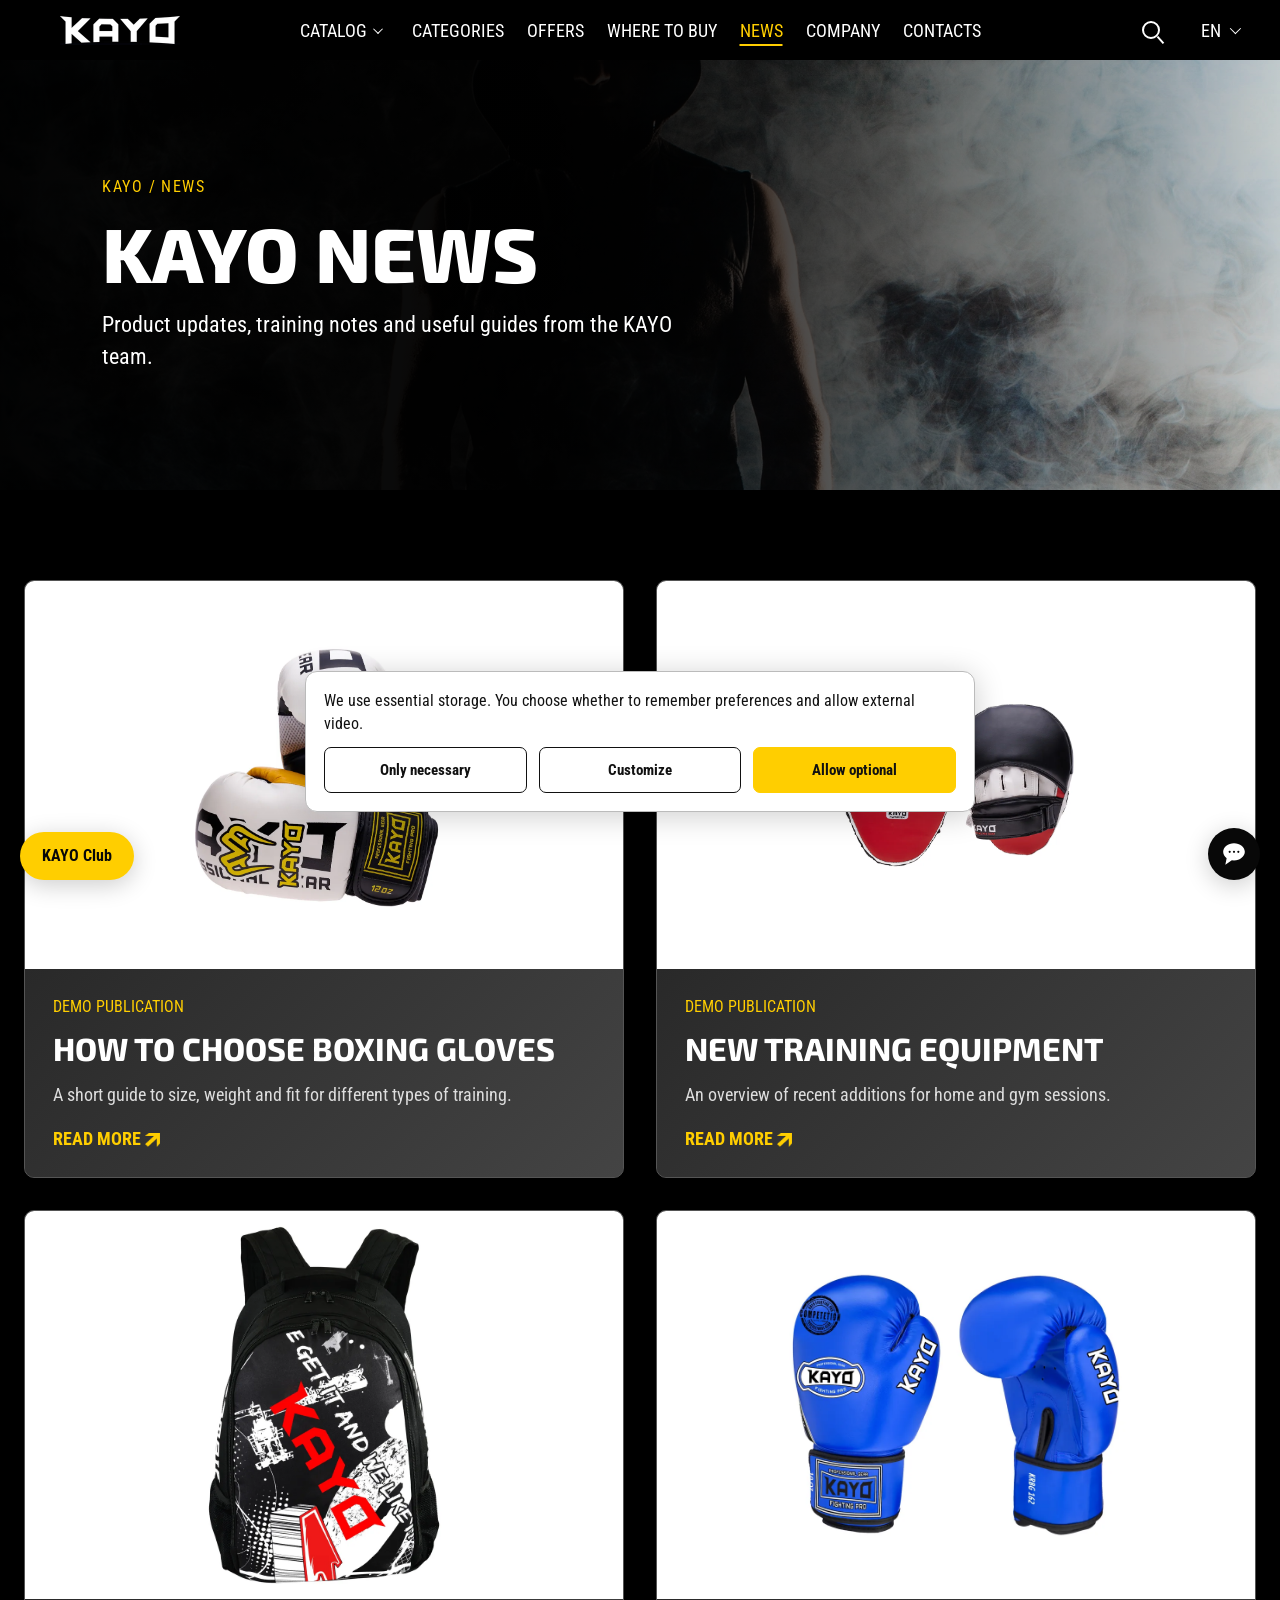
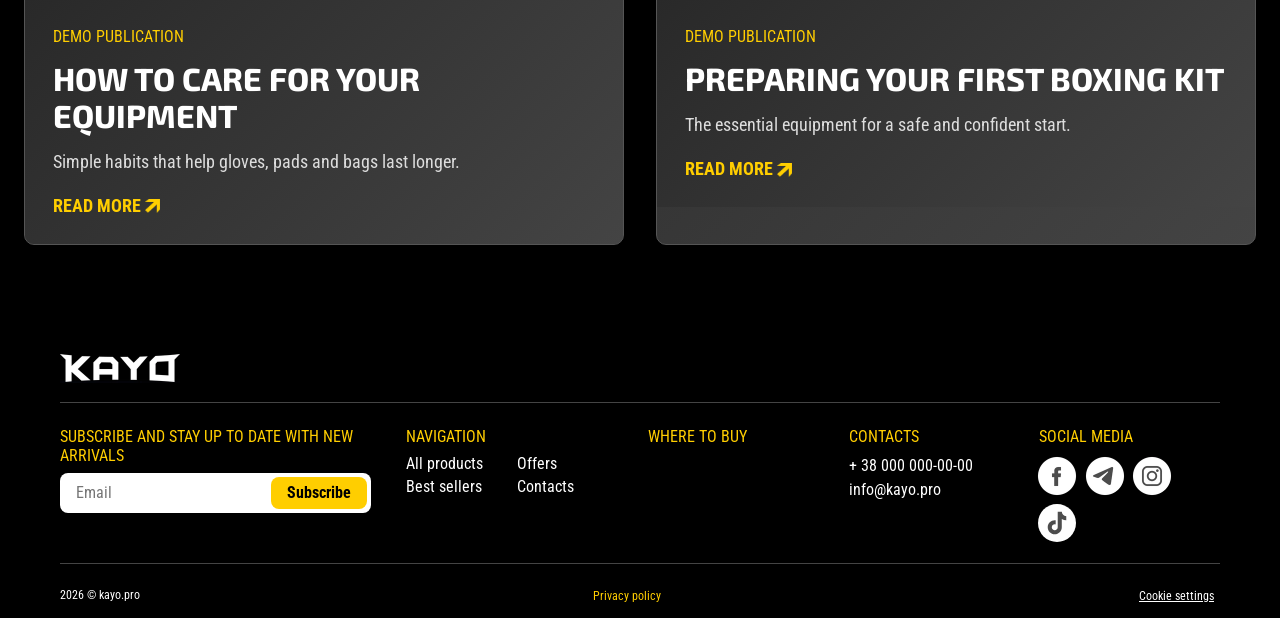
<file: news.html>
<!doctype html><html lang="en"><head><script src="locale-ui.js?v=5115b50db5d3" defer></script><script src="privacy-state.js?v=2c2a56d7a6fc"></script><link rel="stylesheet" href="engagement.css?v=67f8c4558168"><script src="engagement.js?v=6f5ba61784de" defer></script><script src="product-reviews.js?v=f380d6ae43c8" defer></script><meta charset="UTF-8"><meta name="viewport" content="width=device-width,initial-scale=1"><title>KAYO — News</title><link rel="icon" type="image/png" href="assets/favicon.png?v=20261013"><link rel="stylesheet" href="style.css?v=c7331d5a44cb"><link rel="stylesheet" href="pages.css?v=0cd47772b9a2"><link rel="stylesheet" href="shell-lock.css?v=739a13378e46"></head><body data-page="news"><script src="new-pages-copy.js?v=ce99e423c430"></script><script src="cms-data.js?v=25b12fa144ea"></script><script src="page-shell.js?v=8d81408266eb"></script><script src="news-modal.js?v=30b0a9d5f8c7"></script><script src="navigation.js?v=77cbdcaabe3d"></script></body></html>
</file>
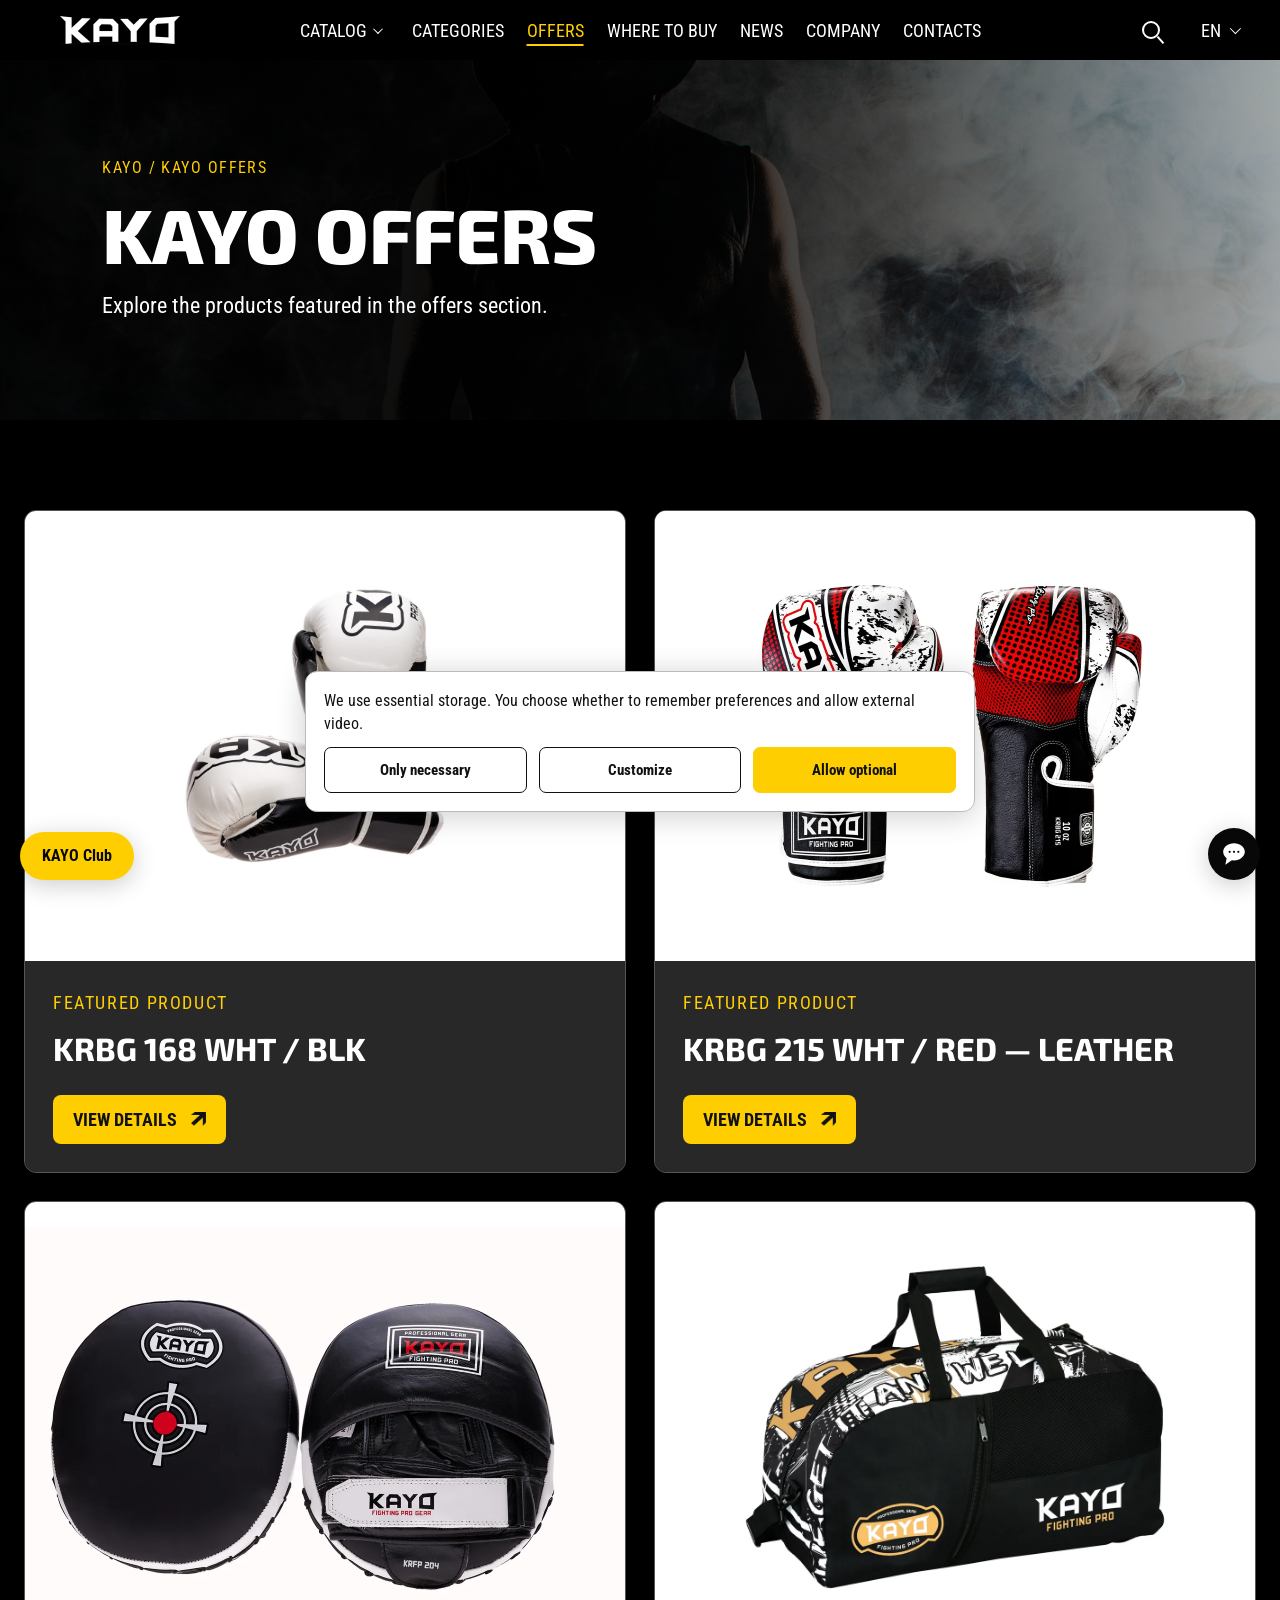
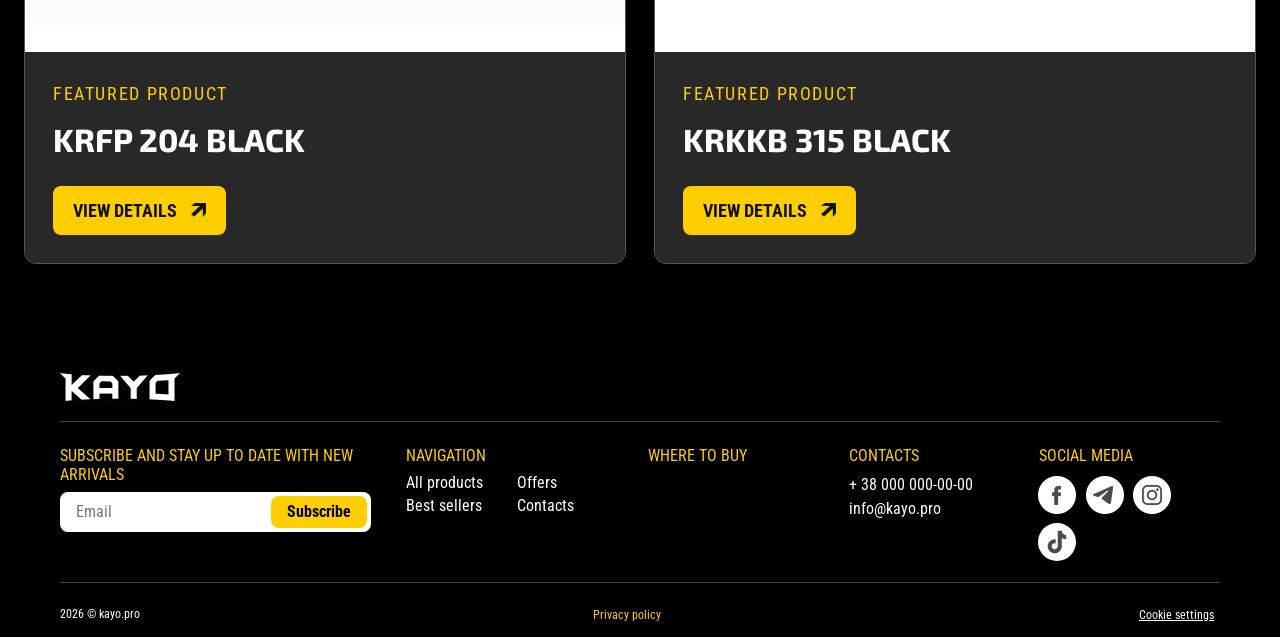
<file: offers.html>
<!doctype html><html lang="en"><head><script src="locale-ui.js?v=5115b50db5d3" defer></script><script src="privacy-state.js?v=2c2a56d7a6fc"></script><link rel="stylesheet" href="engagement.css?v=67f8c4558168"><script src="engagement.js?v=6f5ba61784de" defer></script><script src="product-reviews.js?v=f380d6ae43c8" defer></script><meta charset="UTF-8"><meta name="viewport" content="width=device-width,initial-scale=1"><title>KAYO — Offers</title><link rel="icon" type="image/png" href="assets/favicon.png?v=20261013"><link rel="stylesheet" href="style.css?v=c7331d5a44cb"><link rel="stylesheet" href="pages.css?v=0cd47772b9a2"><link rel="stylesheet" href="catalog.css?v=24581563b95f"><link rel="stylesheet" href="catalog-gallery.css?v=372f46f04bf6"><link rel="stylesheet" href="shell-lock.css?v=739a13378e46"></head><body data-page="offers"><script src="new-pages-copy.js?v=ce99e423c430"></script><script src="offers-data.js?v=32c1d04781d4"></script><script src="new-pages.js?v=b2a7b45ae7c0"></script><script src="cms-data.js?v=25b12fa144ea"></script><script src="page-shell.js?v=8d81408266eb"></script><script src="catalog-gallery.js?v=bbbc2aff8510"></script><script src="catalog-gallery-ui.js?v=e16601242ce8"></script><script src="catalog.js?v=9540d2b60c26"></script><script src="navigation.js?v=77cbdcaabe3d"></script></body></html>
</file>
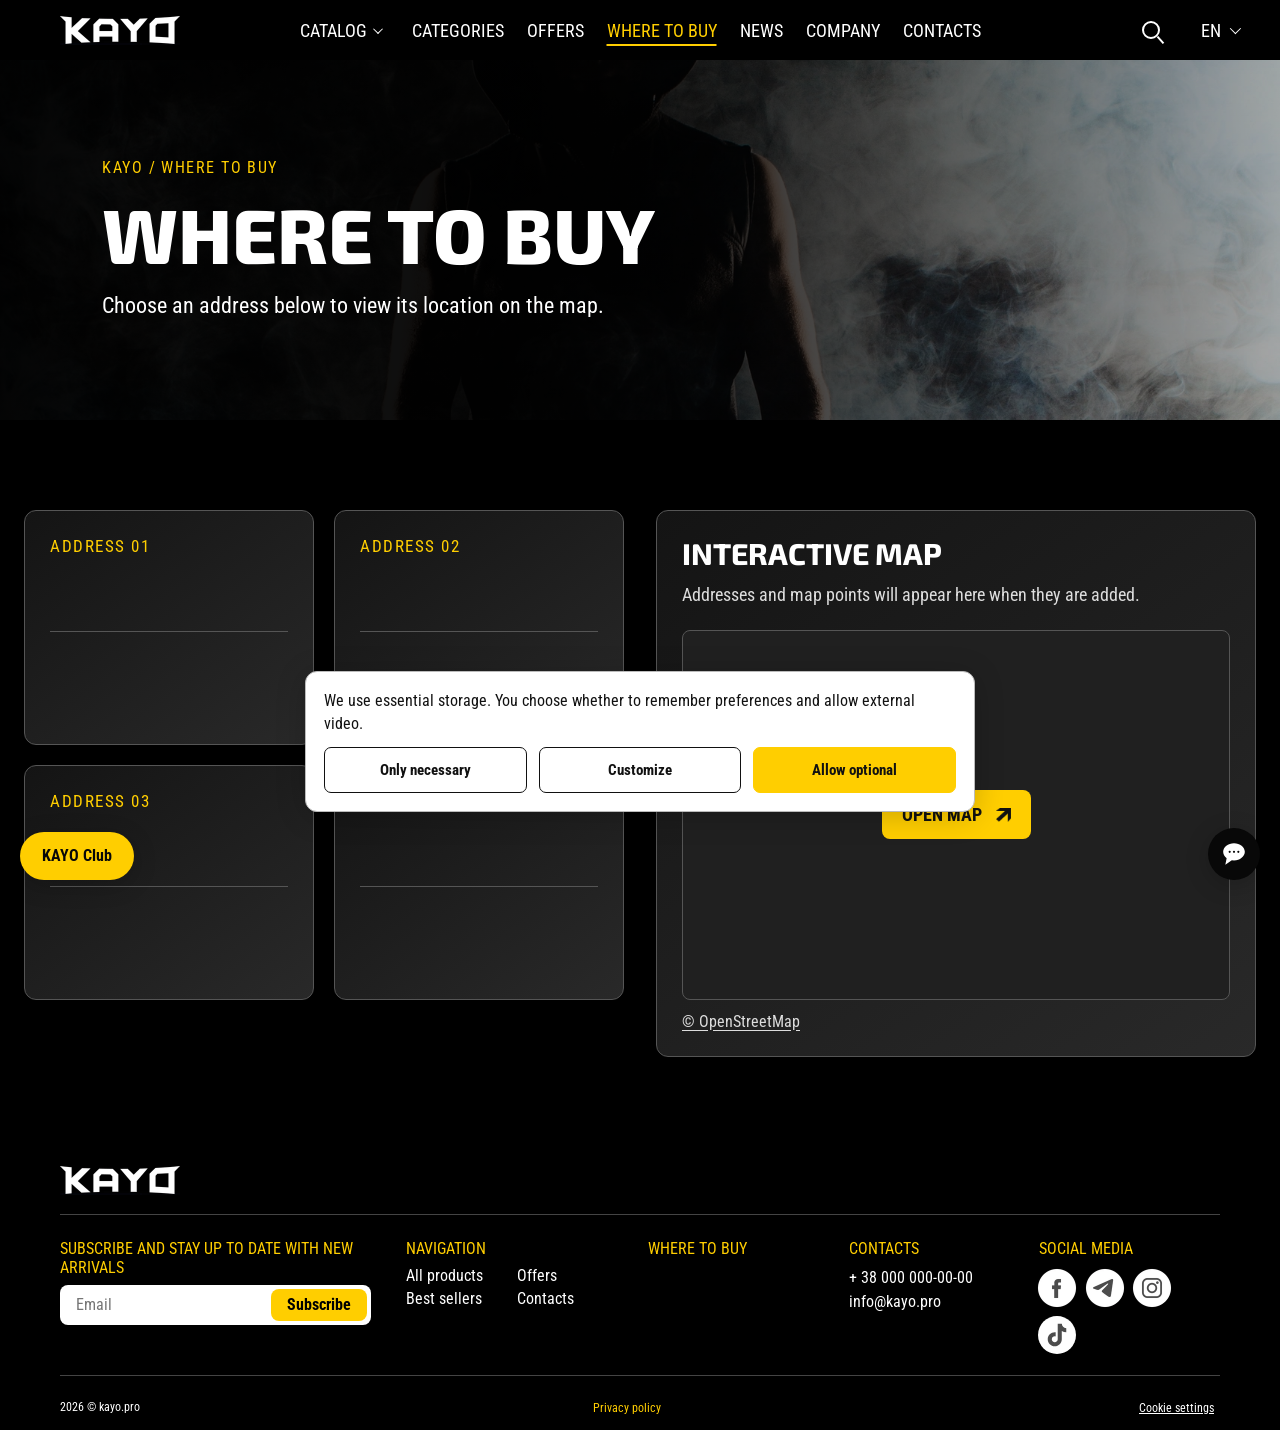
<file: where-to-buy.html>
<!doctype html><html lang="en"><head><script src="locale-ui.js?v=5115b50db5d3" defer></script><script src="privacy-state.js?v=2c2a56d7a6fc"></script><link rel="stylesheet" href="engagement.css?v=67f8c4558168"><script src="engagement.js?v=6f5ba61784de" defer></script><script src="product-reviews.js?v=f380d6ae43c8" defer></script><meta charset="UTF-8"><meta name="viewport" content="width=device-width,initial-scale=1"><title>KAYO — Where to buy</title><link rel="icon" type="image/png" href="assets/favicon.png?v=20261013"><link rel="stylesheet" href="style.css?v=c7331d5a44cb"><link rel="stylesheet" href="pages.css?v=0cd47772b9a2"><link rel="stylesheet" href="shell-lock.css?v=739a13378e46"></head><body data-page="where"><script src="new-pages-copy.js?v=ce99e423c430"></script><script src="new-pages.js?v=b2a7b45ae7c0"></script><script src="cms-data.js?v=25b12fa144ea"></script><script src="page-shell.js?v=8d81408266eb"></script><script src="navigation.js?v=77cbdcaabe3d"></script></body></html>
</file>
<file: engagement.css>
.kayo-float{position:fixed;bottom:max(20px,env(safe-area-inset-bottom));z-index:105;min-height:48px;border:0;cursor:pointer;box-shadow:0 5px 25px #0003;font:700 16px/1.1 RobotoCondensed,Arial,sans-serif}.kayo-club-trigger{left:20px;border-radius:28px;padding:13px 22px;background:#ffce00;color:#080808}.kayo-contact-trigger{right:20px;width:52px;height:52px;border-radius:50%;background:#080808;color:#fff;display:grid;place-items:center}.kayo-float:focus-visible,.kayo-dialog :focus-visible,.kayo-cookie-banner :focus-visible{outline:3px solid #cb7900;outline-offset:3px}
.kayo-dialog{width:min(620px,calc(100vw - 32px));max-height:calc(100dvh - 32px);margin:auto;padding:0;border:0;border-radius:16px;background:#fff;color:#101010;box-shadow:0 18px 80px #0006;font:18px/1.5 RobotoCondensed,Arial,sans-serif;overscroll-behavior:contain}.kayo-dialog::backdrop{background:#0008}.kayo-dialog-head{display:flex;align-items:center;justify-content:space-between;gap:16px;padding:20px 24px;border-bottom:1px solid #ddd;position:sticky;top:0;z-index:1;background:#fff}.kayo-dialog h2{margin:0;font-size:27px;text-transform:uppercase;line-height:1.2}.kayo-dialog-close{width:40px;height:40px;flex:none;border:0;border-radius:50%;background:#f0f1f2;color:#111;font-size:28px;cursor:pointer}.kayo-dialog-body{padding:24px}.kayo-dialog p{margin:0 0 18px}.kayo-dialog form{display:grid;gap:16px}.kayo-dialog label:not(.kayo-check){display:grid;gap:6px}.kayo-dialog input:not([type=checkbox]),.kayo-dialog textarea,.kayo-dialog select{width:100%;box-sizing:border-box;min-height:44px;padding:10px 12px;border:1px solid #a5a9b0;background:#fff;color:#111;border-radius:7px;font:inherit}.kayo-check{display:flex;gap:12px;align-items:flex-start;cursor:pointer}.kayo-check input{width:20px;height:20px;flex:none;margin-top:4px;accent-color:#dd9000}.kayo-dialog button{font-family:inherit}.kayo-action{padding:12px 20px;border:1px solid #111;background:#111;color:#fff;border-radius:7px;cursor:pointer;font-size:17px;font-weight:700;min-height:46px}.kayo-action--accent{background:#ffce00;border-color:#ffce00;color:#111}.kayo-action--outline{background:#fff;color:#111}.kayo-actions{display:flex;flex-wrap:wrap;gap:12px;margin-top:20px}.kayo-actions>*{flex:1}.kayo-dialog [role=status]{font-size:16px}.kayo-dialog [role=status]:empty{display:none}.kayo-club-banner{padding:28px 22px;margin:-24px -24px 24px;background:#080808;color:#fff;font-size:36px;line-height:1.2;font-weight:800}.kayo-club-banner em{color:#ffce00;font-style:normal}.kayo-club-stage{display:grid;grid-template-columns:repeat(3,minmax(0,1fr));gap:10px;margin:24px 0}.kayo-club-stage span{padding:14px 8px;background:#f3f4f6;border-radius:8px;font-size:15px;text-align:center}.kayo-cookie-row{display:flex;align-items:flex-start;justify-content:space-between;gap:16px;padding:16px 0;border-bottom:1px solid #e4e4e4}.kayo-cookie-row p{font-size:15px;margin:4px 0 0;color:#555}.kayo-cookie-row input{width:22px;height:22px;accent-color:#dd9000;flex:none}.kayo-cookie-row strong{font-size:18px}.kayo-cookie-banner{position:fixed;left:50%;transform:translateX(-50%);bottom:88px;z-index:110;width:min(670px,calc(100% - 32px));padding:18px;box-sizing:border-box;border:1px solid #bbb;border-radius:12px;background:#fff;color:#111;box-shadow:0 4px 30px #0003;font:16px/1.4 RobotoCondensed,Arial,sans-serif}.kayo-cookie-banner p{margin:0 0 12px}.kayo-cookie-banner .kayo-actions{margin:0}.kayo-cookie-banner .kayo-action{padding:9px 12px;font-size:15px}.kayo-cookie-settings{border:0;background:transparent;color:inherit;text-decoration:underline;cursor:pointer;font:inherit;margin-left:20px}.kayo-privacy-note{border-left:3px solid #dd9000;padding-left:14px}.kayo-policy h3{margin:28px 0 10px;font-size:20px}.kayo-policy p{font-size:17px}.kayo-review-block{border-top:1px solid #d2d6dc;margin-top:28px;padding-top:24px}.kayo-review-summary{display:flex;align-items:center;gap:14px;flex-wrap:wrap;margin-bottom:18px}.kayo-review-summary strong{font-size:24px}.kayo-review-stars{color:#9c6500;letter-spacing:2px}.kayo-review-toolbar{display:flex;gap:12px;align-items:center;justify-content:space-between;flex-wrap:wrap}.kayo-review-toolbar select{max-width:200px;font:inherit;padding:10px;border:1px solid #aaa;border-radius:6px;background:#fff}.kayo-review-item{border-bottom:1px solid #d2d6dc;padding:20px 0}.kayo-review-item h4{margin:8px 0;font-size:19px}.kayo-review-item p{white-space:pre-wrap;overflow-wrap:anywhere}.kayo-review-item small{color:#555}.kayo-review-pages{display:flex;justify-content:space-between;align-items:center;gap:12px;margin-top:16px}.kayo-review-pages button{padding:8px 16px;border:1px solid #aaa;background:#fff;border-radius:6px;cursor:pointer}.kayo-review-pages button:disabled{opacity:.4;cursor:default}.kayo-rating-options{display:flex;gap:6px;border:0;padding:0;margin:0}.kayo-rating-options legend{margin-bottom:8px}.kayo-rating-options label{position:relative;display:flex!important;cursor:pointer}.kayo-rating-options input{position:absolute;opacity:0;width:1px!important}.kayo-rating-options span{display:grid;place-items:center;width:44px;height:44px;border:1px solid #aaa;border-radius:6px;font-size:26px;color:#9c6500}.kayo-rating-options input:checked+span{background:#ffce00;color:#111;border-color:#111}.kayo-rating-options input:focus-visible+span{outline:3px solid #111;outline-offset:2px}.catalog-filters .catalog-filter-toggle{position:relative;isolation:isolate;min-height:48px;padding:10px 27px;color:#111;background:transparent;font-size:19px;gap:12px}.catalog-filter-toggle:before{content:'';position:absolute;inset:0;z-index:-1;background:#ffb000;transform:skew(-10deg)}.catalog-filter-toggle svg{width:24px;height:24px}.catalog-filter-toggle:hover:before{background:#ffc026}
@media(max-width:600px){.kayo-float{bottom:max(14px,env(safe-area-inset-bottom))}.kayo-club-trigger{left:14px;font-size:14px;padding:12px 17px}.kayo-contact-trigger{right:14px;width:48px;height:48px}.kayo-dialog-head{padding:16px}.kayo-dialog-body{padding:20px}.kayo-dialog h2{font-size:23px}.kayo-club-banner{margin:-20px -20px 20px;padding:26px 20px}.kayo-club-stage{gap:6px}.kayo-club-stage span{font-size:13px;padding:12px 6px}.kayo-cookie-banner{bottom:78px}.kayo-cookie-banner .kayo-actions{gap:8px}.kayo-cookie-banner .kayo-action{font-size:14px}.kayo-cookie-settings{margin:12px 0 0;display:block}.kayo-review-toolbar>*{flex:1}.kayo-review-toolbar select{max-width:none}}
@media(prefers-reduced-motion:reduce){.kayo-dialog,.kayo-float{scroll-behavior:auto;transition:none}}

body.kayo-dialog-open{overflow:hidden}.kayo-dialog label.kayo-cookie-row{display:flex}
.kayo-dialog h2{min-width:0;overflow-wrap:anywhere}.kayo-actions>*{min-width:0;overflow-wrap:anywhere}
.kayo-dialog-body{overflow-wrap:anywhere}
</file>
<file: style.css>
*{box-sizing:border-box}html{scroll-behavior:smooth}body{margin:0;background:#000;color:#fff;font-family:'Arial Narrow','Roboto Condensed',Arial,sans-serif;font-stretch:condensed}a{color:inherit;text-decoration:none}button,input,select{font:inherit}button:disabled{opacity:1;color:#000;cursor:default}em{font-style:normal;color:#ffce00}h1,h2,h3,p{margin:0}h2{font-family:Bahnschrift,'Arial Narrow',Arial,sans-serif;font-size:40px;font-weight:700;text-transform:uppercase;line-height:1.2}.wrap{width:calc(100% - 120px);max-width:1500px;margin:auto}.gradient{background:linear-gradient(110deg,#232323,#494949)}header{height:60px;padding:0 34px 0 60px;display:flex;align-items:center;gap:25px;background:#000}header .brand{margin-right:auto;line-height:0}header nav{display:flex;gap:23px;align-items:center;text-transform:uppercase;white-space:nowrap;font-size:18px}.language select{background:#000;color:white;border:0;padding:5px 0;cursor:pointer;font-size:18px}.hamburger{display:none}.search{width:18px;height:18px;border:2px solid #fff;border-radius:50%;position:relative;margin-right:8px}.search:after{content:'';width:9px;height:2px;background:white;position:absolute;transform:rotate(48deg);right:-7px;bottom:-4px}.hero{height:710px;position:relative;background:url('assets/hero.webp') left top/887px 651px no-repeat}.ring{position:absolute;right:7%;top:85px;width:47px;height:46px}.hero-copy{position:absolute;right:60px;top:200px;width:548px;text-align:center}.hero h1{font-family:Bahnschrift,'Arial Narrow',Arial,sans-serif;font-weight:900;font-size:50px;line-height:1.08;text-transform:uppercase}.rule{height:2px;background:#ffcf00;margin:25px 0}.rule i{position:relative;display:block;background:#000;width:48px;height:14px;margin:auto;top:-6px}.rule i:after{content:'';width:8px;height:8px;border:2px solid #ffce00;display:block;transform:rotate(45deg);position:absolute;left:18px;top:1px}.hero p{font-size:20px;line-height:1.25;color:#ffce00;text-transform:uppercase;margin-bottom:16px}.yellow{background:#ffce00;border:0;border-radius:8px;color:#000;font-weight:700;display:inline-flex;align-items:center;justify-content:center}.hero-cta{min-width:222px;min-height:60px;padding:10px 20px;font-size:18px;text-transform:uppercase}.down{position:absolute;bottom:22px;left:calc(50% - 17px);width:35px;height:35px;transform:rotate(45deg);border-bottom:3px solid #ffce00;border-right:3px solid #ffce00}.marquee{height:108px;display:flex;align-items:center;justify-content:space-around;overflow:hidden;gap:32px;padding:0 16px}.marquee img{width:120px;opacity:.5;flex:none}.categories{display:grid;grid-template-columns:repeat(3,minmax(0,1fr));gap:40px;padding-top:60px;padding-bottom:100px}.category{border-left:2px solid #ffce00;min-width:0}.category h3{height:48px;font-size:26px;text-transform:uppercase;display:flex;align-items:center;gap:5px;padding-left:14px;white-space:nowrap;font-weight:700}.category-body{height:290px;border:1px solid #444;border-left:0;border-radius:0 10px 10px 0;overflow:hidden;background:#000}.category img{display:block;width:100%;height:240px;object-fit:fill}.category p{font-size:18px;line-height:22px;text-transform:uppercase;padding:0 14px;min-height:48px;display:flex;align-items:center}.category .mobile-copy{display:none}.products{padding:100px 0}.section-heading{display:flex;align-items:center;justify-content:space-between;margin-bottom:32px;gap:12px}.outline{border:2px solid #ff3d00;border-radius:3px;padding:7px 14px;font-weight:700;font-size:16px;text-transform:uppercase;white-space:nowrap}.product-grid{display:grid;grid-template-columns:repeat(4,minmax(0,1fr));gap:40px}.product{border-radius:10px;overflow:hidden;background:#f7f7f7;color:#000;min-width:0;position:relative}.product img{width:100%;height:200px;object-fit:fill;display:block;background:#fff}.product-info{height:133px;padding:12px 16px 10px;display:flex;flex-direction:column}.product p{font-size:18px;line-height:22px;text-transform:uppercase;min-height:56px}.product-action{border-top:1px solid #b5b5b5;padding-top:10px;display:flex;justify-content:flex-end;margin-top:auto}.product-action span{font-size:16px;min-height:36px;padding:6px 13px;text-transform:uppercase}.benefits{padding-top:100px;padding-bottom:100px}.benefits h2{margin-bottom:32px}.benefit-grid{display:grid;grid-template-columns:repeat(3,minmax(0,1fr));gap:40px}.benefit{height:182px;border:1px solid #444;border-radius:10px;padding:18px 15px}.benefit img{display:block;width:47px;height:46px;margin-bottom:14px}.benefit h3{color:#ffce00;font-size:24px;margin-bottom:12px;line-height:1}.benefit p{font-size:16px;line-height:22px}.story{height:594px;background:#000 url('assets/story.webp') right top/auto 594px no-repeat;position:relative}.story-copy{position:absolute;left:60px;top:135px;text-align:center;width:443px}.story h2{font-family:Bahnschrift,'Arial Narrow',sans-serif;font-size:48px;line-height:1.3;font-weight:900}.story h2>span:first-child{font-size:36px}.story p{font-size:18px;margin:15px 0 24px}.story picture img{width:187px;height:50px;object-fit:contain}.production{padding:100px 0}.production h2{margin-bottom:32px}.video img{display:block;width:100%;aspect-ratio:1246/703;object-fit:cover;border-radius:8px}footer{font-size:16px}.footer-top{min-height:102px;display:flex;align-items:center;gap:30px;border-bottom:1px solid #444}.footer-top picture img{width:120px;display:block}.footer-top p{margin-left:auto}.footer-main{display:grid;grid-template-columns:1.5fr 1fr .8fr .75fr .6fr;gap:35px;padding:24px 0 20px;border-bottom:1px solid #444}footer h3, .subscribe>p{font-size:16px;font-weight:400;text-transform:uppercase;color:#ffce00;margin-bottom:8px}.email{height:40px;border-radius:8px;background:#fff;display:flex;padding:4px}.email input{width:0;flex:1;min-width:0;border:0;padding-left:12px;background:white}.email button{padding:0 16px;font-size:16px}.footer-nav>div{display:grid;grid-template-columns:1fr 1fr;gap:4px 16px}.contact p{line-height:24px}.social-footer img{width:137px;height:42px;object-fit:contain}.footer-bottom{display:flex;justify-content:space-between;padding:24px 0 32px;font-size:12px}.footer-bottom span:last-child{color:#ffce00}.sr-only{position:absolute;width:1px;height:1px;padding:0;overflow:hidden;clip:rect(0,0,0,0)}:focus-visible{outline:2px solid #ffce00;outline-offset:4px}
@media(min-width:601px) and (max-width:1150px){header{padding:0 30px;gap:15px}header nav{gap:12px;font-size:14px}.wrap{width:calc(100% - 60px)}.hero-copy{right:30px;width:48%;top:200px}.hero h1{font-size:40px}.hero{background-size:auto 651px;background-position:-130px top}.category h3{font-size:20px}.categories{gap:24px}.category p{font-size:16px}.product-grid{gap:20px}.product p{font-size:16px}.benefit-grid{gap:20px}.benefit{height:auto;min-height:182px}.footer-main{gap:16px}.footer-top{gap:20px}.footer-top p{max-width:40%}.story-copy{left:30px;width:40%}.story h2{font-size:40px}}
@media(max-width:600px){.wrap{width:calc(100% - 32px)}header{height:58px;padding:0 16px;gap:24px}header nav{display:none}.brand img{width:120px;height:30px}.language{order:1}.search{order:2;margin:0}.hamburger{display:block;order:3;font-size:26px;line-height:1}.hero{height:568px;background-image:linear-gradient(to bottom,transparent 180px,#000 460px),url('assets/figma-hero-mobile-clean.webp');background-size:100% 470px,100% auto;background-position:top;background-repeat:no-repeat}.ring{width:33px;height:33px;right:48px;top:40px}.hero-copy{left:16px;right:16px;width:auto;top:274px}.hero h1{font-size:30px;line-height:1.24}.rule{margin:12px 0 15px}.hero p{font-size:18px;line-height:22px;max-width:320px;margin:0 auto 16px}.hero-cta{min-height:60px}.down{bottom:32px}.marquee{height:86px;gap:32px;justify-content:flex-start}.marquee img{width:84px}.categories{display:flex;flex-direction:column;gap:30px;padding-top:40px;padding-bottom:60px}.category h3{height:48px;font-size:26px;padding-left:14px;gap:4px}.category-body{height:258px}.category img{height:210px;object-fit:fill}.category p{height:48px;font-size:18px;line-height:22px;padding:0 14px}.category .desktop-copy{display:none}.category .mobile-copy{display:flex}.products{padding:54px 0 58px}.section-heading{margin-bottom:12px;gap:8px}h2{font-size:28px}.outline{font-size:16px;padding:5px 4px;line-height:16px}.product-grid{display:flex;gap:10px;overflow-x:auto;scrollbar-width:none;margin-right:-16px;padding-right:16px;scroll-snap-type:x mandatory}.product-grid::-webkit-scrollbar,.benefit-grid::-webkit-scrollbar{display:none}.product{flex:0 0 260px;scroll-snap-align:start}.product img{height:200px;object-fit:fill}.product-info{height:125px;padding:12px 15px 10px}.product p{font-size:18px;line-height:22px}.product-action{padding-top:10px}#hits .product{border:1px solid #ffce00}#hits .product-info{height:124px}#hits .product img{height:199px}.benefits{padding-top:54px;padding-bottom:58px}.benefits h2{margin-bottom:12px}.benefit-grid{display:flex;overflow-x:auto;gap:10px;scrollbar-width:none;margin-right:-16px;padding-right:16px;scroll-snap-type:x mandatory}.benefit{flex:0 0 314px;height:182px;scroll-snap-align:start;padding:18px 15px}.benefit h3{font-size:24px}.story{height:796px;background-image:linear-gradient(to bottom,transparent 280px,#000 470px),url('assets/story-mobile.webp');background-position:top;background-size:100% 550px,100% auto;background-repeat:no-repeat}.story-copy{left:16px;right:16px;width:auto;top:386px}.story h2{font-size:42px;line-height:1.25}.story h2>span:first-child{font-size:29px}.story p{margin:12px 0 16px;font-size:18px}.story picture img{width:169px;height:50px}.production{padding:54px 0 58px}.production h2{font-size:28px;white-space:nowrap;margin-bottom:12px}.video img{aspect-ratio:328/185}.footer-top{padding:20px 0 16px;display:flex;flex-direction:column;gap:12px;min-height:154px}.footer-top picture img{width:144px;height:70px;object-fit:contain}.footer-top p{margin:0;text-align:center;font-size:16px;line-height:22px;max-width:290px}.footer-nav{display:none}.footer-main{display:grid;grid-template-columns:1fr 1fr;gap:0;padding:20px 0 0;border:0;text-align:center}.where{grid-column:1;grid-row:1}.contact{grid-column:2;grid-row:1}.contact p{font-size:16px}.social-footer{grid-column:1/3;grid-row:2;padding:16px 0;border-bottom:1px solid #444}.social-footer h3{display:none}.social-footer img{height:42px}.subscribe{grid-column:1/3;grid-row:3;padding-top:16px}.subscribe>p{color:white;text-transform:none;font-size:16px;margin-bottom:10px}.email{height:40px}.footer-bottom{flex-direction:column-reverse;align-items:center;gap:16px;padding:12px 0 30px}.footer-bottom span:last-child{text-decoration:underline}.footer-bottom{font-size:12px}}
@media(prefers-reduced-motion:reduce){html{scroll-behavior:auto}}
h1,h2{font-stretch:normal}.hero{background-size:755px 651px}.hero:before{content:'';position:absolute;left:685px;top:0;width:70px;height:651px;background:linear-gradient(90deg,transparent,#000)}h2{line-height:44px}.footer-top{min-height:68px}.footer-main{padding-top:24px;padding-bottom:20px}.footer-bottom{padding-bottom:16px}.story-copy{top:135px}.story h2{font-stretch:normal}.story h2>span:first-child{font-size:34px}.production{padding-bottom:101px}
@media(min-width:601px) and (max-width:1150px){.hero{background-size:755px 651px}.hero:before{left:555px}}
@media(max-width:600px){h2{line-height:34px}.hero{background-size:100% 470px,100% auto}.hero:before{display:none}.hero h1{font-size:30px}.products{padding-bottom:62px}.benefits{padding-bottom:55px}.story{height:587px;background-size:100% 450px,100% auto;background-image:linear-gradient(to bottom,transparent 210px,#000 292px),url('assets/story-mobile.webp')}.story-copy{top:285px}.story h2{font-size:42px;line-height:1.25}.story h2>span:first-child{font-size:28px}.story p{margin:12px 0 16px}.production{padding-bottom:58px}.footer-top{min-height:154px}.footer-bottom{padding-bottom:30px}.footer-main{padding-top:20px;padding-bottom:0}.section-heading h2{font-size:27px}.section-heading .outline{font-size:14px}.category h3{font-size:25px}}
@font-face{font-family:RobotoCondensed;src:url('assets/RobotoCondensed.ttf') format('truetype');font-weight:100 900;font-display:swap}@font-face{font-family:Exo2;src:url('assets/Exo2.ttf') format('truetype');font-weight:100 900;font-display:swap}body{font-family:RobotoCondensed,'Arial Narrow',sans-serif;font-stretch:normal}h1,h2,.hero h1,.story h2{font-family:Exo2,Arial,sans-serif;font-weight:800}.hero h1{font-size:50px;font-weight:900}.story h2{font-weight:900}.video{position:relative}.video:after{content:'▶';position:absolute;left:50%;top:50%;transform:translate(-50%,-50%);width:60px;height:60px;border-radius:50%;background:#ffce00;color:#000;display:grid;place-items:center;font:26px Arial;padding-left:4px}header nav{gap:23px}.story{background-position:right top}.story:before{content:'';position:absolute;left:450px;top:0;width:90px;height:100%;background:linear-gradient(90deg,#000,transparent)}.category h3{font-size:26px}
@media(max-width:600px){.hero h1{font-size:30px}.hero-copy{top:274px}.story:before{display:none}.story h2{font-size:42px}.story h2>span:first-child{font-size:28px}.section-heading h2{font-size:28px}.section-heading .outline{font-size:16px}.footer-top{gap:8px;padding-top:20px;padding-bottom:16px}.footer-top picture img{height:64px}.footer-main{padding-top:16px}.social-footer{padding:12px 0}.footer-bottom{padding-bottom:20px;gap:12px}.subscribe{padding-top:16px}.subscribe>p{font-size:16px}.category h3{font-size:26px}}
.hero h1{line-height:1.14}.footer-bottom{padding-bottom:14px}
@media(min-width:601px) and (max-width:1000px){header nav{display:none}.wrap{width:calc(100% - 48px)}.categories{grid-template-columns:repeat(2,minmax(0,1fr))}.category h3{font-size:24px}.product-grid{grid-template-columns:repeat(2,minmax(0,1fr))}.benefit-grid{grid-template-columns:repeat(2,minmax(0,1fr))}.footer-main{grid-template-columns:repeat(3,minmax(0,1fr))}.footer-top p{font-size:14px}.footer-top{gap:16px}.story-copy{width:40%;left:24px}.story h2{font-size:34px}.story h2>span:first-child{font-size:25px}.hero h1{font-size:36px}.hero-copy{right:24px}.category img{object-fit:contain}.category-body{background:#000}.production h2{font-size:34px}}
@media(max-width:600px){.hero h1{line-height:1.24}.footer-bottom{padding-bottom:14px}.footer-top{padding-top:16px}.products#hits{padding-bottom:63px}.production{padding-bottom:57px}html:not([lang=uk]) .section-heading h2{font-size:24px}html:not([lang=uk]) .section-heading .outline{font-size:14px;white-space:normal;max-width:98px;text-align:center}html:not([lang=uk]) .story h2{font-size:34px}html:not([lang=uk]) .story h2>span:first-child{font-size:24px}html:not([lang=uk]) .product p{font-size:16px;line-height:20px}html:not([lang=uk]) .category h3{font-size:24px}html:not([lang=uk]) .production h2{font-size:26px}}
@media(max-width:600px){.footer-bottom{padding-bottom:8px}}
@media(max-width:600px){header .hamburger{background:none;border:0;color:#fff;padding:0;cursor:pointer}header.menu-open nav{display:flex;position:absolute;left:0;right:0;top:58px;background:#080808;border-top:1px solid #333;flex-direction:column;align-items:flex-start;padding:22px 24px;gap:16px;z-index:30;font-size:16px}}
@media(min-width:1001px){header{gap:18px}header nav{gap:14px;font-size:15px}}
@media(min-width:1001px){header{position:relative}header nav{position:absolute;left:50%;transform:translateX(-50%)}header .search{margin-left:auto}}
@media(min-width:761px) and (max-width:1000px){header{padding:0 20px;gap:10px;position:relative}header nav{display:flex;position:absolute;left:50%;transform:translateX(-50%);gap:8px;font-size:11px}.search{margin-left:auto}.language{margin-left:0}.language select{font-size:14px}}
@media(min-width:601px) and (max-width:760px){header{padding:0 20px}.hamburger{display:block;background:none;border:0;color:#fff;font-size:25px}.language{margin-left:auto}header.menu-open nav{display:flex;position:absolute;left:0;right:0;top:60px;background:#080808;border-top:1px solid #333;flex-direction:column;align-items:flex-start;padding:22px 24px;gap:16px;z-index:30;font-size:16px}}

/* Approved continuous hero and logo motion. */
.ring-mark{position:absolute;width:110px;height:110px;right:5.2%;top:56px}
.ring-text,.ring-core{position:absolute;display:block;object-fit:contain}
.ring-text{inset:0;width:100%;height:100%;animation:kayo-ring-spin 14s linear infinite;transform-origin:50% 50%;will-change:transform}
.ring-core{left:50%;top:50%;width:34%;height:34%;transform:translate(-50%,-50%)}
.marquee{display:block;padding:0;overflow:hidden}
.marquee-track{display:flex;width:max-content;height:100%;align-items:center}
.marquee-group{display:flex;flex:0 0 auto;align-items:center;gap:32px;padding-right:32px}
.marquee-group img{width:120px;height:auto;opacity:.5;flex:none}
@keyframes kayo-ring-spin{to{transform:rotate(360deg)}}
@media(max-width:600px){.ring-mark{width:84px;height:84px;right:24px;top:24px}.marquee-group img{width:84px}}
@media(prefers-reduced-motion:reduce){.ring-text{animation-play-state:paused}}

/* The visual language menu closes on pointer exit; the native select remains as a JS fallback. */
.language-menu-control{position:relative;display:flex;align-items:center}
.language-menu-control select[hidden]{display:none}
.language-trigger{display:flex;align-items:center;gap:9px;padding:7px 8px;border:0;background:#000;color:#fff;font-size:18px;cursor:pointer}
.language-trigger:focus{outline:none}
.language-trigger:focus-visible{outline:2px solid #ffce00;outline-offset:2px}
.language-chevron{width:8px;height:8px;border-right:1.5px solid currentColor;border-bottom:1.5px solid currentColor;transform:rotate(45deg) translateY(-2px)}
.language-menu{position:absolute;right:0;top:100%;min-width:80px;padding:6px 0;background:#080808;border-top:2px solid #ffce00;box-shadow:0 14px 30px rgba(0,0,0,.45);z-index:90;opacity:0;visibility:hidden;pointer-events:none;transform:translateY(-4px);transition:opacity .15s ease,transform .15s ease,visibility .15s}
.language-menu-control.is-open .language-menu{opacity:1;visibility:visible;pointer-events:auto;transform:none}
.language-option{display:block;width:100%;padding:8px 14px;border:0;background:transparent;color:#fff;text-align:left;cursor:pointer;font-size:16px}
.language-option:hover,.language-option:focus-visible,.language-option[aria-checked="true"]{background:#ffce00;color:#000;outline:none}
@media(prefers-reduced-motion:reduce){.language-menu{transition:none}}

/* Hero uses a direct crop from KAYO/Group 2258.png without horizontal distortion. */
@media(min-width:1151px){.hero{background-size:auto 651px}.hero:before{left:650px}.hero-copy{right:60px;width:548px}}

/* Preserve the 1366 px Figma hero proportions on wider desktop screens. */
@media(min-width:1367px){
  .hero{height:47.657vw;background-size:auto 47.657vw}
  .hero:before{left:47.584vw;width:5.124vw;height:47.657vw}
  .ring-mark{width:8.053vw;height:8.053vw;right:5.2%;top:4.1vw}
  .hero-copy{right:4.392vw;top:14.641vw;width:40.117vw}
  .hero h1{font-size:3.66vw}
  .rule{margin:1.83vw 0}
  .hero p{font-size:1.464vw;margin-bottom:1.171vw}
  .hero-cta{min-width:16.252vw;min-height:4.392vw;padding:.732vw 1.464vw;font-size:1.318vw}
  .down{bottom:1.61vw;left:calc(50% - 1.281vw);width:2.562vw;height:2.562vw}
}

/* VERIFIED Figma exports: frame 343:2368, hero group 343:3117, story group 347:6852. */
@media(min-width:601px){
  .hero{
    background-image:url('assets/figma-hero-background-clean.webp');
    background-position:left -15px;
    background-repeat:no-repeat;
    background-size:880px 665px;
  }
  .hero:before{display:none}
  .story{
    background-image:url('assets/figma-story-background.webp');
    background-position:right top;
    background-repeat:no-repeat;
    background-size:911px 594px;
  }
  .story:before{display:none}
}

@media(min-width:1367px){
  .hero{
    background-position:left -1.098vw;
    background-size:64.422vw 48.682vw;
  }
}

/* Catalog navigation: desktop hover/focus dropdown and mobile accordion. */
header{position:relative;z-index:50}
header nav.site-nav{overflow:visible}
.catalog-nav{position:relative;display:flex;align-items:center;white-space:nowrap}
.catalog-main-link{display:inline-flex;align-items:center}
.catalog-toggle{width:22px;height:30px;padding:0;border:0;background:transparent;color:#fff;cursor:pointer;display:grid;place-items:center}
.catalog-toggle span{width:7px;height:7px;border-right:1.5px solid currentColor;border-bottom:1.5px solid currentColor;transform:rotate(45deg) translate(-1px,-1px);transition:transform .18s ease}
.catalog-dropdown{position:absolute;top:calc(100% + 15px);left:-18px;width:244px;padding:9px 0;background:#080808;border-top:2px solid #ffce00;box-shadow:0 14px 30px rgba(0,0,0,.45);opacity:0;visibility:hidden;transform:translateY(-6px);transition:opacity .16s ease,transform .16s ease,visibility .16s;z-index:80}
.catalog-dropdown a{display:block;padding:11px 18px;font-size:15px;line-height:1.15;text-transform:uppercase;color:#fff;white-space:normal}
.catalog-dropdown a:hover,.catalog-dropdown a:focus-visible{background:#ffce00;color:#000;outline:0}
.catalog-nav:hover .catalog-dropdown,.catalog-nav:focus-within .catalog-dropdown,.catalog-nav.is-open .catalog-dropdown{opacity:1;visibility:visible;transform:translateY(0)}
.catalog-nav:hover .catalog-toggle span,.catalog-nav:focus-within .catalog-toggle span,.catalog-nav.is-open .catalog-toggle span{transform:rotate(225deg) translate(-1px,-1px)}
@media(max-width:1000px){header.menu-open>nav.site-nav{display:flex;position:absolute;left:0;right:0;top:58px;background:#080808;border-top:1px solid #333;flex-direction:column;align-items:flex-start;padding:22px 24px;gap:16px;z-index:70;font-size:16px}.catalog-nav{width:100%;display:grid;grid-template-columns:1fr 38px}.catalog-main-link{min-height:34px}.catalog-toggle{width:38px;height:34px;justify-self:end}.catalog-dropdown{display:none;grid-column:1/3;position:static;width:100%;padding:6px 0 2px 14px;border:0;border-left:2px solid #ffce00;box-shadow:none;opacity:1;visibility:visible;transform:none;transition:none}.catalog-nav:hover .catalog-dropdown,.catalog-nav:focus-within .catalog-dropdown{display:none}.catalog-nav.is-open .catalog-dropdown{display:block}.catalog-dropdown a{padding:10px 12px;font-size:15px}.catalog-nav:hover .catalog-toggle span,.catalog-nav:focus-within .catalog-toggle span{transform:rotate(45deg) translate(-1px,-1px)}.catalog-nav.is-open .catalog-toggle span{transform:rotate(225deg) translate(-1px,-1px)}}

/* Category showcase: four editorial entry points before the product catalog. */
.categories{grid-template-columns:repeat(2,minmax(0,1fr))}
.category-body{height:420px;display:flex;flex-direction:column}
.category picture{display:block;min-height:0;flex:1}
.category img{height:330px;object-fit:cover}
.category-copy{min-height:88px;display:flex;align-items:center;gap:20px;padding:12px 16px}
.category-copy p{height:auto;min-height:0;flex:1;padding:0}
.category-cta{flex:none;border:1px solid #ffce00;border-radius:6px;padding:9px 14px;color:#ffce00;font-size:14px;font-weight:700;text-transform:uppercase}
.category:hover .category-cta,.category:focus-visible .category-cta{background:#ffce00;color:#000}
@media(max-width:600px){.categories{display:flex}.category-body{height:340px}.category img{height:270px;object-fit:cover}.category-copy{min-height:68px;padding:9px 12px;gap:10px}.category-copy p{font-size:16px;line-height:20px;padding:0}.category-cta{font-size:12px;padding:8px 10px}}

/* Exact supplied Gloves campaign photo: preserve its focal product in both crops. */
#category-gloves img{object-position:center 62%}
#category-accessories img{object-fit:cover;background:#111}
@media(max-width:600px){#category-gloves img{object-position:center}}

/* Keep navigation available while scrolling on every page. */
body>header{position:sticky!important;top:0;z-index:200}

/* Hide the one-pixel white export edge without changing the approved Figma image. */
@media(min-width:601px){
  .hero:before{display:block;content:'';position:absolute;left:878px;top:0;width:4px;height:665px;background:#000;pointer-events:none}
}
@media(min-width:1367px){
  .hero:before{left:calc(64.422vw - .15vw);width:.3vw;height:48.682vw}
}

/* Payment marks were removed; delivery now occupies their former right-hand area. */
.footer-top p{margin-left:auto;text-align:right;max-width:560px}
@media(max-width:600px){.footer-top p{margin:0;text-align:center;max-width:290px}}

/* Transparent Figma-style divider: the lines stop at the diamond, so no dark patch is needed behind it. */
.rule{display:flex;align-items:center;gap:22px;height:auto;background:none}
.rule:before,.rule:after{content:'';height:2px;background:#ffcf00;flex:1;min-width:0}
.rule i{position:relative;display:block;flex:0 0 10px;width:10px;height:10px;margin:0;top:auto;background:transparent;border:2px solid #ffce00;transform:rotate(45deg)}
.rule i:after{display:none}

/* The approved hero asset is cropped to its clean edge; an opaque seam cover is no longer required. */
@media(min-width:601px){.hero:before{display:none!important}}

/* Tablet composition: retain the photo's aspect ratio and give the copy its own clean dark field. */
@media(min-width:601px) and (max-width:1280px){
  .hero{height:clamp(590px,64.94vw,665px);background-image:linear-gradient(90deg,transparent 0 50%,rgba(0,0,0,.94) 61%,#000 100%),url('assets/figma-hero-background-clean.webp');background-position:left top,left top;background-repeat:no-repeat;background-size:100% 100%,auto 100%}
  .hero-copy{z-index:2;right:3%;top:31%;width:43%}
  .hero h1{font-size:clamp(30px,4.1vw,44px)}
  .hero p{font-size:clamp(15px,1.8vw,19px)}
  .ring-mark{z-index:2;right:5%;top:7%}
}

/* Keep the story label and social artwork on the same left edge. The source artwork has a black matte. */
.story-copy{text-align:left}
.story picture img{display:block;mix-blend-mode:screen;margin-left:0}
.story h2 em{display:inline-block;white-space:nowrap;color:#ffce00;font-style:normal}
@media(max-width:600px){.story h2 em{font-size:clamp(25px,8vw,38px);letter-spacing:-.025em}}
.social-footer{text-align:left}
.social-footer img{display:block;margin-left:-3px}
@media(max-width:600px){.social-footer img{margin-inline:auto}}

.privacy-trigger{border:0;padding:0;background:none;color:#ffce00;font-size:inherit;cursor:pointer}
.privacy-trigger:hover{text-decoration:underline}
.privacy-open{overflow:hidden}
.privacy-modal{position:fixed;inset:0;z-index:1200;display:grid;place-items:center;padding:20px}
.privacy-backdrop{position:absolute;inset:0;background:rgba(0,0,0,.78)}
.privacy-dialog{position:relative;width:min(100%,660px);max-height:min(80vh,760px);overflow:auto;border:1px solid #6b6b6b;border-radius:10px;padding:32px;background:#202020;color:#fff;box-shadow:0 20px 55px #000a}
.privacy-dialog h2{max-width:calc(100% - 46px);font-size:30px;line-height:1.2;margin-bottom:22px}
.privacy-copy p{font-size:17px;line-height:1.5;margin-top:14px}
.privacy-close{position:absolute;top:18px;right:18px;width:40px;height:40px;border:1px solid #999;border-radius:50%;background:#000;color:#fff;font:30px/1 Arial,sans-serif;cursor:pointer}
.privacy-close:hover,.privacy-close:focus-visible{border-color:#ffce00;color:#ffce00}
@media(max-width:600px){.privacy-dialog{padding:24px}.privacy-dialog h2{font-size:25px}.privacy-copy p{font-size:16px}}

/* Only uploaded editorial images override the approved static artwork. */
@media(min-width:1281px){
  .hero.cms-media{background-image:var(--cms-hero-desktop,url('assets/figma-hero-background-clean.webp'))}
}
@media(min-width:601px) and (max-width:1280px){
  .hero.cms-media{background-image:linear-gradient(90deg,transparent 0 50%,rgba(0,0,0,.94) 61%,#000 100%),var(--cms-hero-desktop,url('assets/figma-hero-background-clean.webp'))}
}
@media(max-width:600px){
  .hero.cms-media{background-image:linear-gradient(to bottom,transparent 180px,#000 460px),var(--cms-hero-mobile,url('assets/figma-hero-mobile-clean.webp'))}
  .story.cms-media{background-image:linear-gradient(to bottom,transparent 280px,#000 470px),var(--cms-story-mobile,url('assets/story-mobile.webp'))}
}
@media(min-width:601px){
  .story.cms-media{background-image:var(--cms-story-desktop,url('assets/figma-story-background.webp'))}
}

/* Make the current section visible in the shared desktop and mobile navigation. */
header nav.site-nav > a.is-current,
header nav.site-nav .catalog-main-link.is-current{color:#ffce00;text-decoration:underline;text-decoration-thickness:2px;text-underline-offset:7px}
header nav.site-nav .catalog-dropdown a.is-current{background:#ffce00;color:#000;text-decoration:none}
@media(max-width:1000px){header.menu-open>nav.site-nav{transform:none}}
.product-action a{font-size:16px;min-height:36px;padding:6px 13px;text-transform:uppercase}

/* Preserve the proportions of product photos across all card sizes. */
.product img{object-fit:contain}

/* Raise the bag within the approved category photo without changing the asset. */
#category-bags img{object-position:center 85%}

footer .footer-nav a:hover,footer .footer-nav a:focus-visible,footer .contact h3 a:hover,footer .contact h3 a:focus-visible{color:#ffce00;text-decoration:underline}
.social-icons{display:flex;align-items:center;gap:5px;width:137px;margin-left:-3px}
.social-icon{position:relative;width:42px;height:42px;flex:none;display:block;border-radius:50%;background-image:url('assets/social-footer.webp');background-repeat:no-repeat;background-size:137px 43px}
.social-icon--facebook{background-position:0 0}
.social-icon--telegram{background-position:-47px 0}
.social-icon--instagram{background-position:-95px 0}
.social-icon::after{content:'';position:absolute;inset:0;border-radius:50%;background:#ffce00;mix-blend-mode:multiply;opacity:0;transition:opacity .15s ease}
.social-icon:hover::after{opacity:1}
.story-social{position:relative;width:187px;height:50px}
.story-social-icon{position:absolute;top:0;width:50px;height:50px;border-radius:50%}
.story-social-icon--facebook{left:0}
.story-social-icon--telegram{left:69px}
.story-social-icon--instagram{right:0}
.story-social-icon::after{content:'';position:absolute;inset:0;border-radius:50%;background:#ffce00;mix-blend-mode:multiply;opacity:0;transition:opacity .18s ease}
@media(hover:hover){.story-social-icon:hover::after{opacity:1}}
@media(max-width:600px){.story-social{margin-inline:auto}.story-social-icon{pointer-events:none}}
@media(max-width:600px){.social-icons{margin-inline:auto}}
@media(prefers-reduced-motion:reduce){.social-icon::after,.story-social-icon::after{transition:none}}

.subscribe-trigger{cursor:pointer}
.subscribe-modal{position:fixed;inset:0;z-index:1201;display:grid;place-items:center;padding:20px}
.subscribe-backdrop{position:absolute;inset:0;background:rgba(0,0,0,.78)}
.subscribe-dialog{position:relative;width:min(100%,520px);max-height:calc(100vh - 40px);overflow:auto;border:1px solid #6b6b6b;border-radius:10px;padding:32px;background:#202020;color:#fff;box-shadow:0 20px 55px #000a}
.subscribe-dialog h2{max-width:calc(100% - 48px);font-size:30px;line-height:1.15;margin-bottom:12px}
.subscribe-dialog>p{font-size:16px;line-height:1.4;color:#ddd;margin-bottom:24px}
.subscribe-close{position:absolute;top:18px;right:18px;width:40px;height:40px;border:1px solid #999;border-radius:50%;background:#000;color:#fff;font:30px/1 Arial,sans-serif;cursor:pointer}
.subscribe-close:hover,.subscribe-close:focus-visible{border-color:#ffce00;color:#ffce00}
.subscribe-form{display:grid;gap:18px}
.subscribe-email-label{display:grid;gap:7px;font-size:16px}
.subscribe-email-label input{width:100%;min-height:48px;border:1px solid #888;border-radius:6px;background:#fff;color:#111;padding:10px 13px;font-size:18px}
.subscribe-consent{display:flex;align-items:flex-start;gap:10px;font-size:15px;line-height:1.35}
.subscribe-consent input{width:18px;height:18px;flex:none;accent-color:#ffce00}
.subscribe-submit{min-height:48px;padding:10px 20px;cursor:pointer;font-size:17px}
.subscribe-status{min-height:1.4em;color:#ffce00;font-size:15px;line-height:1.4}
@media(max-width:600px){.subscribe-dialog{padding:24px}.subscribe-dialog h2{font-size:25px}}
/* Keep the editorial headline and social artwork centred on narrow screens. */
@media(max-width:600px){.story-copy{text-align:center}.story picture img{margin-inline:auto}}

/* Make the homepage calls to action visibly interactive without sudden colour jumps. */
.category-cta{position:relative;padding-right:36px;transition:background-color .28s ease,color .28s ease,transform .28s ease,box-shadow .28s ease}
.category-cta::before,.category-cta::after{content:'';position:absolute;right:12px;top:50%;width:16px;height:16px;background:currentColor;transform:translateY(-50%);transition:opacity .26s ease}
.category-cta::after{-webkit-mask:url('assets/arrow-diagonal-kayo.png') center/contain no-repeat;mask:url('assets/arrow-diagonal-kayo.png') center/contain no-repeat}
.category-cta::before{-webkit-mask:url('assets/arrow-right-kayo.png') center/contain no-repeat;mask:url('assets/arrow-right-kayo.png') center/contain no-repeat;opacity:0}
.category:hover .category-cta,.category:focus-visible .category-cta{transform:translateY(-2px);box-shadow:0 5px 16px rgba(255,206,0,.22)}
.category:hover .category-cta::after,.category:focus-visible .category-cta::after{opacity:0}
.category:hover .category-cta::before,.category:focus-visible .category-cta::before{opacity:1}
.category:active .category-cta{transform:translateY(0)}
.kayo-arrow{position:relative;display:inline-block;flex:none;width:15px;height:15px;vertical-align:-2px}
.kayo-arrow::before,.kayo-arrow::after{content:'';position:absolute;inset:0;background:currentColor;transition:opacity .26s ease}
.kayo-arrow::after{-webkit-mask:url('assets/arrow-diagonal-kayo.png') center/contain no-repeat;mask:url('assets/arrow-diagonal-kayo.png') center/contain no-repeat}
.kayo-arrow::before{-webkit-mask:url('assets/arrow-right-kayo.png') center/contain no-repeat;mask:url('assets/arrow-right-kayo.png') center/contain no-repeat;opacity:0}
@media(hover:hover) and (pointer:fine){a:hover>.kayo-arrow--diagonal::after,button:hover>.kayo-arrow--diagonal::after{opacity:0}a:hover>.kayo-arrow--diagonal::before,button:hover>.kayo-arrow--diagonal::before{opacity:1}}
@media(hover:none){a:active>.kayo-arrow--diagonal::after,button:active>.kayo-arrow--diagonal::after,.category:active .category-cta::after{opacity:0}a:active>.kayo-arrow--diagonal::before,button:active>.kayo-arrow--diagonal::before,.category:active .category-cta::before{opacity:1}}

.section-heading .outline{display:inline-flex;align-items:center;justify-content:center;background-image:linear-gradient(#ff3d00,#ff3d00);background-repeat:no-repeat;background-position:left center;background-size:0 100%;transition:background-size .32s ease,color .25s ease,transform .25s ease,box-shadow .25s ease;animation:kayo-outline-invite 5s ease-in-out infinite}
.section-heading .outline:hover,.section-heading .outline:focus-visible{background-size:100% 100%;color:#000;transform:translateY(-2px);box-shadow:0 6px 18px rgba(255,61,0,.28);animation:none}
.section-heading .outline:focus-visible,.hero-cta:focus-visible,.category:focus-visible{outline:2px solid #ffce00;outline-offset:4px}
.section-heading .outline:active{transform:translateY(0) scale(.98)}
@keyframes kayo-outline-invite{0%,72%,100%{box-shadow:0 0 0 0 rgba(255,61,0,0)}84%{box-shadow:0 0 0 5px rgba(255,61,0,.22)}}

.hero-cta{background-image:linear-gradient(#ffe16a,#ffe16a);background-repeat:no-repeat;background-position:left center;background-size:0 100%;transition:background-size .3s ease,transform .25s ease,box-shadow .25s ease;animation:kayo-cta-invite 5s ease-in-out infinite}
.hero-cta:hover,.hero-cta:focus-visible{background-size:100% 100%;transform:translateY(-3px);box-shadow:0 10px 26px rgba(255,206,0,.38);animation:none}
.hero-cta:active{transform:translateY(0) scale(.98)}
@keyframes kayo-cta-invite{0%,72%,100%{box-shadow:0 0 0 0 rgba(255,206,0,0)}84%{box-shadow:0 0 0 6px rgba(255,206,0,.24)}}
@media(prefers-reduced-motion:reduce){.category-cta,.category-cta::before,.category-cta::after,.kayo-arrow::before,.kayo-arrow::after,.section-heading .outline,.hero-cta{animation:none;transition:none}}

/* Search is available from every page, including keyboard and touch. */
.search-trigger{appearance:none;background:transparent;padding:0;flex:none;cursor:pointer}
.search-trigger:hover,.search-trigger:focus-visible{border-color:#ffce00;outline:2px solid #ffce00;outline-offset:5px}
.search-open{overflow:hidden}
.site-search-modal[hidden]{display:none}
.site-search-modal{position:fixed;inset:0;z-index:500;display:grid;place-items:start center;padding:min(10vh,90px) 20px 20px}
.site-search-backdrop{position:absolute;inset:0;border:0;background:rgba(0,0,0,.82);cursor:pointer}
.site-search-panel{position:relative;width:min(720px,100%);max-height:calc(100dvh - 40px);overflow:auto;padding:30px;background:#151515;border:1px solid #555;border-top:3px solid #ffce00;box-shadow:0 20px 55px rgba(0,0,0,.55)}
.site-search-panel h2{padding-right:44px;margin-bottom:20px;color:#fff}
.site-search-close{position:absolute;top:18px;right:18px;width:38px;height:38px;border:1px solid #777;background:#111;color:#fff;font-size:28px;line-height:1;cursor:pointer}
.site-search-field input{display:block;width:100%;height:52px;padding:0 16px;border:2px solid #ffce00;border-radius:4px;background:#fff;color:#111;font-size:19px}
.site-search-status{min-height:24px;margin:14px 0;color:#ddd;font-size:15px}
.site-search-group{margin-top:18px}.site-search-group h3{margin-bottom:8px;color:#ffce00;font-size:16px;text-transform:uppercase}
.site-search-group a{display:flex;align-items:center;gap:14px;min-height:48px;padding:7px 10px;border-bottom:1px solid #393939;color:#fff;font-size:17px;transition:background-color .2s ease,color .2s ease}
.site-search-group a img{width:46px;height:46px;object-fit:contain;background:#fff;border-radius:3px}
.site-search-group a:hover,.site-search-group a:focus-visible{background:#ffce00;color:#000;outline:0}
.site-search-close:focus-visible{outline:2px solid #ffce00;outline-offset:3px}
@media(max-width:600px){.site-search-modal{padding:10px}.site-search-panel{max-height:calc(100dvh - 20px);padding:22px}.site-search-panel h2{font-size:28px}}
@media(prefers-reduced-motion:reduce){.site-search-group a{transition:none}}

/* Product and category photographs respond gently to a pointer while their cards stay clipped. */
.category picture{position:relative;overflow:hidden}
.category picture img{position:absolute;inset:0;width:100%;height:100%;object-fit:cover}
.category img,.product img{transition:transform .5s cubic-bezier(.22,1,.36,1)}
.product-info{position:relative;z-index:1;background:#f7f7f7}
@media(hover:hover) and (pointer:fine){.category:hover img,.category:focus-visible img{transform:scale(1.045)}.product:hover img,.product:focus-within img{transform:scale(1.085)}}
@media(prefers-reduced-motion:reduce){.category img,.product img{transition:none}.category:hover img,.category:focus-visible img,.product:hover img,.product:focus-within img{transform:none}}

/* Product photos open the same details view as the Details button. */
.product-photo-link{position:relative;display:block;overflow:hidden;background:#fff}
.product-photo-link:focus-visible{outline:3px solid #ffce00;outline-offset:-3px}
@media(hover:none){.product-photo-link:active img{transform:scale(1.035)}.product-action a:active,.section-heading .outline:active,.hero-cta:active{filter:brightness(.9);transform:scale(.97)}.category:active .category-cta{transform:scale(.97);background:#ffce00;color:#000}}
@media(prefers-reduced-motion:reduce){.product-photo-link:active img,.product-action a:active,.section-heading .outline:active,.hero-cta:active,.category:active .category-cta{transform:none}}

.social-icon--tiktok{display:inline-flex;align-items:center;justify-content:center;color:inherit;background:none;mask:none;-webkit-mask:none;flex:none}.social-icons{width:184px;max-width:100%;flex-wrap:wrap}.story-social{width:250px;max-width:100%}.story-social picture{display:block;width:187px}.story-social-icon--instagram{left:137px;right:auto}.story-social [data-tiktok]{position:absolute;left:205px;top:0;width:42px;height:50px;margin:0}

/* User-supplied TikTok artwork: normal and highlighted states. */
.social-icon--tiktok{background-image:url('assets/tiktok_white.svg');background-repeat:no-repeat;background-position:center;background-size:42px 42px}
.social-icon--tiktok::after{display:none}
.social-icon--tiktok:focus-visible,.social-icon--tiktok:active{background-image:url('assets/tiktok_yelow.svg')}
@media(hover:hover){.social-icon--tiktok:hover{background-image:url('assets/tiktok_yelow.svg')}}
.social-icons .social-icon--tiktok{background-size:38px 38px;background-position:center calc(50% + 1px)}
</file>
<file: catalog.css>
.catalog-body{background:#000}
.catalog-breadcrumb{height:46px;background:#343436;color:#fff;display:flex;align-items:center;padding:0 max(24px,4.4vw);font-size:15px;text-transform:uppercase;letter-spacing:.02em}
.catalog-breadcrumb span{opacity:.72;margin:0 12px}
.catalog-page{background:#fafbfc;color:#202124;min-height:900px;padding:56px max(24px,4.4vw) 100px}
.catalog-inner{width:min(1246px,100%);margin:auto}
.catalog-heading{text-align:center;padding:0 0 34px}
.catalog-heading h1{font:800 clamp(34px,3.4vw,46px)/1.08 Exo2,Arial,sans-serif;text-transform:uppercase;margin:0}
.catalog-rule{height:22px;display:flex;align-items:center;justify-content:center;margin:18px auto 3px;max-width:550px}
.catalog-rule:before,.catalog-rule:after{content:'';height:1px;background:#aaa;flex:1}
.catalog-rule i{width:10px;height:10px;border:1px solid #aaa;transform:rotate(45deg);margin:0 24px}
.catalog-heading p{font-size:18px;line-height:1.35;color:#60646b;text-transform:uppercase}
.catalog-feature{width:100%;margin:0 0 38px;overflow:hidden;border-radius:9px;background:#091016}
.catalog-feature[hidden]{display:none}
.catalog-feature img{display:block;width:100%;height:auto}
@media(max-width:700px){.catalog-feature{margin-bottom:24px}}
.catalog-tabs{display:flex;justify-content:center;flex-wrap:wrap;gap:14px 54px;margin:4px 0 48px}
.catalog-tabs a{position:relative;padding:10px 0;color:#202124;text-transform:uppercase;font-size:14px}
.catalog-tabs a.active{color:#a87800}
.catalog-tabs a.active:after{content:'';position:absolute;left:0;right:0;bottom:0;height:2px;background:#ffce00}
.catalog-subcategories{margin:-24px 0 38px}
.catalog-subcategories[hidden]{display:none}
.catalog-subcategory-all{display:flex;align-items:center;justify-content:center;width:max-content;max-width:100%;margin:0 auto 14px;border:1px solid #aeb4bb;border-radius:6px;padding:9px 16px;color:#30343a;font-size:13px;text-transform:uppercase;transition:background-color .2s,border-color .2s,color .2s}
.catalog-subcategory-grid{display:grid;grid-template-columns:repeat(4,minmax(0,1fr));gap:12px}
.catalog-subcategory-card{display:grid;grid-template-columns:92px minmax(0,1fr);align-items:center;min-height:104px;border:1px solid #c9d1d9;border-radius:8px;overflow:hidden;background:#fff;color:#202124;transition:border-color .2s,box-shadow .2s,transform .2s}
.catalog-subcategory-card img{display:block;width:92px;height:104px;object-fit:contain;background:#fff;padding:6px}
.catalog-subcategory-copy{display:flex;flex-direction:column;gap:7px;min-width:0;padding:12px}
.catalog-subcategory-copy strong{font:700 15px/1.15 RobotoCondensed,Arial,sans-serif;text-transform:uppercase}
.catalog-subcategory-copy small{font-size:12px;line-height:1.25;color:#666}
.catalog-subcategory-all:hover,.catalog-subcategory-all:focus-visible,.catalog-subcategory-card:hover,.catalog-subcategory-card:focus-visible{border-color:#ffce00;outline:none}
.catalog-subcategory-card:hover,.catalog-subcategory-card:focus-visible{box-shadow:0 3px 0 #ffce00;transform:translateY(-2px)}
.catalog-subcategory-all.active{background:#ffce00;border-color:#ffce00;color:#000;font-weight:700}
.catalog-subcategory-card.active{border-color:#ffce00;box-shadow:0 3px 0 #ffce00}
.catalog-subcategory-card.active .catalog-subcategory-copy{background:#fff7cf}
.catalog-toolbar{display:flex;justify-content:flex-end;align-items:center;min-height:42px;margin-bottom:42px;color:#60646b;font-size:14px;text-transform:uppercase}
.catalog-grid{display:grid;grid-template-columns:repeat(4,minmax(0,1fr));gap:40px;margin-bottom:60px}
.catalog-product{min-width:0;border:1px solid #c9d1d9;border-radius:9px;overflow:hidden;background:#eff4f9;color:#111;box-shadow:2px 4px 0 #e2e7ec}
.catalog-product>img{display:block;width:100%;height:220px;object-fit:contain;background:#fff;padding:8px}
.catalog-product-info{height:160px;padding:16px;display:flex;flex-direction:column;background:#eff4f9}
.catalog-product-category{font-size:12px;color:#777;text-transform:uppercase;margin-bottom:10px}
.catalog-product h2{font:600 18px/1.18 RobotoCondensed,Arial,sans-serif;text-transform:uppercase;margin:0}
.catalog-product-action{margin-top:auto;padding-top:12px;border-top:1px solid #aaa;display:flex;justify-content:flex-end}
.catalog-product-action button{border:0;background:#ffce00;border-radius:7px;color:#000;font:700 14px/1 RobotoCondensed,Arial,sans-serif;text-transform:uppercase;padding:12px 17px;cursor:pointer}
.catalog-product-action button:hover,.catalog-product-action button:focus-visible{background:#eab900;outline:2px solid #111;outline-offset:2px}
.catalog-empty{display:none;min-height:260px;align-items:center;justify-content:center;border:1px solid #d7dce1;border-radius:9px;color:#777;text-transform:uppercase}
.catalog-grid:empty+.catalog-empty{display:flex}
.modal-open{overflow:hidden}
.product-modal[hidden]{display:none}
.product-modal{position:fixed;inset:0;z-index:400;display:grid;place-items:center;padding:24px}
.product-modal-backdrop{position:absolute;inset:0;width:100%;height:100%;border:0;background:rgba(0,0,0,.8);cursor:pointer}
.product-modal-dialog{position:relative;z-index:1;display:grid;grid-template-columns:minmax(0,1fr) minmax(320px,.82fr);width:min(900px,100%);max-height:calc(100vh - 48px);overflow:auto;border:1px solid #4b4b4b;border-radius:10px;background:#fff;color:#111;box-shadow:0 24px 70px rgba(0,0,0,.48)}
.product-modal-close{position:absolute;top:14px;right:14px;z-index:2;display:grid;place-items:center;width:44px;height:44px;padding:0;border:1px solid #999;border-radius:50%;background:#000;color:#fff;line-height:0;cursor:pointer}
.product-modal-close span{position:relative;display:block;width:18px;height:18px}
.product-modal-close span:before,.product-modal-close span:after{content:'';position:absolute;left:50%;top:50%;width:22px;height:2px;border-radius:2px;background:currentColor;transform-origin:center}
.product-modal-close span:before{transform:translate(-50%,-50%) rotate(45deg)}
.product-modal-close span:after{transform:translate(-50%,-50%) rotate(-45deg)}
.product-modal-close:hover,.product-modal-close:focus-visible{border-color:#ffce00;color:#ffce00;outline:2px solid #ffce00;outline-offset:2px}
.product-modal-media{display:grid;place-items:center;min-height:520px;background:#fff;padding:38px}
.product-modal-media img{display:block;width:100%;max-height:520px;object-fit:contain}
.product-modal-content{display:flex;flex-direction:column;justify-content:center;background:#eef3f8;padding:74px 44px 52px}
.product-modal-category{margin:0 0 14px;color:#70757c;font-size:13px;text-transform:uppercase}
.product-modal-content h2{margin:0;font:700 clamp(28px,3.2vw,42px)/1.08 RobotoCondensed,Arial,sans-serif;text-transform:uppercase}
.product-modal-sizes{margin-top:34px;padding-top:24px;border-top:1px solid #aeb4bb}
.product-modal-sizes strong{display:block;margin-bottom:10px;font-size:13px;text-transform:uppercase}
.product-modal-sizes p{margin:0;font:700 20px/1.4 RobotoCondensed,Arial,sans-serif}
.product-modal-note{margin:30px 0 0;color:#60646b;font-size:14px;line-height:1.5}
.product-modal-note{font-size:16px;white-space:pre-line}
.product-modal-dialog{width:min(1120px,100%);grid-template-columns:minmax(0,1fr) minmax(360px,1fr)}
.product-modal-content{padding:58px 38px 42px}
.product-modal-specifications{margin-top:26px}
.product-modal-specifications h3,.product-modal-description h3{margin:0 0 12px;font:700 16px RobotoCondensed,Arial,sans-serif;text-transform:uppercase;letter-spacing:.03em}
.product-modal-specifications dl{margin:0;border-top:1px solid #bac3cc}
.product-modal-specifications dl>div{display:grid;grid-template-columns:minmax(120px,.42fr) minmax(0,.58fr);gap:12px;padding:8px 0;border-bottom:1px solid #cdd5dc;font-size:14px;line-height:1.35}
.product-modal-specifications dt{color:#68717b}
.product-modal-specifications dd{margin:0;overflow-wrap:anywhere;white-space:pre-line;font-weight:600}
.product-modal-description{margin-top:26px;padding-top:18px;border-top:2px solid #ffce00}
.product-modal-description .product-modal-note{margin:0;line-height:1.55}
@media(max-width:700px){.product-modal-dialog{grid-template-columns:1fr}.product-modal-content{padding:30px 22px 38px}.product-modal-specifications dl>div{grid-template-columns:minmax(100px,.42fr) minmax(0,.58fr)}}
@media(max-width:1000px){.catalog-grid{grid-template-columns:repeat(3,minmax(0,1fr));gap:24px}.catalog-tabs{gap:10px 30px}.catalog-subcategory-grid{grid-template-columns:repeat(2,minmax(0,1fr))}}
@media(max-width:700px){.catalog-breadcrumb{height:42px;padding:0 16px;font-size:13px}.catalog-page{padding:36px 16px 64px}.catalog-heading{padding-bottom:20px}.catalog-heading h1{font-size:32px}.catalog-heading p{font-size:15px}.catalog-rule{max-width:290px;margin-top:14px}.catalog-tabs{justify-content:flex-start;flex-wrap:nowrap;overflow-x:auto;margin:0 -16px 20px;padding:0 16px;gap:24px;scrollbar-width:none}.catalog-tabs::-webkit-scrollbar{display:none}.catalog-tabs a{white-space:nowrap}.catalog-subcategories{display:flex;align-items:stretch;gap:8px;margin:0 -16px 24px;padding:2px 16px 6px;overflow-x:auto;scroll-snap-type:x proximity;scrollbar-width:none}.catalog-subcategories::-webkit-scrollbar{display:none}.catalog-subcategory-all{flex:0 0 auto;width:auto;min-height:54px;margin:0;border-radius:27px;padding:8px 16px;font-size:11px;white-space:nowrap;scroll-snap-align:start}.catalog-subcategory-grid{display:contents}.catalog-subcategory-card{display:grid;grid-template-columns:42px minmax(116px,auto);align-items:center;flex:0 0 auto;min-height:54px;border-radius:27px;overflow:visible;padding:5px 14px 5px 5px;box-shadow:none;scroll-snap-align:start}.catalog-subcategory-card img{width:42px;height:42px;border:1px solid #e0e3e7;border-radius:50%;padding:3px;object-fit:contain}.catalog-subcategory-copy{width:auto;padding:0 0 0 9px;gap:2px}.catalog-subcategory-copy strong{font-size:12px;white-space:nowrap}.catalog-subcategory-copy small{font-size:10px;white-space:nowrap}.catalog-subcategory-card:hover,.catalog-subcategory-card:focus-visible{box-shadow:none;transform:none}.catalog-subcategory-card.active{background:#ffce00;border-color:#ffce00;box-shadow:none}.catalog-subcategory-card.active .catalog-subcategory-copy{background:transparent}.catalog-toolbar{min-height:28px;margin-bottom:18px}.catalog-grid{grid-template-columns:repeat(2,minmax(0,1fr));gap:10px}.catalog-product>img{height:150px;padding:5px}.catalog-product-info{height:145px;padding:10px}.catalog-product h2{font-size:14px}.catalog-product-category{font-size:10px;margin-bottom:7px}.catalog-product-action{padding-top:8px}.catalog-product-action button{font-size:11px;padding:9px 10px}.catalog-empty{min-height:180px;text-align:center;padding:20px}.product-modal{padding:8px}.product-modal-dialog{display:block;width:100%;max-height:calc(100vh - 16px);border-radius:8px}.product-modal-close{position:fixed;top:max(12px,env(safe-area-inset-top));right:max(12px,env(safe-area-inset-right))}.product-modal-media{min-height:0;height:42vh;padding:24px 20px}.product-modal-media img{max-height:100%}.product-modal-content{min-height:calc(58vh - 16px);justify-content:flex-start;padding:30px 22px}.product-modal-content h2{font-size:28px}.product-modal-sizes{margin-top:24px;padding-top:20px}.product-modal-note{margin-top:22px}}
@media(prefers-reduced-motion:reduce){.catalog-subcategory-card{transition:none}.catalog-subcategory-card:hover,.catalog-subcategory-card:focus-visible{transform:none}}

/* Keep the rounded media edge on a white layer so browser antialiasing cannot expose dark corner pixels. */
.catalog-product{background:#fff;isolation:isolate}
.catalog-product>img{position:relative;z-index:1;border-radius:8px 8px 0 0;background-clip:padding-box;clip-path:inset(0 round 8px 8px 0 0)}
html[data-catalog-initial-section="gloves"] .catalog-grid .catalog-product:not([data-section="gloves"]),
html[data-catalog-initial-section="protection"] .catalog-grid .catalog-product:not([data-section="protection"]),
html[data-catalog-initial-section="equipment"] .catalog-grid .catalog-product:not([data-section="equipment"]),
html[data-catalog-initial-section="bags"] .catalog-grid .catalog-product:not([data-section="bags"]),
html[data-catalog-initial-section="accessories"] .catalog-grid .catalog-product:not([data-section="accessories"]){display:none}

/* Long product copy scrolls independently while the photo gallery stays visible. */
@media(min-width:701px){
  .product-modal-dialog{height:min(720px,calc(100dvh - 48px));max-height:calc(100dvh - 48px);overflow:hidden}
  .product-modal-content{min-height:0;overflow-y:auto;overscroll-behavior:contain;justify-content:flex-start;scrollbar-gutter:stable}
  .product-modal-media.kayo-gallery{min-height:0}
}
@media(max-width:700px){
  .product-modal-dialog{max-height:calc(100dvh - 16px);overflow-y:auto;overscroll-behavior:contain}
}
@media(min-width:701px) and (max-width:900px) and (orientation:portrait){
  .product-modal-dialog{display:block;height:auto;max-height:calc(100dvh - 24px);overflow-y:auto;overscroll-behavior:contain}
  .product-modal-media{height:min(42dvh,430px);min-height:0}
  .product-modal-content{min-height:0;overflow:visible;padding:30px 38px 42px}
  .product-modal-close{position:sticky;top:14px;right:auto;float:right;margin:14px 14px -58px 0}
}

/* A restrained photo zoom keeps product details readable and respects motion preferences. */
.catalog-product-photo{position:relative;z-index:1;display:block;width:100%;border:0;border-radius:8px 8px 0 0;padding:0;background:#fff;overflow:hidden;cursor:zoom-in}
.catalog-product-photo img{display:block;width:100%;height:220px;object-fit:contain;padding:8px;background:#fff;transition:transform .5s cubic-bezier(.22,1,.36,1)}
.catalog-product-photo:focus-visible{outline:3px solid #ffce00;outline-offset:-3px}
.catalog-subcategory-card img{transition:transform .32s ease}
.catalog-product-info{position:relative;z-index:2}
@media(max-width:700px){.catalog-product-photo img{height:150px;padding:5px}}
@media(hover:hover) and (pointer:fine){.catalog-product:hover .catalog-product-photo img,.catalog-product:focus-within .catalog-product-photo img{transform:scale(1.085)}.catalog-subcategory-card:hover img,.catalog-subcategory-card:focus-visible img{transform:scale(1.045)}}
@media(hover:none){.catalog-product-photo:active img,.offer-photo-link:active img{transform:scale(1.04)}}
@media(prefers-reduced-motion:reduce){.catalog-product-photo img,.catalog-subcategory-card img{transition:none}.catalog-product:hover .catalog-product-photo img,.catalog-product:focus-within .catalog-product-photo img,.catalog-product-photo:active img,.catalog-subcategory-card:hover img,.catalog-subcategory-card:focus-visible img{transform:none}}

.product-modal-catalog-link{align-self:flex-start;display:inline-flex;align-items:center;justify-content:center;min-height:46px;margin-top:28px;padding:11px 18px;border-radius:8px;background:#ffce00;color:#000;font:700 17px/1.2 RobotoCondensed,Arial,sans-serif;text-transform:uppercase;text-decoration:none;transition:background-color .2s ease,transform .2s ease}
.product-modal-catalog-link[hidden]{display:none}
.product-modal-catalog-link:hover,.product-modal-catalog-link:focus-visible{background:#ffe06a;transform:translateY(-2px)}
.product-modal-catalog-link:focus-visible{outline:3px solid #111;outline-offset:3px}
@media(hover:none){.product-modal-catalog-link:active{background:#e9b900;transform:scale(.98)}}
@media(hover:none){.catalog-product-action button:active{background:#eab900;transform:scale(.97)}}
@media(prefers-reduced-motion:reduce){.product-modal-catalog-link{transition:none}.product-modal-catalog-link:hover,.product-modal-catalog-link:focus-visible,.product-modal-catalog-link:active{transform:none}}
@media(prefers-reduced-motion:reduce){.catalog-product-action button:active{transform:none}}

/* Supplied campaign photographs sit beside the existing product thumbnails. */
.catalog-subcategory-card.has-lifestyle{grid-template-columns:56px minmax(0,1fr) 38%;min-height:124px}
.catalog-subcategory-card.has-lifestyle .catalog-subcategory-product-image{width:56px;height:124px;padding:4px}
.catalog-subcategory-card.has-lifestyle .catalog-subcategory-lifestyle-image{width:100%;height:124px;object-fit:cover;object-position:center;padding:0;background:#111}
.catalog-subcategory-card.has-lifestyle .catalog-subcategory-copy{padding:10px 8px}
.catalog-feature--bags{display:grid;grid-template-columns:1fr 1fr;height:420px}
.catalog-feature--bags img{width:100%;height:100%;object-fit:cover}
.catalog-feature--bags img:first-child{object-position:center 68%}
@media(max-width:700px){
  .catalog-subcategory-card.has-lifestyle{grid-template-columns:42px minmax(116px,auto);min-height:54px}
  .catalog-subcategory-card.has-lifestyle .catalog-subcategory-product-image{display:none}
  .catalog-subcategory-card.has-lifestyle .catalog-subcategory-lifestyle-image{grid-area:1/1;width:42px;height:42px;border-radius:50%;padding:0;object-fit:cover}
  .catalog-subcategory-card.has-lifestyle .catalog-subcategory-copy{grid-area:1/2;padding:0 0 0 9px}
  .catalog-feature--bags{height:180px}
}

.product-modal-variants[hidden],.product-modal-size-chart-link[hidden],.kayo-size-chart[hidden]{display:none}
.product-modal-variants{margin-top:24px;padding-top:18px;border-top:1px solid #bac3cc}
.product-modal-variants-label{margin:0 0 12px;font:700 15px/1.3 RobotoCondensed,Arial,sans-serif;text-transform:uppercase}
.product-modal-variant-options{display:flex;flex-wrap:wrap;gap:8px}
.product-modal-variant-options button{min-width:54px;min-height:44px;padding:8px 12px;border:1px solid #aab4bf;border-radius:6px;background:#fff;color:#111;font:700 15px/1.2 RobotoCondensed,Arial,sans-serif;cursor:pointer;transition:background-color .18s,border-color .18s}
.product-modal-variant-options button:hover,.product-modal-variant-options button[aria-pressed="true"]{border-color:#ffce00;background:#ffce00}
.product-modal-variant-options button:focus-visible,.product-modal-size-chart-link:focus-visible{outline:3px solid #111;outline-offset:3px}
.product-modal-size-chart-link{display:inline-flex;align-items:center;min-height:44px;margin-top:10px;padding:4px 0;border:0;background:transparent;color:#6b4e00;font:700 14px/1.3 RobotoCondensed,Arial,sans-serif;text-decoration:underline;text-underline-offset:3px;cursor:pointer}
.product-modal-size-chart-link:hover{color:#111}
.kayo-size-chart{position:fixed;inset:0;z-index:900;display:grid;place-items:center;padding:18px}
.kayo-size-chart-backdrop{position:absolute;inset:0;border:0;background:rgba(0,0,0,.78);cursor:pointer}
.kayo-size-chart-dialog{position:relative;min-width:0;width:min(760px,100%);max-width:100%;max-height:calc(100dvh - 36px);overflow:auto;border-radius:10px;background:#fff;color:#111;box-shadow:0 24px 70px rgba(0,0,0,.5)}
.kayo-size-chart-dialog header{position:sticky;top:0;z-index:1;display:flex;align-items:center;justify-content:space-between;gap:18px;padding:16px 22px;border-bottom:1px solid #d5d9de;background:#fff}
.kayo-size-chart-dialog h2{margin:0;font:700 22px/1.2 RobotoCondensed,Arial,sans-serif;text-transform:uppercase}
.kayo-size-chart-close{flex:0 0 44px;width:44px;height:44px;border:1px solid #111;border-radius:50%;background:#111;color:#fff;font:32px/1 Arial,sans-serif;cursor:pointer}
.kayo-size-chart-close:hover,.kayo-size-chart-close:focus-visible{border-color:#ffce00;color:#ffce00;outline:2px solid #ffce00;outline-offset:2px}
.kayo-size-chart-content{padding:20px 22px 28px}
.kayo-size-chart-units{display:flex;justify-content:flex-end;gap:6px;margin-bottom:12px}
.kayo-size-chart-units button{min-height:40px;padding:6px 12px;border:1px solid #c7cdd3;border-radius:5px;background:#fff;color:#333;font:700 13px/1.2 RobotoCondensed,Arial,sans-serif;cursor:pointer}
.kayo-size-chart-units button[aria-pressed="true"],.kayo-size-chart-units button:hover{border-color:#ffce00;background:#ffce00;color:#111}
.kayo-size-chart-units button:focus-visible{outline:2px solid #111;outline-offset:2px}
.kayo-size-chart-table-wrap{max-width:100%;overflow-x:auto}
.kayo-size-chart table{width:100%;min-width:460px;border-collapse:collapse;font:14px/1.35 Arial,sans-serif;text-align:center}
.kayo-size-chart th,.kayo-size-chart td{padding:9px 8px;border:1px solid #d4d8dc}
.kayo-size-chart thead th{background:#f0f3f6;text-transform:uppercase}
.kayo-size-chart tbody th{background:#f7f8fa}
.kayo-size-chart tbody tr:nth-child(even){background:#f9fafb}
.kayo-size-chart-note{margin:12px 0 22px;color:#616a73;font:13px/1.45 Arial,sans-serif}
.kayo-size-chart-guide h3{margin:0 0 10px;font:700 28px/1.1 RobotoCondensed,Arial,sans-serif;text-transform:uppercase}
.kayo-size-chart-guide p,.kayo-size-chart-guide li{font:15px/1.55 Arial,sans-serif}
.kayo-size-chart-guide p{margin:0 0 14px}
.kayo-size-chart-guide ul{margin:0 0 16px;padding-left:22px}
@media(max-width:700px){.kayo-size-chart{padding:8px}.kayo-size-chart-dialog{max-height:calc(100dvh - 16px)}.kayo-size-chart-dialog header{padding:12px 16px}.kayo-size-chart-dialog h2{font-size:18px}.kayo-size-chart-content{padding:16px}.kayo-size-chart table{min-width:0;table-layout:fixed;font-size:12px}.kayo-size-chart th,.kayo-size-chart td{padding:8px 3px;overflow-wrap:anywhere}.kayo-size-chart-guide h3{font-size:23px}}
@media(prefers-reduced-motion:reduce){.product-modal-variant-options button{transition:none}}

/* Glove subcategories: campaign photograph above product thumbnail and copy. */
.catalog-subcategory-grid--gloves{gap:16px}
.catalog-subcategory-grid--gloves .catalog-subcategory-card.has-lifestyle{grid-template-columns:76px minmax(0,1fr);grid-template-rows:auto minmax(96px,auto);align-items:stretch;min-height:0}
.catalog-subcategory-grid--gloves .catalog-subcategory-card.has-lifestyle .catalog-subcategory-lifestyle-image{grid-area:1/1/2/3;width:100%;height:auto;aspect-ratio:4/3;object-fit:cover;object-position:center;border:0;border-radius:0;padding:0}
.catalog-subcategory-grid--gloves .catalog-subcategory-card.has-lifestyle .catalog-subcategory-product-image{display:block;grid-area:2/1;width:76px;height:100%;min-height:96px;object-fit:contain;padding:10px;border:0;border-radius:0}
.catalog-subcategory-grid--gloves .catalog-subcategory-card.has-lifestyle .catalog-subcategory-copy{grid-area:2/2;justify-content:center;width:auto;padding:16px 12px 16px 4px;gap:8px}
.catalog-subcategory-grid--gloves .catalog-subcategory-copy strong{font-size:16px;line-height:1.25;white-space:normal;overflow-wrap:anywhere}
.catalog-subcategory-grid--gloves .catalog-subcategory-copy small{font-size:12px;line-height:1.4;white-space:normal}
@media(max-width:700px){
  .catalog-subcategories:has(.catalog-subcategory-grid--gloves){display:block;margin:-8px 0 28px;padding:0;overflow:visible}
  .catalog-subcategories:has(.catalog-subcategory-grid--gloves) .catalog-subcategory-all{width:max-content;min-height:44px;margin:0 auto 16px;border-radius:6px;white-space:normal;text-align:center}
  .catalog-subcategory-grid--gloves{display:grid;grid-template-columns:repeat(2,minmax(0,1fr));gap:12px}
  .catalog-subcategory-grid--gloves .catalog-subcategory-card.has-lifestyle{grid-template-columns:48px minmax(0,1fr);grid-template-rows:auto minmax(92px,auto);padding:0;border-radius:8px;overflow:hidden}
  .catalog-subcategory-grid--gloves .catalog-subcategory-card.has-lifestyle .catalog-subcategory-product-image{width:48px;min-height:92px;padding:5px}
  .catalog-subcategory-grid--gloves .catalog-subcategory-card.has-lifestyle .catalog-subcategory-copy{padding:12px 8px 12px 2px;gap:6px}
  .catalog-subcategory-grid--gloves .catalog-subcategory-copy strong{font-size:13px}
  .catalog-subcategory-grid--gloves .catalog-subcategory-copy small{font-size:11px}
}
.catalog-favourite{min-width:44px;min-height:44px;border:1px solid #c9d1d9;border-radius:6px;background:#fff;color:#8a6500;font-size:27px;cursor:pointer}.catalog-favourite[aria-pressed="true"]{color:#ad1928}.catalog-favourite:focus-visible{outline:3px solid #8a6500;outline-offset:2px}.catalog-product-action{gap:10px;align-items:center}.catalog-personal section{margin:44px 0}.catalog-personal h2{font:700 24px/1.3 RobotoCondensed,Arial,sans-serif}.catalog-personal-grid{display:grid;grid-template-columns:repeat(4,minmax(0,1fr));gap:16px}.catalog-personal-grid>div{position:relative;border:1px solid #c9d1d9;border-radius:8px;background:#fff;overflow:hidden}.catalog-personal-grid>div>button:first-child{width:100%;border:0;background:#fff;cursor:pointer;text-align:left;padding:16px;font:700 16px/1.4 RobotoCondensed,Arial,sans-serif}.catalog-personal-grid img{display:block;width:100%;height:160px;object-fit:contain;margin-bottom:14px}.catalog-personal-grid .catalog-favourite{position:absolute;right:8px;top:8px}@media(max-width:700px){.catalog-personal-grid{grid-template-columns:repeat(2,minmax(0,1fr))}.catalog-personal-grid img{height:120px}}
.catalog-filters{margin:0 0 24px;padding:18px;border:1px solid #c9d1d9;border-radius:8px;background:#fff}.catalog-filters summary{font-weight:700;cursor:pointer;font-size:18px}.catalog-filter-fields{display:grid;grid-template-columns:repeat(4,minmax(0,1fr));gap:16px;margin-top:18px}.catalog-filter-fields label{display:flex;flex-direction:column;gap:7px;font-size:14px;min-width:0}.catalog-filter-fields select,.catalog-filter-fields input{width:100%;min-height:44px;border:1px solid #aeb4bb;border-radius:6px;background:#fff;color:#202124;padding:8px;font:inherit}.catalog-filter-fields button{min-height:44px;border:1px solid #aeb4bb;border-radius:6px;background:#ffce00;color:#111;cursor:pointer;font:700 14px RobotoCondensed,Arial,sans-serif;align-self:end;padding:10px}.catalog-filter-fields :focus-visible{outline:3px solid #8a6500;outline-offset:2px}.product-stock{font-weight:700;color:#30343a}@media(max-width:700px){.catalog-filter-fields{grid-template-columns:repeat(2,minmax(0,1fr));gap:12px}.catalog-filters{padding:12px}}

.catalog-product-action .catalog-favourite{font-size:25px;background:#fff;color:#8a6500;padding:0 8px}.catalog-product-action .catalog-favourite[aria-pressed="true"]{color:#ad1928}

/* Compact filters and vertical modal; native dialog supplies focus containment. */
.catalog-filters{border:0;background:transparent;padding:0;margin:0 0 18px}
.catalog-filter-toggle{display:inline-flex;align-items:center;gap:7px;min-height:44px;padding:0;border:0;background:transparent;color:#202124;font:700 17px RobotoCondensed,Arial,sans-serif;cursor:pointer}
.catalog-filter-toggle:focus-visible{outline:2px solid #8a6500;outline-offset:4px}
.catalog-filter-dialog{position:fixed;inset:90px auto auto max(16px,4.4vw);margin:0;width:min(360px,calc(100vw - 32px));max-height:calc(100dvh - 110px);padding:20px;border:1px solid #c9d1d9;border-radius:9px;background:#fff;color:#202124;box-shadow:0 16px 55px #0004;overflow-y:auto}
.catalog-filter-dialog::backdrop{background:#0006}
.catalog-filter-dialog>header{display:flex;align-items:center;justify-content:space-between;height:auto;padding:0;background:#fff;color:#202124;position:static;gap:16px}
.catalog-filter-dialog h2{margin:0;font:700 22px/1.2 RobotoCondensed,Arial,sans-serif}
.catalog-filter-dialog>header button{width:40px;height:40px;border:0;background:transparent;color:#202124;font-size:28px;cursor:pointer}
.catalog-filter-dialog .catalog-filter-fields{grid-template-columns:minmax(0,1fr);gap:14px}
.catalog-filter-show{position:sticky;bottom:0;box-shadow:0 -6px 12px #fff}
body:has(.catalog-filter-dialog[open]){overflow:hidden}
.product-modal-content>.product-modal-favourite{align-self:flex-end;flex:0 0 auto;width:36px;min-width:36px;height:36px;min-height:36px;padding:0;border:0;border-radius:0;background:transparent;font-size:23px;line-height:1;margin:4px 0 14px}
.product-modal-content>.product-modal-favourite:hover{color:#ad1928}

.catalog-filter-dialog .catalog-filter-fields button[type="button"]{background:transparent;border-color:#c9d1d9;font-weight:400}
.catalog-recent{position:relative}.catalog-recent h2{padding-right:100px}.catalog-recent-controls{position:absolute;top:0;right:0;display:flex;gap:8px}.catalog-recent-controls button{width:40px;height:40px;border:1px solid #c9d1d9;border-radius:50%;background:#fff;color:#202124;font-size:25px;cursor:pointer}.catalog-recent-controls button:disabled{opacity:.3;cursor:default}.catalog-recent-viewport{position:relative}.catalog-recent-viewport.has-more:after{content:'';position:absolute;inset:0 0 12px auto;width:58px;background:linear-gradient(90deg,#fafbfc00,#fafbfc);pointer-events:none}.catalog-personal-grid.catalog-recent-track{display:grid;grid-template-columns:none;grid-auto-flow:column;grid-auto-columns:calc((100% - 48px)/3.35);gap:16px;overflow-x:auto;overflow-y:hidden;scroll-snap-type:x proximity;overscroll-behavior-x:contain;padding-bottom:12px;scrollbar-width:thin}.catalog-recent-track>div{scroll-snap-align:start;min-width:0}.catalog-recent-track:focus-visible,.catalog-recent-controls button:focus-visible{outline:2px solid #8a6500;outline-offset:3px}@media(max-width:1100px){.catalog-personal-grid.catalog-recent-track{grid-auto-columns:calc((100% - 32px)/2.3)}}@media(max-width:600px){.catalog-personal-grid.catalog-recent-track{grid-auto-columns:calc((100% - 16px)/1.25)}.catalog-recent-viewport.has-more:after{width:40px}.catalog-recent h2{font-size:21px;min-height:40px;display:flex;align-items:center}}
/* Keep the whole carousel control row clear of the photos. */
.catalog-recent h2{min-height:40px;display:flex;align-items:center;margin-bottom:20px}
.catalog-recent-viewport{clear:both}
.catalog-subcategory-grid:not(.catalog-subcategory-grid--gloves) .has-lifestyle{overflow:hidden}
.catalog-subcategory-card[href="#protection-mouthguards"] .catalog-subcategory-lifestyle-image{object-position:80% 40%}
.product-related{margin-top:24px}.product-related-grid{display:grid;grid-template-columns:repeat(2,minmax(0,1fr));gap:12px}.product-related-grid a{color:inherit;text-decoration:none;padding:10px;background:#fff;border:1px solid #ccd1d8;border-radius:8px}.product-related-grid img{display:block;width:100%;height:110px;object-fit:contain}.product-related-grid span{display:block;overflow-wrap:anywhere}

.catalog-subcategory-grid--gloves .catalog-subcategory-card[href="#protection-mouthguards"] .catalog-subcategory-lifestyle-image{object-position:80% 40%}
.catalog-tabs{position:relative;margin-top:0}.catalog-filters{padding-bottom:20px}
.catalog-subcategory-grid--gloves .catalog-subcategory-copy strong{overflow-wrap:anywhere;min-width:0}
</file>
<file: catalog-gallery.css>
.product-modal-media.kayo-gallery{display:flex;flex-direction:column;justify-content:center;gap:14px;min-width:0;min-height:0;padding:24px 24px 18px}
.kayo-gallery-stage{position:relative;display:grid;place-items:center;width:100%;height:min(340px,42vh);min-height:0;touch-action:pan-y}
.kayo-gallery-stage img{position:absolute;inset:0;display:block;width:100%;height:100%;max-width:100%;max-height:100%;object-fit:contain}
.kayo-gallery-prev,.kayo-gallery-next{position:absolute;top:50%;z-index:1;display:grid;place-items:center;width:40px;height:40px;padding:0;border:1px solid #c5cad0;border-radius:50%;background:rgba(255,255,255,.92);color:#111;font:32px/1 Arial,sans-serif;cursor:pointer;transform:translateY(-50%)}
.kayo-gallery-prev{left:0}.kayo-gallery-next{right:0}
.kayo-gallery-prev svg,.kayo-gallery-next svg{display:block;width:20px;height:20px;fill:none;stroke:currentColor;stroke-width:2.5;stroke-linecap:round;stroke-linejoin:round}
.kayo-gallery-prev:hover,.kayo-gallery-next:hover,.kayo-gallery-prev:focus-visible,.kayo-gallery-next:focus-visible{border-color:#ffce00;background:#ffce00;outline:2px solid #111;outline-offset:2px}
.kayo-gallery-prev[hidden],.kayo-gallery-next[hidden],.kayo-gallery-counter[hidden],.kayo-gallery-thumbnails[hidden]{display:none}
.kayo-gallery-counter{position:absolute;bottom:5px;left:50%;padding:3px 9px;border-radius:12px;background:rgba(0,0,0,.75);color:#fff;font:12px/1.3 Arial,sans-serif;transform:translateX(-50%)}
.kayo-gallery-thumbnails{display:flex;gap:8px;max-width:100%;overflow-x:auto;padding:2px;scrollbar-width:thin;scroll-snap-type:x proximity}
.kayo-gallery-thumbnail{flex:0 0 56px;display:grid;place-items:center;width:56px;height:56px;padding:2px;border:1px solid #c5cad0;border-radius:5px;background:#fff;cursor:pointer;scroll-snap-align:center}
.kayo-gallery-thumbnail.active{border:2px solid #ffce00}
.kayo-gallery-thumbnail:focus-visible{outline:2px solid #111;outline-offset:1px}
.kayo-gallery-thumbnail img{display:block;width:100%;height:100%;min-width:0;min-height:0;max-width:100%;max-height:100%;object-fit:contain}
@media(max-width:700px){.product-modal-media.kayo-gallery{height:auto;min-height:0;padding:20px 12px 12px;gap:8px}.kayo-gallery-stage{height:min(37vh,420px)}.kayo-gallery-prev,.kayo-gallery-next{width:34px;height:34px;font-size:27px}.kayo-gallery-thumbnails{width:100%;justify-content:flex-start}.kayo-gallery-thumbnail{flex-basis:48px;width:48px;height:48px}.product-modal-content{min-height:0}}
.kayo-gallery-stage>img{cursor:zoom-in}
.kayo-gallery-stage>img:focus-visible{outline:3px solid #ffce00;outline-offset:-3px}
.kayo-zoom[hidden]{display:none}
.kayo-zoom{position:fixed;inset:0;z-index:1000;display:grid;place-items:center;padding:16px}
.kayo-zoom-backdrop{position:absolute;inset:0;border:0;background:rgba(0,0,0,.92)}
.kayo-zoom-dialog{position:relative;display:flex;flex-direction:column;width:min(100%,1400px);height:100%;max-height:100%;background:#111;color:#fff;border:1px solid #444;border-radius:8px;overflow:hidden}
.kayo-zoom-toolbar,.kayo-zoom-navigation{position:relative;z-index:1;display:flex;align-items:center;gap:12px;padding:10px 14px}
.kayo-zoom-toolbar{justify-content:flex-end}.kayo-zoom-counter{margin-right:auto;font:16px Arial,sans-serif}
.kayo-zoom button:not(.kayo-zoom-backdrop){min-height:44px;border:1px solid #777;border-radius:6px;background:#1c1c1c;color:#fff;padding:8px 14px;cursor:pointer}
.kayo-zoom button:hover,.kayo-zoom button:focus-visible{border-color:#ffce00;outline:2px solid #ffce00;outline-offset:2px}
.kayo-zoom-close{width:44px;min-width:44px;position:relative}
.kayo-zoom-close span:before,.kayo-zoom-close span:after{content:'';position:absolute;left:12px;top:20px;width:18px;height:2px;background:#fff;transform:rotate(45deg)}
.kayo-zoom-close span:after{transform:rotate(-45deg)}
.kayo-zoom-viewport{flex:1;min-height:0;overflow:auto;background:#050505;touch-action:auto}
.kayo-zoom-viewport img{display:block;width:100%;height:100%;object-fit:contain;cursor:zoom-in}
.kayo-zoom.is-zoomed .kayo-zoom-viewport img{width:200%;height:auto;min-height:100%;max-width:none;max-height:none;cursor:grab}
.kayo-zoom.is-zoomed .kayo-zoom-viewport img:active{cursor:grabbing}
.kayo-zoom-navigation{justify-content:space-between}
.kayo-zoom-navigation button[hidden]{display:none}
body.zoom-open{overflow:hidden}
@media(max-width:700px){.kayo-zoom{padding:0}.kayo-zoom-dialog{border:0;border-radius:0}.kayo-zoom-toolbar,.kayo-zoom-navigation{padding:8px 12px}.kayo-zoom-toggle{font-size:14px}}
</file>
<file: video-player.css>
.video-player{position:relative;width:100%;aspect-ratio:16/9;overflow:hidden;border-radius:8px;background:#111}
.video-player::after{display:none}
.video-player>img{display:block;width:100%;height:100%;aspect-ratio:auto;object-fit:cover;border-radius:inherit}
.video-player>iframe{display:block;width:100%;height:100%;border:0}
.video-play{position:absolute;inset:0;margin:auto;display:grid;place-items:center;width:68px;height:68px;border:0;border-radius:50%;background:#ffce00;color:#000;cursor:pointer;font:30px Arial,sans-serif}
.video-play span{margin-left:4px}
.video-play:hover{background:#ffdf4d;transform:scale(1.05)}
.video-play:focus-visible{outline:3px solid #fff;outline-offset:4px}
.video-play[hidden]{display:none}
@media(prefers-reduced-motion:reduce){.video-play:hover{transform:none}}
</file>
<file: pages.css>
@font-face{font-family:RobotoCondensed;src:url('assets/RobotoCondensed.ttf')}@font-face{font-family:Exo2;src:url('assets/Exo2.ttf')}*{box-sizing:border-box}html{background:#000;color:#fff}body{margin:0;font-family:RobotoCondensed,Arial,sans-serif}a{color:inherit;text-decoration:none}header{height:60px;padding:0 max(24px,4.4vw);display:flex;align-items:center;gap:25px;background:#000;position:relative;z-index:2}header .brand{margin-right:auto;line-height:0}header .brand img{width:120px}header nav{display:flex;gap:22px;align-items:center;text-transform:uppercase;font-size:17px}.language select{background:#000;color:#fff;border:0;font:16px inherit}.hamburger{display:none}.sub-hero{min-height:430px;background:linear-gradient(90deg,rgba(0,0,0,.96) 0 43%,rgba(0,0,0,.2)),url('assets/story.webp') center 37%/cover;display:flex;align-items:center;padding:60px max(24px,8vw)}.sub-hero.about-hero{background-image:linear-gradient(90deg,rgba(0,0,0,.96) 0 43%,rgba(0,0,0,.2)),url('assets/hero.webp');background-position:center}.sub-hero.contact-hero{background-image:linear-gradient(90deg,rgba(0,0,0,.96) 0 50%,rgba(0,0,0,.3)),url('assets/video.webp')}.sub-hero>div{max-width:670px}.sub-hero span,.eyebrow{color:#ffce00;text-transform:uppercase;letter-spacing:.09em}.sub-hero h1{font:800 clamp(44px,6vw,82px)/1 Exo2,Arial;text-transform:uppercase;margin:18px 0}.sub-hero p{font-size:22px;line-height:1.45;max-width:620px}.page-wrap{width:min(1246px,calc(100% - 48px));margin:auto;padding:90px 0}.news-grid{display:grid;grid-template-columns:1fr 1fr;gap:32px}.news-card{background:linear-gradient(135deg,#292929,#444);border:1px solid #555;border-radius:10px;overflow:hidden}.news-card img{width:100%;height:300px;object-fit:cover;background:#111}.news-card>div{padding:28px}.news-card span{color:#ffce00;text-transform:uppercase}.news-card h2,.page-wrap h2{font:750 32px/1.15 Exo2,Arial;text-transform:uppercase;margin:14px 0}.news-card p,.page-wrap p{font-size:18px;line-height:1.5;color:#ddd}.text-link{display:inline-block;margin-top:20px;font-weight:700}.split{display:grid;grid-template-columns:1fr 1fr;gap:80px;align-items:start;margin-bottom:90px}.split h2{font-size:48px}.value-grid{display:grid;grid-template-columns:repeat(3,1fr);gap:28px;margin:30px 0 90px}.value-grid article,.contact-grid article,.support-grid article{border:1px solid #444;border-radius:10px;padding:30px;background:linear-gradient(145deg,#090909,#171717)}.value-grid b{color:#ffce00;font-size:18px}.value-grid h3{font:700 25px Exo2,Arial;text-transform:uppercase;margin:26px 0 10px}.production-note{display:grid;grid-template-columns:1.25fr .75fr;gap:50px;align-items:center;background:#333;padding:36px;border-radius:10px}.production-note img{width:100%;border-radius:8px}.contact-grid{display:grid;grid-template-columns:repeat(2,1fr);gap:28px}.contact-grid article{min-height:180px}.support-grid{display:grid;grid-template-columns:repeat(3,1fr);gap:28px;margin-top:70px}.legal-note{border-left:3px solid #ffce00;padding:4px 0 4px 18px;margin-top:54px}.inner-footer{border-top:1px solid #333;width:min(1246px,calc(100% - 48px));margin:auto;min-height:120px;display:flex;align-items:center;gap:34px}.inner-footer img{width:130px}.inner-footer p:nth-child(2){margin-left:auto}.inner-footer p{color:#aaa}.inner-footer p:last-child{font-size:13px}@media(max-width:900px){header nav{display:none}.hamburger{display:block}.sub-hero{min-height:390px;background-position:center}.news-grid,.split,.production-note{grid-template-columns:1fr}.value-grid,.support-grid{grid-template-columns:1fr}.split{gap:16px}.production-note img{order:2}.contact-grid{grid-template-columns:1fr}.inner-footer{flex-direction:column;text-align:center;padding:28px}.inner-footer p:nth-child(2){margin:0}.page-wrap{padding:55px 0}.news-card img{height:220px}}@media(max-width:560px){.sub-hero{min-height:430px;padding:50px 24px;background-position:60% center}.sub-hero:before{content:'';position:absolute;inset:60px 0 auto;height:430px;background:linear-gradient(0deg,#0000,#0000);pointer-events:none}.sub-hero h1{font-size:42px}.sub-hero p{font-size:18px}.news-grid{grid-template-columns:1fr}.news-card h2,.page-wrap h2{font-size:28px}.value-grid{gap:16px}.contact-grid{gap:16px}.language{margin-left:auto}.inner-footer{width:calc(100% - 32px)}}

/* Preserve the arrow badges baked into the news photography at every viewport. */
.news-card img{display:block;width:100%;height:auto;aspect-ratio:77/50;object-fit:contain;background:#111}
@media(max-width:900px){.news-card img{height:auto}}

.secondary-hero{min-height:360px;background-image:linear-gradient(90deg,rgba(0,0,0,.94) 0 42%,rgba(0,0,0,.35)),url('assets/story.webp')}
.offers-grid{display:grid;grid-template-columns:repeat(2,minmax(0,1fr));gap:28px}
.offer-card{background:#282828;border:1px solid #555;border-radius:12px;overflow:hidden;display:flex;flex-direction:column}
.offer-card img{display:block;width:100%;aspect-ratio:4/3;object-fit:contain;background:#fff}
.offer-card>div{display:flex;flex-direction:column;align-items:flex-start;flex:1;padding:28px}
.offer-card .eyebrow{margin:0;color:#ffce00}
.offer-card h2{font-size:clamp(24px,2.5vw,34px);margin:14px 0 28px}
.offer-link,.location-select,.map-open{display:inline-flex;align-items:center;justify-content:center;gap:14px;background:#ffce00;color:#111;border:0;border-radius:8px;padding:14px 20px;font:700 18px RobotoCondensed,Arial,sans-serif;text-transform:uppercase;cursor:pointer}
.offer-link{margin-top:auto}
.offer-link:hover,.location-select:hover,.map-open:hover{background:#ffdd4a}
.offer-link:focus-visible,.location-select:focus-visible,.map-open:focus-visible,.where a:focus-visible{outline:3px solid #fff;outline-offset:3px}
.where-layout{display:grid;grid-template-columns:minmax(0,1fr) minmax(330px,1fr);gap:32px;align-items:start}
.location-grid{display:grid;grid-template-columns:repeat(2,minmax(0,1fr));gap:20px}
.location-card,.location-map{border:1px solid #555;background:linear-gradient(145deg,#141414,#292929);border-radius:12px;padding:25px}
.location-card{min-height:235px;display:flex;flex-direction:column;align-items:flex-start}
.location-card .eyebrow{font-size:17px}
.location-card .location-address{min-height:52px;width:100%;border-bottom:1px solid #555;overflow-wrap:anywhere;font:700 25px/1.2 Exo2,Arial,sans-serif;margin:24px 0 14px}
.location-card .location-description{min-height:45px;margin:0;white-space:pre-line;overflow-wrap:anywhere}
.location-select{font-size:15px;padding:10px 13px;margin-top:auto}
.location-map h2{font-size:30px;margin:0 0 10px}
.location-map .map-top p{margin:0 0 22px}
#osm-map{min-height:370px;display:grid;place-items:center;background:#202020;border:1px solid #555;border-radius:8px;overflow:hidden}
#osm-map iframe{width:100%;height:370px;border:0}
.map-source{display:inline-block;margin-top:12px;color:#ddd;text-decoration:underline;text-underline-offset:3px}
@media(max-width:1000px){.where-layout{grid-template-columns:1fr}}
@media(max-width:640px){.offers-grid,.location-grid{grid-template-columns:1fr}.location-card{min-height:205px}.secondary-hero{min-height:300px}.page-wrap{padding:45px 0}}

.news-read{border:0;background:none;padding:0;color:#ffce00;cursor:pointer;font:700 18px RobotoCondensed,Arial,sans-serif;text-transform:uppercase}
.news-read:hover{text-decoration:underline;text-underline-offset:4px}
.news-read:focus-visible,.news-dialog-close:focus-visible{outline:3px solid #ffce00;outline-offset:4px}
body.news-dialog-open{overflow:hidden}
.news-dialog{width:min(820px,calc(100% - 32px));max-height:min(88dvh,900px);padding:0;background:#242424;color:#fff;border:1px solid #666;border-radius:12px;overflow:auto;box-shadow:0 25px 70px #000a}
.news-dialog::backdrop{background:#000b}
.news-dialog>img{display:block;width:100%;max-height:300px;object-fit:contain;background:#111}
.news-dialog-content{padding:30px 36px 38px}
.news-dialog-content h2{font:800 clamp(28px,4vw,42px)/1.15 Exo2,Arial,sans-serif;text-transform:uppercase;margin:12px 0 22px}
.news-dialog-content p{font-size:20px;line-height:1.55;color:#ddd}
.news-dialog-close{position:absolute;right:18px;top:18px;width:46px;height:46px;border:0;border-radius:50%;background:#000;color:#fff;font-size:34px;line-height:1;cursor:pointer}
@media(max-width:560px){.news-dialog-content{padding:22px}.news-dialog-content p{font-size:18px}.news-dialog>img{max-height:220px}}

/* Editorial and offer card images gain the same gentle hover cue. */
.offer-card img,.news-card img{transition:transform .5s cubic-bezier(.22,1,.36,1)}
.offer-card>div,.news-card>div{position:relative;z-index:1;background:inherit}
@media(hover:hover) and (pointer:fine){.offer-card:hover img,.offer-card:focus-within img{transform:scale(1.085)}.news-card:hover img,.news-card:focus-within img{transform:scale(1.045)}}
@media(prefers-reduced-motion:reduce){.offer-card img,.news-card img{transition:none}.offer-card:hover img,.offer-card:focus-within img,.news-card:hover img,.news-card:focus-within img{transform:none}}

.hit-photo-link{position:relative;display:block;overflow:hidden;background:#fff}
.hit-photo-link:focus-visible{outline:3px solid #ffce00;outline-offset:-3px}
.offer-photo-link{position:relative;display:block;overflow:hidden;background:#fff}
.offer-photo-link:focus-visible{outline:3px solid #ffce00;outline-offset:-3px}
@media(hover:none){.hit-photo-link:active img{transform:scale(1.035)}.offer-link:active{filter:brightness(.9);transform:scale(.97)}}
@media(prefers-reduced-motion:reduce){.hit-photo-link:active img,.offer-link:active{transform:none}}

/* White product photographs and temporary client company copy. */
.news-card img{background:#fff}
.company-story{max-width:850px;margin:0 auto 56px}.company-story p{font-size:21px;line-height:1.65;margin:24px 0}.company-story h2{line-height:1.25}.company-video{max-width:850px;margin:auto}.company-video img{width:100%}
@media(max-width:560px){.company-story p{font-size:18px}.company-story h2{font-size:27px}}

.contact-enquiry{margin:40px 0;max-width:720px}.contact-enquiry-form{display:grid;gap:20px}.contact-enquiry-form label{display:grid;gap:8px}.contact-enquiry-form input,.contact-enquiry-form textarea{width:100%;box-sizing:border-box;padding:12px;border:1px solid #a5adb7;border-radius:6px;font:inherit}.contact-enquiry-form button{justify-self:start;padding:12px 22px}.contact-enquiry-form :focus-visible{outline:2px solid #8a6500;outline-offset:3px}

/* Long translations must wrap inside the page and modal rather than widen the viewport. */
.sub-hero>div{min-width:0;max-width:100%}.sub-hero h1{overflow-wrap:anywhere;hyphens:auto}
.kayo-dialog h2{min-width:0;overflow-wrap:anywhere}.kayo-actions>*{min-width:0;overflow-wrap:anywhere}
</file>
<file: shell-lock.css>
/* Shared KAYO shell: keep the header identical to the approved home page. */
header{height:60px;padding:0 34px 0 60px;display:flex;align-items:center;gap:25px;background:#000;position:relative;z-index:2}
header .brand{margin-right:auto;line-height:0}
header .brand img{width:120px;height:30px}
header nav{display:flex;gap:23px;align-items:center;text-transform:uppercase;white-space:nowrap;font-size:18px}
.language select{background:#000;color:#fff;border:0;padding:5px 0;cursor:pointer;font-size:18px}
.hamburger{display:none}
@media (min-width:601px) and (max-width:1150px){header{padding:0 30px;gap:15px}header nav{gap:12px;font-size:14px}}
@media (min-width:601px) and (max-width:1000px){header nav{display:none}.hamburger{display:block}}
@media (max-width:600px){header{height:58px;padding:0 16px;gap:24px}header nav{display:none}.brand img{width:120px;height:30px}.language{order:1;margin-left:auto}.search{order:2;margin:0}.hamburger{display:block;order:3;font-size:26px;line-height:1}}
</file>
<file: categories-page.css>
.categories-index-body{background:#000}
.categories-overview{min-height:calc(100vh - 60px);padding:72px 0 92px}
.categories-overview-head{border-left:3px solid #ffce00;padding-left:20px}
.categories-overview-head>span{display:block;color:#ffce00;font-size:16px;font-weight:700;letter-spacing:.14em;margin-bottom:8px}
.categories-overview-head h1{font:900 clamp(42px,5vw,72px)/1 Exo2,Bahnschrift,'Arial Narrow',Arial,sans-serif;text-transform:uppercase}
.categories-overview .categories{padding-top:52px;padding-bottom:0}
@media(max-width:600px){.categories-overview{padding:44px 0 64px}.categories-overview-head{padding-left:14px}.categories-overview-head h1{font-size:38px}.categories-overview .categories{padding-top:36px;padding-bottom:0}}
</file>
<file: category-page.css>
.category-detail-body{background:#000}
.category-detail-breadcrumb{height:46px;background:#343436;color:#fff;display:flex;align-items:center;padding:0 max(24px,4.4vw);font-size:15px;text-transform:uppercase}
.category-detail-breadcrumb span{opacity:.72;margin:0 12px}
.category-detail-hero{position:relative;height:520px;overflow:hidden;background:#050505}
.category-detail-hero picture,.category-detail-hero img{display:block;width:100%;height:100%}
.category-detail-hero img{object-fit:cover;opacity:.72}
.category-detail-hero:after{content:'';position:absolute;inset:0;background:linear-gradient(90deg,rgba(0,0,0,.12),rgba(0,0,0,.84))}
.category-detail-hero-copy{position:absolute;z-index:1;right:max(40px,7vw);top:50%;width:min(560px,44%);transform:translateY(-50%);text-align:center}
.category-detail-hero h1{margin:0;font:900 clamp(40px,4.5vw,64px)/1.04 Exo2,Arial,sans-serif;text-transform:uppercase}
.category-detail-hero p{margin:20px 0 0;color:#ffce00;font-size:21px;line-height:1.3;text-transform:uppercase}
.category-detail-main{background:#fafbfc;color:#202124;padding:70px max(24px,4.4vw) 90px}
.category-detail-layout{display:grid;grid-template-columns:minmax(0,1fr) 290px;gap:70px;width:min(1120px,100%);margin:auto}
.category-detail-content{min-width:0}
.category-detail-intro{font-size:21px;line-height:1.62;margin:0 0 44px}
.category-detail-content section{margin-top:38px}
.category-detail-content h2{font:800 25px/1.2 Exo2,Arial,sans-serif;text-transform:uppercase;margin:0 0 16px}
.category-detail-content p,.category-detail-content li{font-size:17px;line-height:1.58}
.category-detail-content ul{display:grid;grid-template-columns:repeat(2,minmax(0,1fr));gap:11px 32px;margin:0;padding:0;list-style:none}
.category-detail-content li{position:relative;padding-left:20px}
.category-detail-content li:before{content:'';position:absolute;left:0;top:.66em;width:7px;height:7px;background:#ffce00;transform:rotate(45deg)}
.category-detail-aside{align-self:start;position:sticky;top:24px;border:1px solid #c9d1d9;border-radius:9px;background:#eef3f8;padding:24px}
.category-detail-aside h2{font:800 25px/1.18 Exo2,Arial,sans-serif;text-transform:uppercase;margin:0 0 22px}
.category-detail-aside .yellow{width:100%;min-height:58px;padding:12px 18px;text-align:center;text-transform:uppercase}
@media(max-width:800px){.category-detail-hero{height:470px}.category-detail-hero:after{background:linear-gradient(0deg,#000 4%,transparent 65%)}.category-detail-hero-copy{left:20px;right:20px;top:auto;bottom:42px;width:auto;transform:none}.category-detail-hero h1{font-size:38px}.category-detail-hero p{font-size:17px;margin-top:12px}.category-detail-main{padding:44px 18px 60px}.category-detail-layout{display:flex;flex-direction:column;gap:40px}.category-detail-intro{font-size:18px;margin-bottom:34px}.category-detail-content h2{font-size:22px}.category-detail-content p,.category-detail-content li{font-size:16px}.category-detail-content ul{grid-template-columns:1fr}.category-detail-aside{position:static;width:100%;padding:20px}.category-detail-aside h2{font-size:22px}}

/* Exact supplied Gloves campaign photo: preserve its focal product in both crops. */
.category-detail-body[data-category="gloves"] .category-detail-hero img{object-position:center 62%}
@media(max-width:800px){.category-detail-body[data-category="gloves"] .category-detail-hero img{object-position:center}}

/* Accessories currently use the confirmed product photograph supplied in the catalog. */
.category-detail-body[data-category="accessories"] .category-detail-hero picture{background:#111}
.category-detail-body[data-category="accessories"] .category-detail-hero img{object-fit:cover;opacity:1}

.category-detail-lifestyle{display:grid;grid-template-columns:repeat(3,minmax(0,1fr));gap:14px;width:min(1320px,100%);margin:0 auto;padding:20px 24px;background:#000}
.category-detail-lifestyle img{display:block;width:100%;height:300px;border-radius:8px;object-fit:cover;background:#111}
.category-detail-lifestyle img:first-child{object-position:center 68%}
@media(max-width:800px){.category-detail-body[data-category="bags"] .category-detail-hero p{max-width:320px;margin:12px auto 0;white-space:normal}}
@media(max-width:800px){
  .category-detail-lifestyle{grid-template-columns:repeat(2,minmax(0,1fr));gap:10px;padding:12px}
  .category-detail-lifestyle img{height:170px}
  .category-detail-lifestyle img:first-child{grid-column:1/-1;height:240px}
}
</file>
